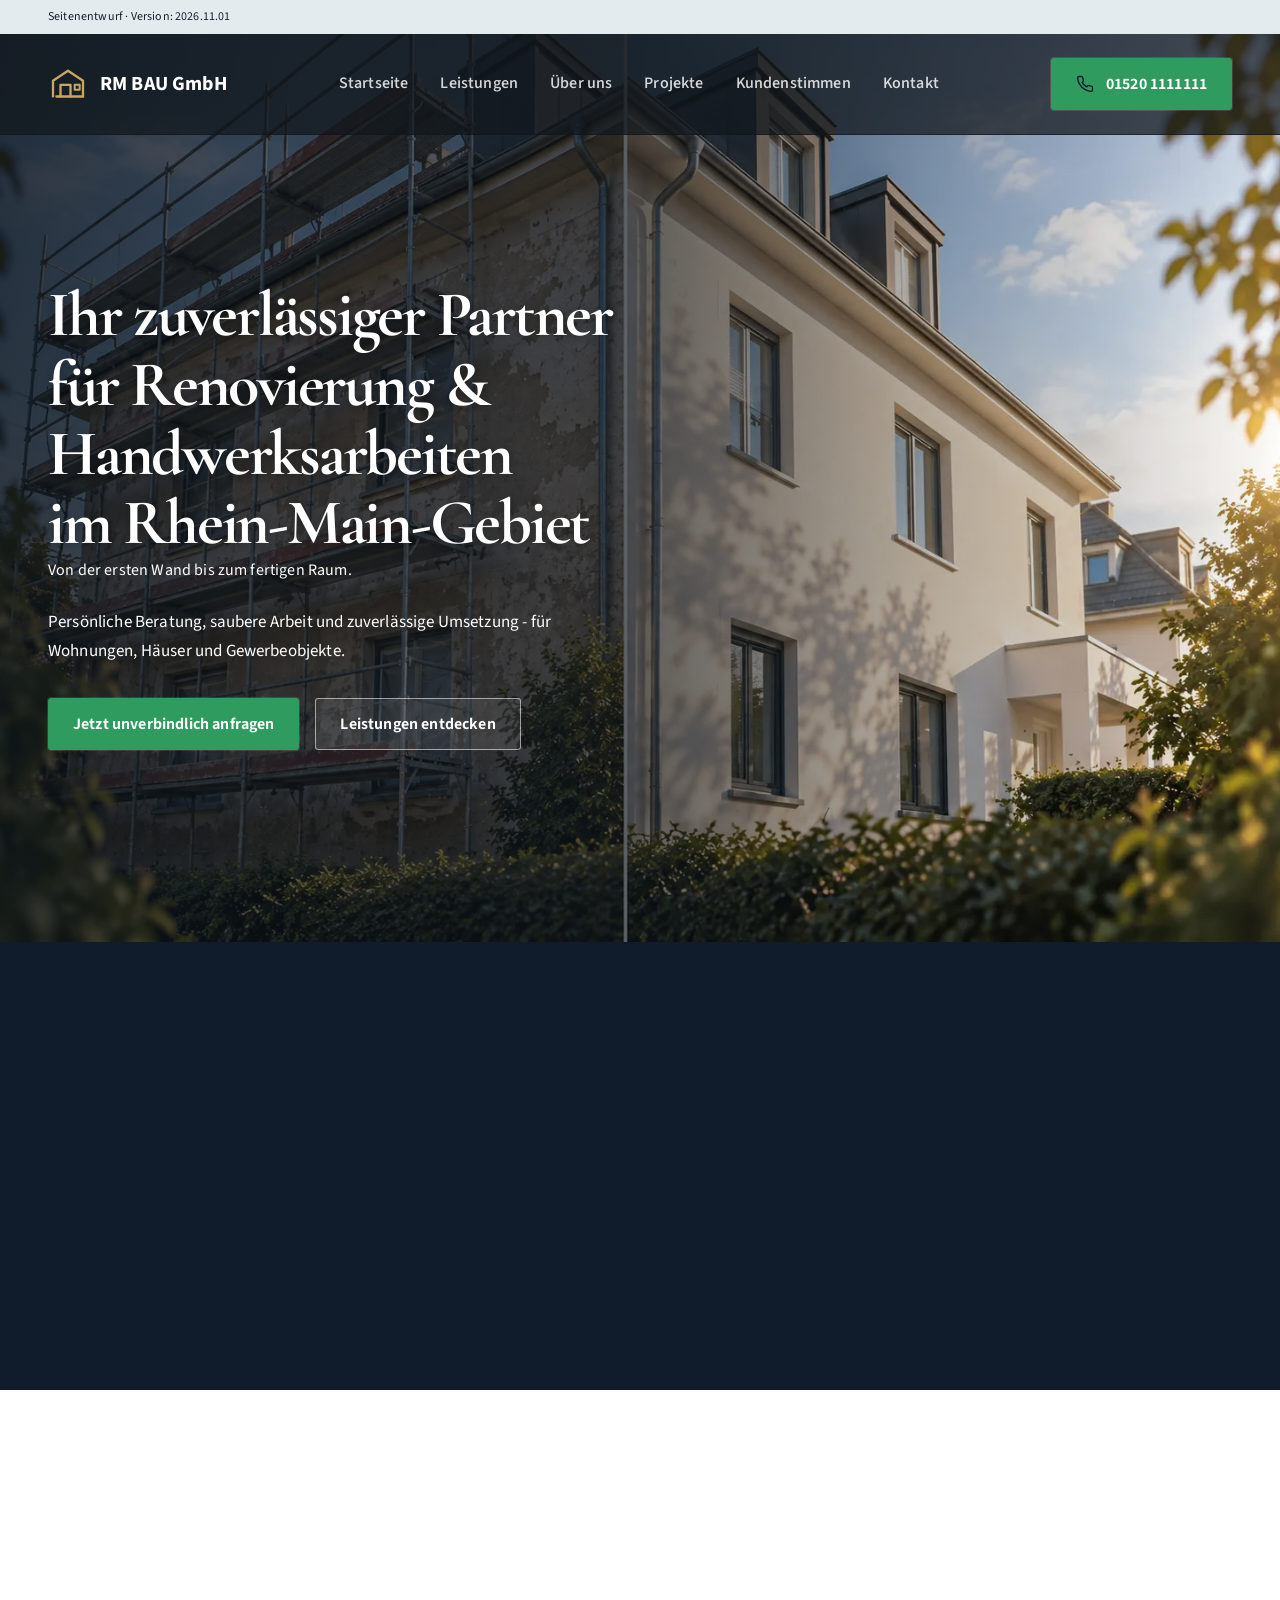
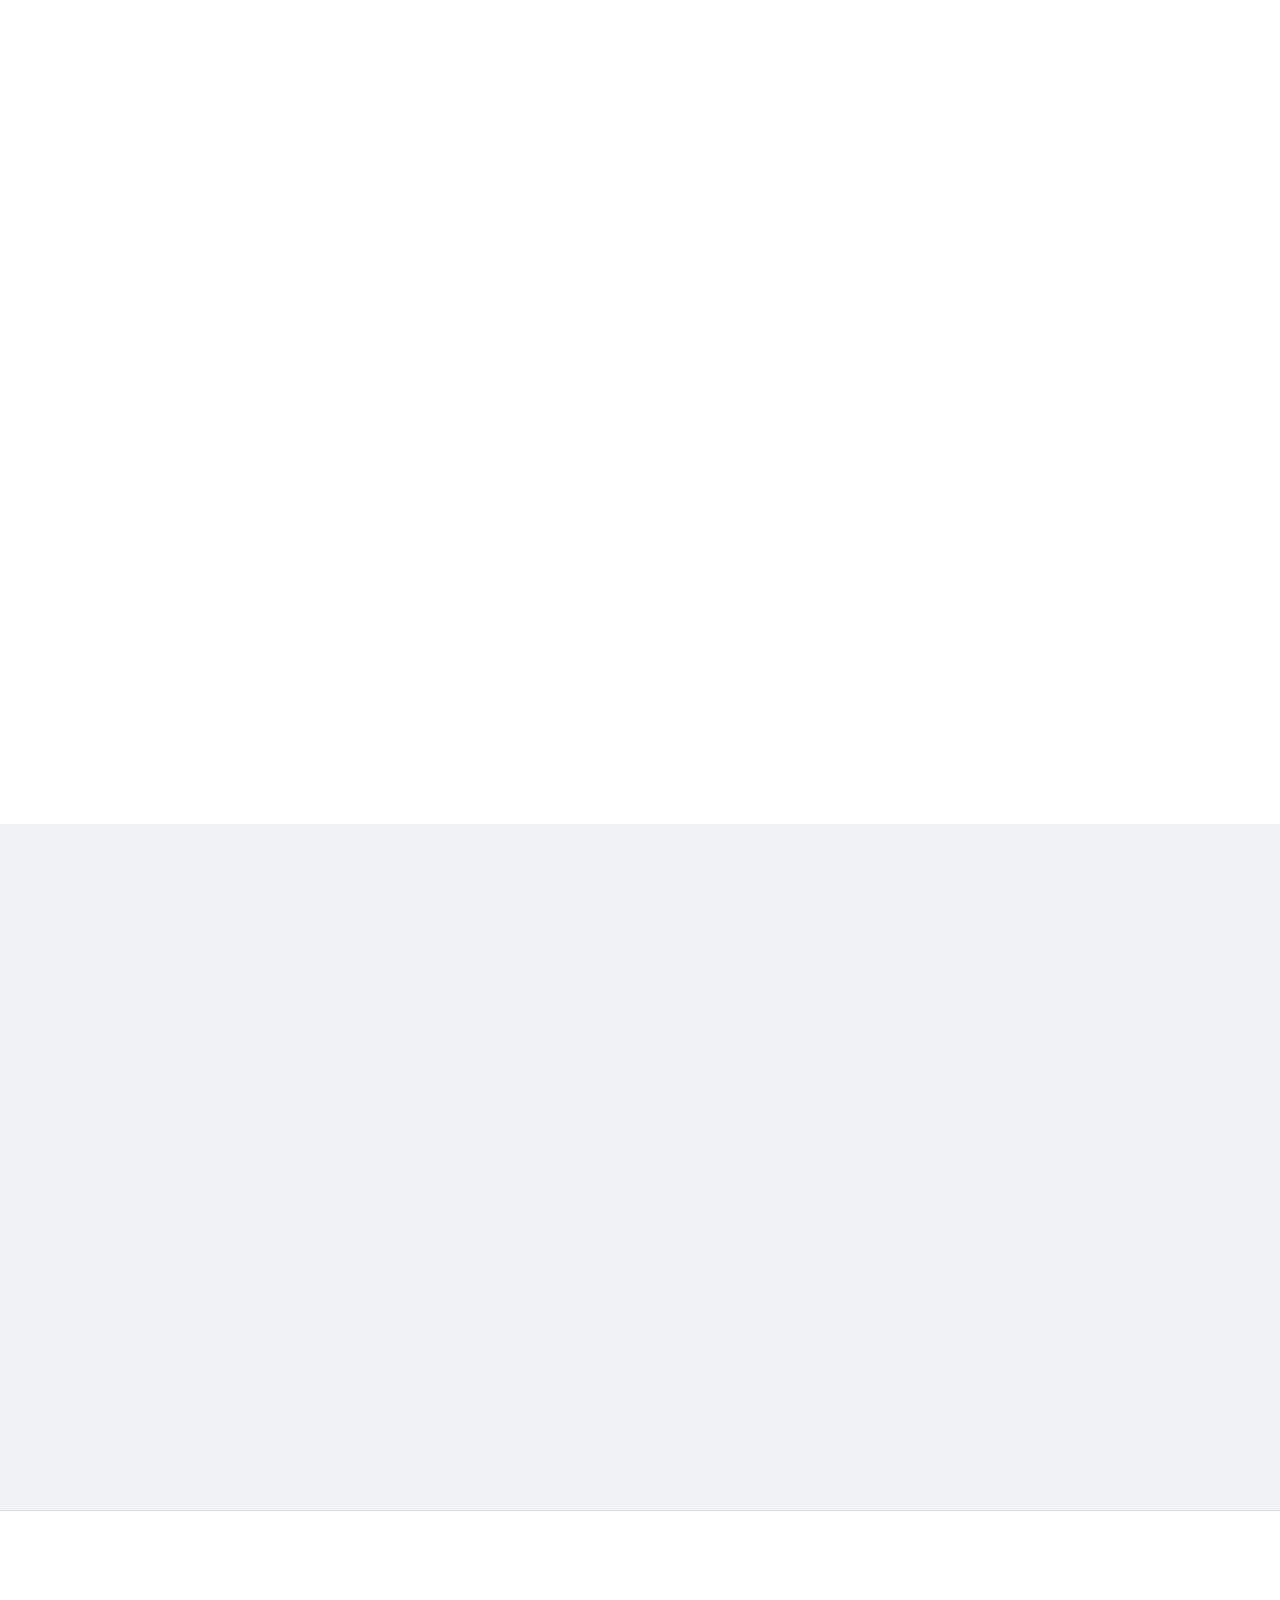
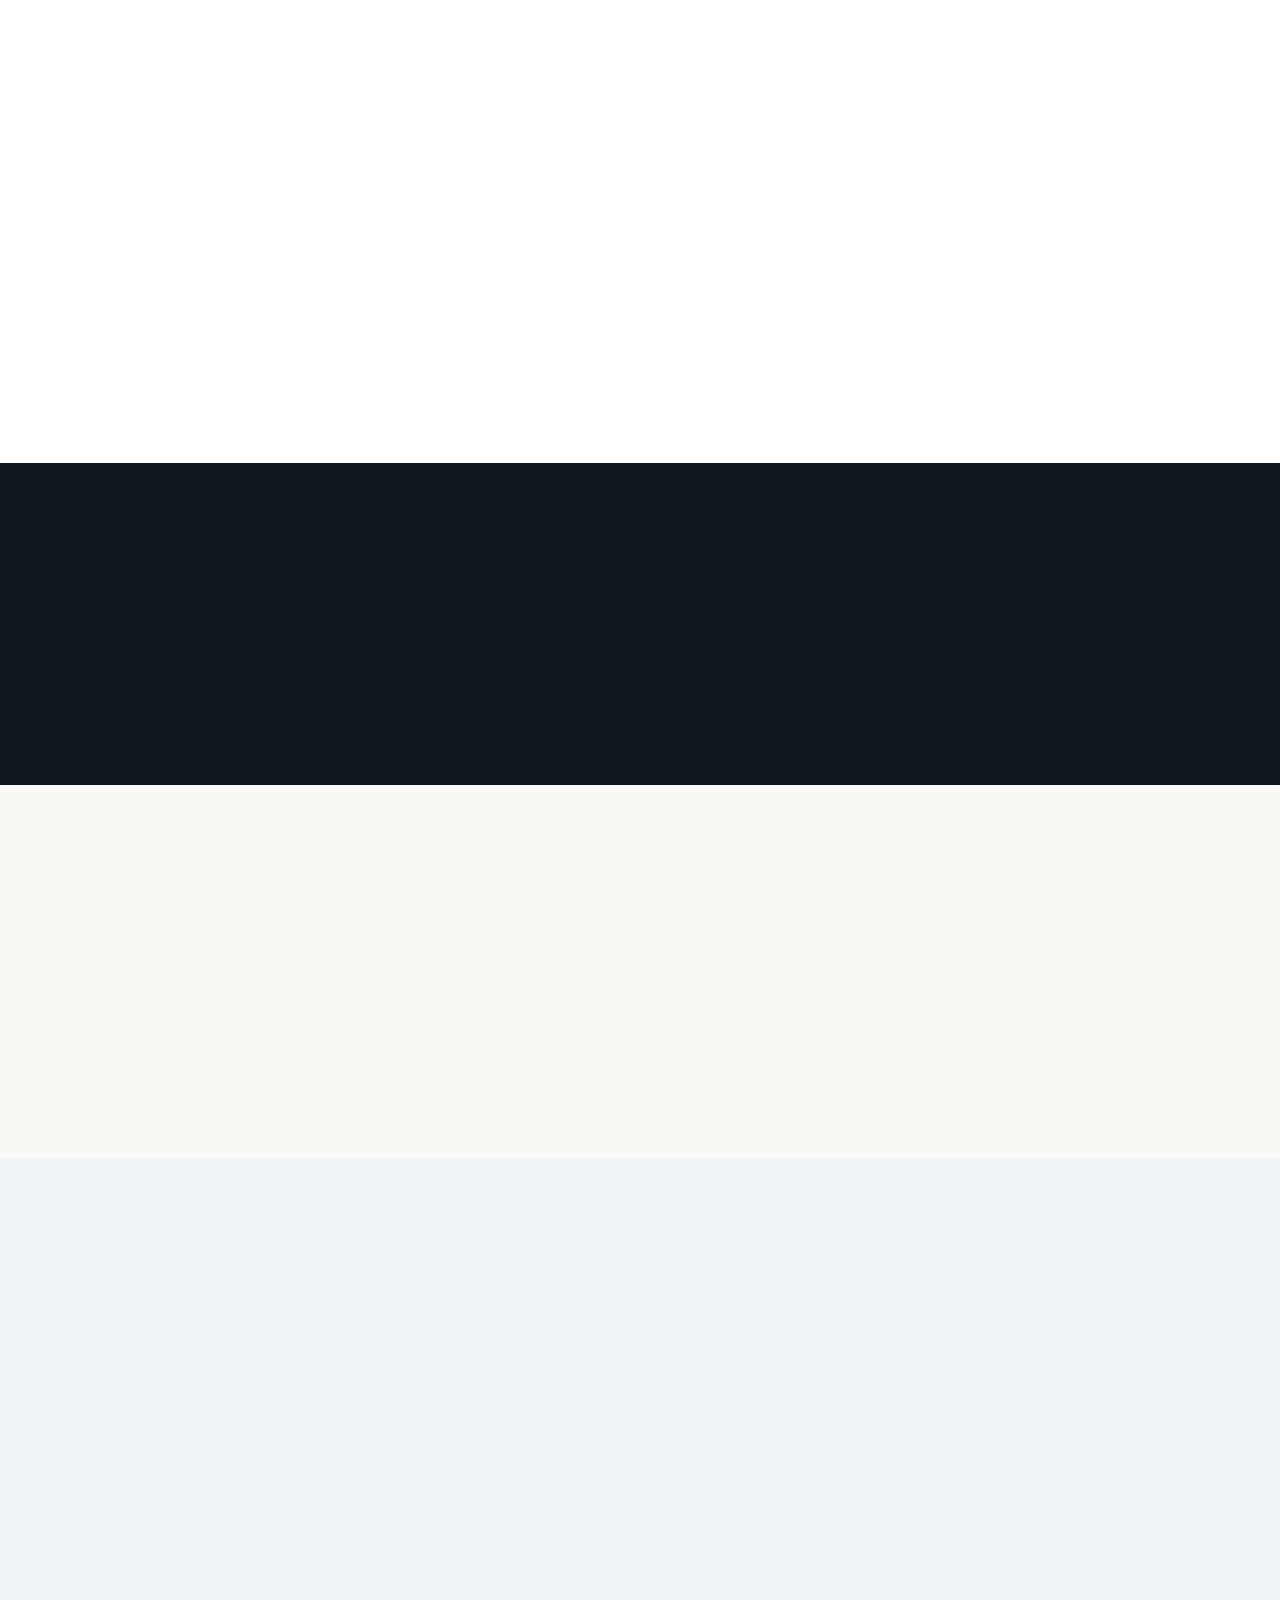
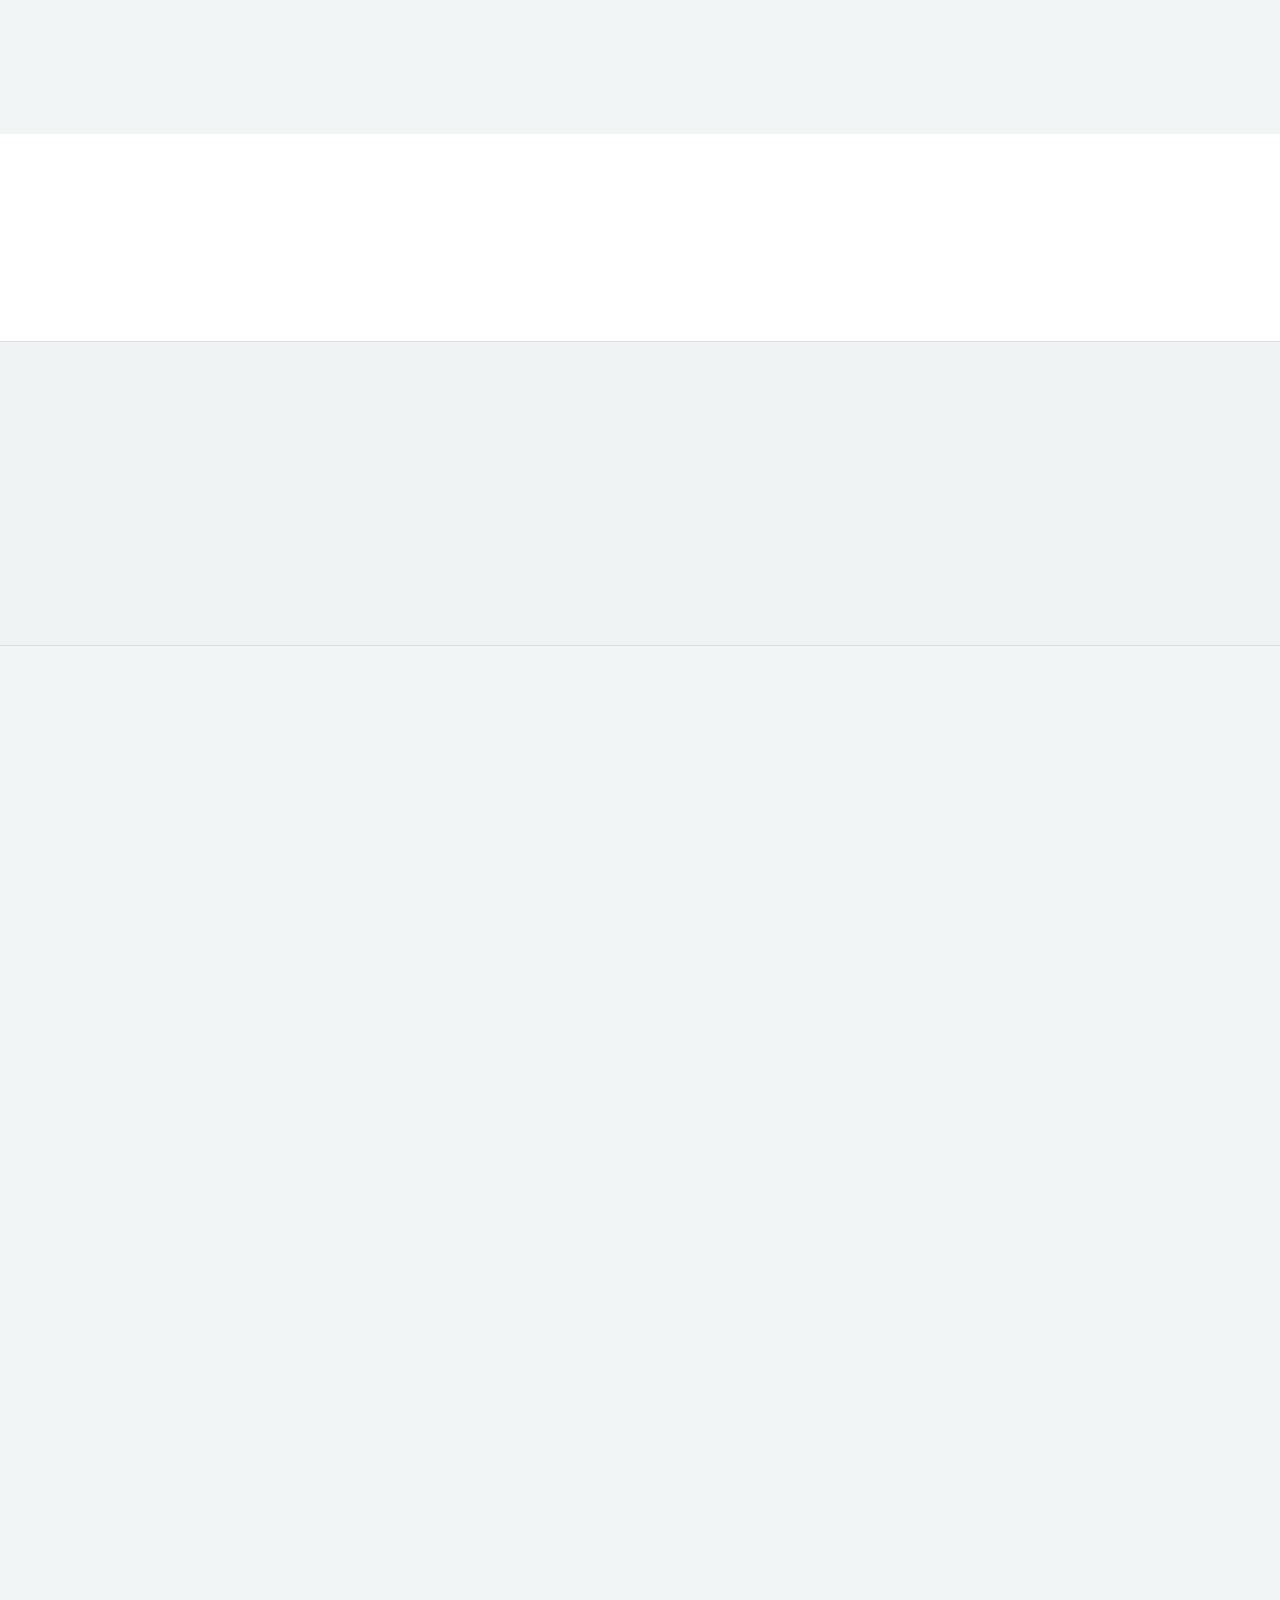
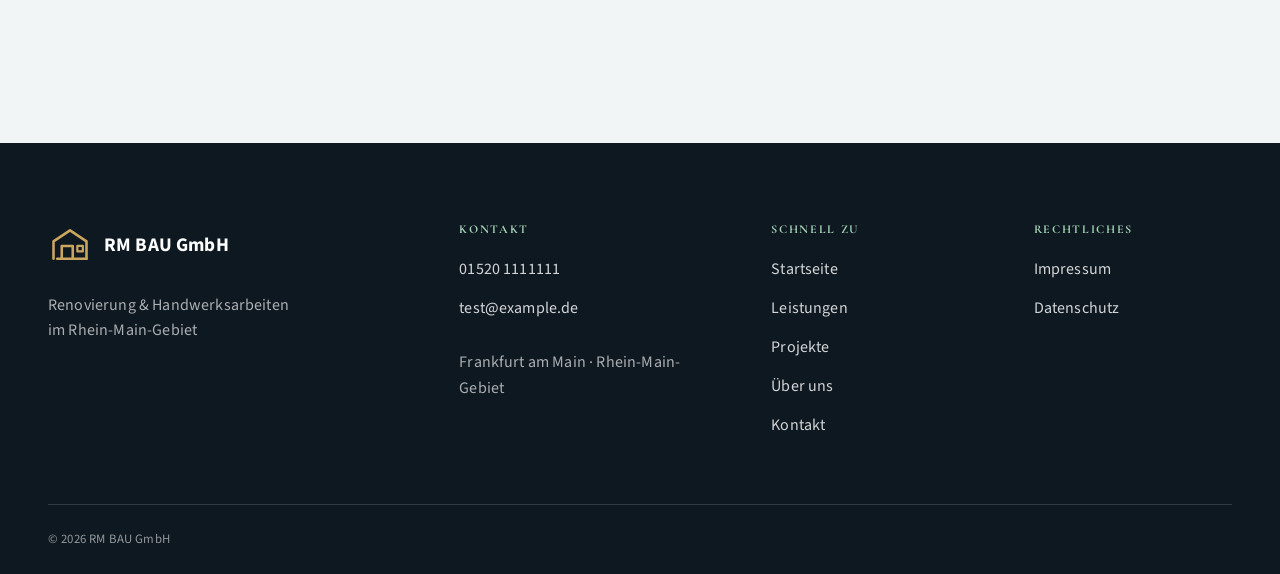
<file: public/index.html>
<!doctype html>
<html lang="de">
  <head>
    <meta charset="utf-8">
    <meta name="viewport" content="width=device-width, initial-scale=1">
    <meta name="description" content="RM BAU bietet Maler-, Putz-, Trockenbau-, Fliesen- und Fassadenarbeiten sowie Renovierungen im Rhein-Main-Gebiet an.">
    <meta name="robots" content="noindex, nofollow">

    <link rel="preconnect" href="https://fonts.googleapis.com">
    <link rel="preconnect" href="https://fonts.gstatic.com" crossorigin>
    <link
      href="https://fonts.googleapis.com/css2?family=Cormorant+Garamond:wght@500;600;700&family=Source+Sans+3:wght@400;500;600;700&display=swap"
      rel="stylesheet"
    >

    <title>RM BAU | Renovierung &amp; Handwerksarbeiten</title>
    <link rel="icon" href="data:,">
    <link rel="stylesheet" href="assets/css/variables.css">
    <link rel="stylesheet" href="assets/css/base.css">
    <link rel="stylesheet" href="assets/css/layout.css">
    <link rel="stylesheet" href="assets/css/components.css">
    <link rel="stylesheet" href="assets/css/sections/header.css">
    <link rel="stylesheet" href="assets/css/sections/hero.css">
    <link rel="stylesheet" href="assets/css/sections/advantages.css">
    <link rel="stylesheet" href="assets/css/sections/services.css">
    <link rel="stylesheet" href="assets/css/sections/projects.css">
    <link rel="stylesheet" href="assets/css/sections/project-cta.css">
    <link rel="stylesheet" href="assets/css/sections/process.css">
    <link rel="stylesheet" href="assets/css/sections/about.css">
    <link rel="stylesheet" href="assets/css/sections/request.css">
    <link rel="stylesheet" href="assets/css/sections/footer.css">
    <link rel="stylesheet" href="assets/css/scroll-reveal.css">
    <!-- Theme overrides must come last -->
    <link rel="stylesheet" href="assets/css/themes.css">
  </head>
  <body class="theme-builder">
    <a class="skip-link" href="#main-content">Zum Inhalt springen</a>

    <!-- Header / navigation -->
    <p class="preview-banner">
      <span class="container">Seitenentwurf · Version: 2026.11.01 </span>
    </p>
    <header class="site-header">
      <div class="container site-header__inner">
        <a class="site-name" href="#start">
          <img
            class="site-name__mark"
            src="assets/icons/company-mark.svg"
            alt=""
            aria-hidden="true"
          >
          <span class="site-name__text">
            <strong data-site="company-name"></strong>
          </span>
        </a>
        <nav class="site-nav" aria-label="Hauptnavigation">
          <ul class="nav-list">
            <li><a href="#start">Startseite</a></li>
            <li><a href="#services">Leistungen</a></li>
            <li><a href="#about">Über uns</a></li>
            <li><a href="#projects">Projekte</a></li>
            <li><a href="#reviews">Kundenstimmen</a></li>
            <li><a href="#contact">Kontakt</a></li>
          </ul>
        </nav>
        <a
          class="button button--primary site-header__cta"
          href="#"
          data-site-phone-link
        >
          <img
            class="icon"
            src="assets/icons/phone.svg"
            alt=""
            aria-hidden="true"
          >
          <span data-site="phone"></span>
        </a>
      </div>
    </header>

    <main id="main-content" tabindex="-1">
      <!-- Hero -->
      <section class="hero" id="start" aria-labelledby="hero-title">
        <!-- To try another stock photo, change only src. See assets/images/README.md. -->
        <img
          class="hero__image"
          src="assets/images/hero-before-after.webp"
          width="1920"
          height="1079"
          alt=""
          fetchpriority="high"
        >
        <div class="container hero__inner">
          <div class="hero__content">

  <h1 class="hero__title" id="hero-title">
    Ihr zuverlässiger Partner<br>
    für Renovierung &amp; Handwerksarbeiten<br> 
    im Rhein-Main-Gebiet
  </h1>

  <p class="hero__subtitle">
    Von der ersten Wand bis zum fertigen Raum.
  </p>

  <p class="hero__description">
    Persönliche Beratung, saubere Arbeit und 
    zuverlässige Umsetzung - für Wohnungen, 
    Häuser und Gewerbeobjekte.
  </p>

  <div class="hero__actions">
    <a class="button button--primary" href="#request">
      Jetzt unverbindlich anfragen
    </a>
              <a class="button button--outline" href="#services">Leistungen entdecken</a>
            </div>
          </div>
        </div>
      </section>

      <!-- Benefits -->
      <section class="advantages" id="benefits">
  <div class="container advantages__inner">

    <div class="advantages__intro">
      <h2 class="advantages__title">
        Ihre Vorteile bei einer Renovierung mit RM BAU
      </h2>

      <p class="advantages__description">
        Wir begleiten Ihr Projekt von der ersten Besichtigung
        bis zur fertigen Umsetzung – persönlich, transparent
        und zuverlässig.
      </p>
    </div>

    <button
      class="advantages__toggle"
      type="button"
      aria-expanded="false"
      aria-controls="advantages-list"
    >
      <span class="advantages__toggle-label">
        Alle Vorteile anzeigen
      </span>

      <span
        class="advantages__toggle-icon"
        aria-hidden="true"
      >
        ↓
      </span>
    </button>

    <div
      class="advantages__collapsible"
      id="advantages-list"
    >
      <div class="advantages__grid">

        <div class="advantage-item">
          <div class="advantage-item__icon">
            <img src="assets/icons/shield-check.svg" alt="">
          </div>

          <div>
            <h3>Zuverlässig &amp; termingerecht</h3>
            <p>Klare Absprachen und eine saubere Umsetzung.</p>
          </div>
        </div>

        <div class="advantage-item">
          <div class="advantage-item__icon">
            <img src="assets/icons/team.svg" alt="">
          </div>

          <div>
            <h3>Erfahrenes Team</h3>
            <p>Fachkräfte mit langjähriger Erfahrung.</p>
          </div>
        </div>

        <div class="advantage-item">
          <div class="advantage-item__icon">
            <img src="assets/icons/price.svg" alt="">
          </div>

          <div>
            <h3>Faire &amp; transparente Preise</h3>
            <p>Nachvollziehbare Angebote ohne versteckte Kosten.</p>
          </div>
        </div>

        <div class="advantage-item">
          <div class="advantage-item__icon">
            <img src="assets/icons/tools.svg" alt="">
          </div>

          <div>
            <h3>Alles aus einer Hand</h3>
            <p>Von einzelnen Arbeiten bis zur kompletten Renovierung.</p>
          </div>
        </div>

        <div class="advantage-item">
          <div class="advantage-item__icon">
            <img src="assets/icons/materials.svg" alt="">
          </div>

          <div>
            <h3>Hochwertige Materialien</h3>
            <p>Qualitätsmaterialien passend zu Ihrem Projekt.</p>
          </div>
        </div>

        <div class="advantage-item">
          <div class="advantage-item__icon">
            <img src="assets/icons/location.svg" alt="">
          </div>

          <div>
            <h3>Im Rhein-Main-Gebiet für Sie da</h3>
            <p>Frankfurt am Main, Offenbach, Wiesbaden und Umgebung.</p>
          </div>
        </div>

      </div>
    </div>

  </div>
</section>

      <!-- Services -->
      <section class="services" id="services" aria-labelledby="services-title">
  <div class="container">

    <div class="services__header">
      <div>
        <p class="services__eyebrow">Unsere Leistungen</p>

        <h2 class="services__title" id="services-title">
          Alles aus einer Hand.
        </h2>
      </div>

    </div>

    <div class="services__list">

      <article class="service-card">
        <img
          class="service-card__image"
          src="assets/images/services/painting.webp"
          alt="Malerarbeiten mit Farbroller"
          loading="lazy"
        >

        <h3>Malerarbeiten</h3>

        <p>
          Hochwertige Anstriche für Innen- und Außenbereiche.
        </p>

        <!-- Link to the Malerarbeiten detail page -->
        <a class="service-card__link" href="leistungen/malerarbeiten.html">
          Mehr entdecken <span aria-hidden="true">→</span>
        </a>
      </article>


      <article class="service-card">
        <img
          class="service-card__image"
          src="assets/images/services/plastering.webp"
          alt="Spachtel- und Putzarbeiten an einer Wand"
          loading="lazy"
        >

        <h3>Spachtel- &amp; Putzarbeiten</h3>

        <p>
          Glatte Wände und perfekte Oberflächen.
        </p>

        <a class="service-card__link" href="leistungen/spachtel-putzarbeiten.html">
          Mehr entdecken <span aria-hidden="true">→</span>
        </a>
      </article>


      <article class="service-card">
        <img
          class="service-card__image"
          src="assets/images/services/drywall.webp"
          alt="Innenraum während des Trockenbaus"
          loading="lazy"
        >

        <h3>Trockenbau &amp; Innenausbau</h3>

        <p>
          Moderne Raumgestaltung mit System.
        </p>

        <a class="service-card__link" href="leistungen/trockenbau-innenausbau.html">
          Mehr entdecken <span aria-hidden="true">→</span>
        </a>
      </article>

      <!-- Fliesenarbeiten -->
<article class="service-card">
  <img
    class="service-card__image"
    src="assets/images/services/tiling.webp"
    alt="Fachkraft verlegt Bodenfliesen"
    loading="lazy"
  >

  <h3>Fliesenarbeiten</h3>

  <p>
    Sorgfältig verlegte Wand- und Bodenfliesen
    für ein stimmiges Raumgefühl.
  </p>

  <a class="service-card__link" href="leistungen/fliesenarbeiten.html">
    Mehr entdecken <span aria-hidden="true">→</span>
  </a>
</article>

      <article class="service-card">
        <img
          class="service-card__image"
          src="assets/images/services/facade.webp"
          alt="Fassade eines Wohnhauses"
          loading="lazy"
        >

        <h3>Fassadenarbeiten</h3>

        <p>
          Schutz und neue Optik für Ihr Gebäude.
        </p>

        <a class="service-card__link" href="leistungen/fassadenarbeiten.html">
          Mehr entdecken <span aria-hidden="true">→</span>
        </a>
      </article>


      <article class="service-card">
        <img
          class="service-card__image"
          src="assets/images/services/renovation.webp"
          alt="Modern renoviertes Badezimmer"
          loading="lazy"
        >

        <h3>Renovierung</h3>

        <p>
          Frische Oberflächen und neue Raumgestaltung
          für Wohnungen, Häuser und Gewerberäume.
        </p>

        <a class="service-card__link" href="leistungen/renovierung.html">
          Mehr entdecken <span aria-hidden="true">→</span>
        </a>
      </article>

    </div>

  </div>
</section>

      <!-- Projects -->
      <section class="section section--muted" id="projects" aria-labelledby="projects-title">
        <div class="container stack">
          <h2 id="projects-title">Unsere Projekte</h2>
          <section class="projects__category" aria-labelledby="projects-facades-title">
            <h3 class="projects__category-title" id="projects-facades-title">Fassadenarbeiten</h3>
            <div class="projects__grid">
              <article class="project-card project-card--facade" data-project-name="Fassadensanierung 01">
                <button
                  class="project-card__toggle"
                  type="button"
                  aria-label="Fassadensanierung 01: Nachher. Vorher ansehen."
                  disabled
                >
                  <span class="project-card__inner">
                    <span class="project-card__face project-card__face--after" aria-hidden="false">
                      <img
                        class="project-card__image project-card__image--after"
                        src="assets/images/projects/facade-after.webp"
                        alt="Fassade nach der Sanierung"
                        loading="lazy"
                        decoding="async"
                      >
                      <span class="project-card__label">Nachher</span>
                      <span class="project-card__hint">Vorher ansehen <span aria-hidden="true">↻</span></span>
                    </span>
                    <span class="project-card__face project-card__face--before" aria-hidden="true">
                      <img
                        class="project-card__image project-card__image--before"
                        src="assets/images/projects/facade-before.webp"
                        alt="Fassade vor der Sanierung"
                        loading="lazy"
                        decoding="async"
                      >
                      <span class="project-card__label">Vorher</span>
                      <span class="project-card__hint">Nachher ansehen <span aria-hidden="true">↻</span></span>
                    </span>
                  </span>
                </button>
              </article>

              <article class="project-card project-card--facade0" data-project-name="Fassadensanierung 02">
                <button
                  class="project-card__toggle"
                  type="button"
                  aria-label="Fassadensanierung 02: Nachher. Vorher ansehen."
                  disabled
                >
                  <span class="project-card__inner">
                    <span class="project-card__face project-card__face--after" aria-hidden="false">
                      <img
                        class="project-card__image project-card__image--after"
                        src="assets/images/projects/facade0-after.webp"
                        alt="Fassade nach der Sanierung"
                        loading="lazy"
                        decoding="async"
                      >
                      <span class="project-card__label">Nachher</span>
                      <span class="project-card__hint">Vorher ansehen <span aria-hidden="true">↻</span></span>
                    </span>
                    <span class="project-card__face project-card__face--before" aria-hidden="true">
                      <img
                        class="project-card__image project-card__image--before"
                        src="assets/images/projects/facade0-before.webp"
                        alt="Fassade vor der Sanierung"
                        loading="lazy"
                        decoding="async"
                      >
                      <span class="project-card__label">Vorher</span>
                      <span class="project-card__hint">Nachher ansehen <span aria-hidden="true">↻</span></span>
                    </span>
                  </span>
                </button>
              </article>
            </div>
          </section>
        </div>
      </section>


<!-- Project 03: Stuckarbeiten / Fassadendetail -->
<article
  class="project-card"
  data-project-name="Fassadenornament 03"
>
  <button
    class="project-card__toggle"
    type="button"
    aria-label="Fassadenornament 03: Nachher. Vorher ansehen."
    disabled
  >
    <span class="project-card__inner">

      <!-- AFTER: Finished work -->
      <span
        class="project-card__face project-card__face--after"
        aria-hidden="false"
      >
        <img
          class="project-card__image project-card__image--after"
          src="assets/images/projects/facade-stuck-after.webp"
          alt="Aufgearbeitetes Fassadenornament"
          loading="lazy"
          decoding="async"
        >

        <span class="project-card__label">
          Nachher
        </span>

        <span class="project-card__hint">
          Vorher ansehen
          <span aria-hidden="true">↻</span>
        </span>
      </span>

      <!-- BEFORE: Original condition -->
      <span
        class="project-card__face project-card__face--before"
        aria-hidden="true"
      >
        <img
          class="project-card__image project-card__image--before"
          src="assets/images/projects/facade-stuck-before.webp"
          alt="Fassadenornament mit beschädigter Oberfläche"
          loading="lazy"
          decoding="async"
        >

        <span class="project-card__label">
          Vorher
        </span>

        <span class="project-card__hint">
          Nachher ansehen
          <span aria-hidden="true">↻</span>
        </span>
      </span>

    </span>
  </button>
</article>


      <!-- Project CTA -->
<section class="project-cta" aria-labelledby="project-cta-title">
  <div class="container project-cta__inner">

    <div class="project-cta__content">
      <p class="project-cta__eyebrow">
        Ihr Projekt
      </p>

      <h2 class="project-cta__title" id="project-cta-title">
        Sie haben ein Projekt im Kopf?
      </h2>

      <p class="project-cta__description">
        Erzählen Sie uns kurz, was Sie vorhaben.
        Die Anfrage dauert weniger als eine Minute –
        wir melden uns persönlich bei Ihnen.
      </p>
    </div>

    <div class="project-cta__actions">
      <a class="button button--primary" href="#request">
        Jetzt beraten lassen
      </a>

      <a
          class="button button--primary site-header__cta"
          href="#"
          data-site-phone-link
        >
          <img
            class="icon"
            src="assets/icons/phone.svg"
            alt=""
            aria-hidden="true"
          >
          <span data-site="phone"></span>
        </a>
    </div>

  </div>
</section>

<!-- Process -->
<section class="process" id="process" aria-labelledby="process-title">
  <div class="container">

    <div class="process__header">
      <p class="process__eyebrow">
        So läuft Ihr Projekt mit uns ab
      </p>

      <h2 class="process__title" id="process-title">
        Einfach. Transparent. Stressfrei.
      </h2>
    </div>

    <div class="process__steps">

      <article class="process-step">
        <span class="process-step__number">01</span>
        <div>
          <h3>Besichtigung &amp; Beratung</h3>
          <p>
            Wir schauen uns Ihr Projekt vor Ort an
            und besprechen Ihre Wünsche.
          </p>
        </div>
      </article>

      <article class="process-step">
        <span class="process-step__number">02</span>
        <div>
          <h3>Angebot</h3>
          <p>
            Sie erhalten ein klares und nachvollziehbares
            Angebot für Ihr Vorhaben.
          </p>
        </div>
      </article>

      <article class="process-step">
        <span class="process-step__number">03</span>
        <div>
          <h3>Ausführung</h3>
          <p>
            Unsere Fachkräfte setzen Ihr Projekt
            zuverlässig und sauber um.
          </p>
        </div>
      </article>

      <article class="process-step">
        <span class="process-step__number">04</span>
        <div>
          <h3>Abnahme</h3>
          <p>
            Gemeinsam prüfen wir das Ergebnis
            und schließen das Projekt ab.
          </p>
        </div>
      </article>

    </div>

  </div>
</section>

      <!-- About -->
<section class="about" id="about" aria-labelledby="about-title">
  <div class="container about__inner">

    <div class="about__content">
      <p class="about__eyebrow">
        Über uns
      </p>

      <h2 class="about__title" id="about-title">
        Regionale Profis.<br>
        Große Verantwortung.
      </h2>

      <p class="about__description">
        Wir sind ein regionales Bauunternehmen mit Leidenschaft für Handwerksarbeit. 
        Persönlich, zuverlässig und immer mit einem offenen Ohr für Ihre Wünsche.
      </p>

      <p class="about__description">
        Bei uns haben Sie direkte Ansprechpartner und kurze Wege –
        vom ersten Gespräch bis zum fertigen Projekt.
      </p>

      <a class="button button--secondary" href="#contact">
        Kontakt aufnehmen
      </a>
    </div>

    <div class="about__media">
  <img
    class="about__mark"
    src="assets/icons/company-mark.svg"
    alt=""
    aria-hidden="true"
  >

  <p class="about__media-label">Regional für Sie da</p>

  <strong>Rhein-Main-Gebiet</strong>

  <p>
    Frankfurt am Main · Offenbach · Wiesbaden<br>
    und Umgebung
  </p>
</div>

  </div>
</section>

      

      <!-- Reviews -->
      <section class="section" id="reviews" aria-labelledby="reviews-title">
        <div class="container stack">
          <h2 id="reviews-title">Kundenstimmen</h2>
          <p class="text-width">Hier ist Platz für echte Kundenbewertungen, sobald diese vorliegen.</p>
        </div>
      </section>

      <!-- Service area / contact -->
      <section class="section section--muted" id="contact" aria-labelledby="contact-title">
        <div class="container stack">
          <h2 id="contact-title">Einsatzgebiet &amp; Kontakt</h2>
          <p class="text-width">Region, Anschrift, Telefonnummer und E-Mail-Adresse werden nach Bestätigung ergänzt.</p>
          <div class="cluster">
            <a class="button button--secondary" href="#request">Zum Anfragebereich</a>
          </div>
        </div>
      </section>

      <!-- Request form: interface and submission are added in later steps. -->
      <!-- Request form -->
<section class="request" id="request" aria-labelledby="request-title">
  <div class="container request__inner">

    <div class="request__intro">
      <p class="request__eyebrow">JETZT KOSTENLOSES ANGEBOT ANFORDERN</p>

      <h2 class="request__title" id="request-title">
        Erzählen Sie uns von Ihrem Projekt.
      </h2>

      <p class="request__description">
        Ein paar kurze Angaben reichen für den Anfang.
        Wir melden uns persönlich bei Ihnen zurück.
      </p>

      <img
  class="request__image"
  src="assets/images/request/renovation-work.webp"
  alt=""
  loading="lazy"
>

    </div>

    <form class="request-form">

      <div class="request-form__grid">

        <div class="form-field">
          <label for="name">Name *</label>
          <input
            id="name"
            name="name"
            type="text"
            autocomplete="name"
            placeholder="Ihr Name"
            required
          >
        </div>

        <div class="form-field">
          <label for="phone">
            Telefon 
            <span class="form-field__optional">optional</span>
          </label>
          <input
            id="phone"
            name="phone"
            type="tel"
            autocomplete="tel"
            placeholder="Ihre Telefonnummer"
          >
        </div>

        <div class="form-field">
          <label for="email">E-Mail *</label>
          <input
            id="email"
            name="email"
            type="email"
            autocomplete="email"
            placeholder="Ihre E-Mail-Adresse"
            required
          >
        </div>

        <div class="form-field">
          <label for="postal-code">
            PLZ
            <span class="form-field__optional">optional</span>
          </label>
          <input
            id="postal-code"
            name="postalCode"
            type="text"
            inputmode="numeric"
            autocomplete="postal-code"
            placeholder="z. B. 60311"
          >
        </div>

        <div class="form-field form-field--full">
          <label for="service">Worum geht es?</label>

          <select id="service" name="service">
            <option value="">Bitte auswählen</option>
            <option value="painting">Malerarbeiten</option>
            <option value="plastering">Spachtel- &amp; Putzarbeiten</option>
            <option value="drywall">Trockenbau &amp; Innenausbau</option>
            <option value="tiling">Fliesenarbeiten</option>
            <option value="facade">Fassadenarbeiten</option>
            <option value="renovation">Renovierung</option>
            <option value="other">Sonstiges</option>
          </select>
        </div>

        <div class="form-field form-field--full">
          <label for="message">
            Erzählen Sie uns kurz von Ihrem Projekt
          </label>

          <textarea
            id="message"
            name="message"
            rows="6"
            placeholder="Beschreiben Sie kurz Ihr Projekt?"
          ></textarea>
        </div>

        <div class="form-field form-field--full">
          <label for="photos">
            Fotos hinzufügen
            <span class="form-field__optional">optional</span>
          </label>

          <input
            id="photos"
            name="photos"
            type="file"
            accept="image/*"
            multiple
          >

          <small>
            Sie können mehrere Fotos Ihres Projekts auswählen.
          </small>
        </div>

      </div>

      <label class="form-check">
        <input type="checkbox" name="privacy">

        <span>
          Ich habe die
          <a href="datenschutz.html">Datenschutzerklärung</a>
          gelesen.
        </span>
      </label>

      <div class="request-form__footer">
        <button class="button button--primary" type="button">
          Anfrage senden
        </button>

        <p>
          Unverbindlich und kostenlos.
        </p>
      </div>

    </form>

  </div>
</section>
    </main>

    <!-- Footer -->
      <footer class="site-footer">
  <div class="container site-footer__grid">

    <div class="site-footer__brand">
      <a class="site-footer__logo" href="#start">
        <img
          class="site-footer__mark"
          src="assets/icons/company-mark.svg"
          alt=""
          aria-hidden="true"
        >

        <strong data-site="company-name"></strong>
      </a>

      <p>
        Renovierung &amp; Handwerksarbeiten<br>
        im Rhein-Main-Gebiet
      </p>
    </div>


    <div class="site-footer__column">
      <h2>Kontakt</h2>

      <a href="#" data-site-phone-link>
        <span data-site="phone"></span>
      </a>

      <a href="#" data-site-email-link>
        <span data-site="email"></span>
      </a>

      <p>Frankfurt am Main · Rhein-Main-Gebiet</p>
    </div>


    <div class="site-footer__column">
      <h2>Schnell zu</h2>

      <a href="#start">Startseite</a>
      <a href="#services">Leistungen</a>
      <a href="#projects">Projekte</a>
      <a href="#about">Über uns</a>
      <a href="#contact">Kontakt</a>
    </div>


    <div class="site-footer__column">
      <h2>Rechtliches</h2>

      <a href="impressum.html">Impressum</a>
      <a href="datenschutz.html">Datenschutz</a>
    </div>

  </div>

  <div class="container site-footer__bottom">
    <p>
      © <span data-site="year"></span>
      <span data-site="company-name"></span>
    </p>

  </div>
</footer>

  <script src="assets/js/site-data.js"></script>
  <script src="assets/js/advantages-toggle.js"></script>
  <script src="assets/js/projects-flip.js"></script>
  <script src="assets/js/scroll-reveal.js"></script>
</body>
</html>
</file>
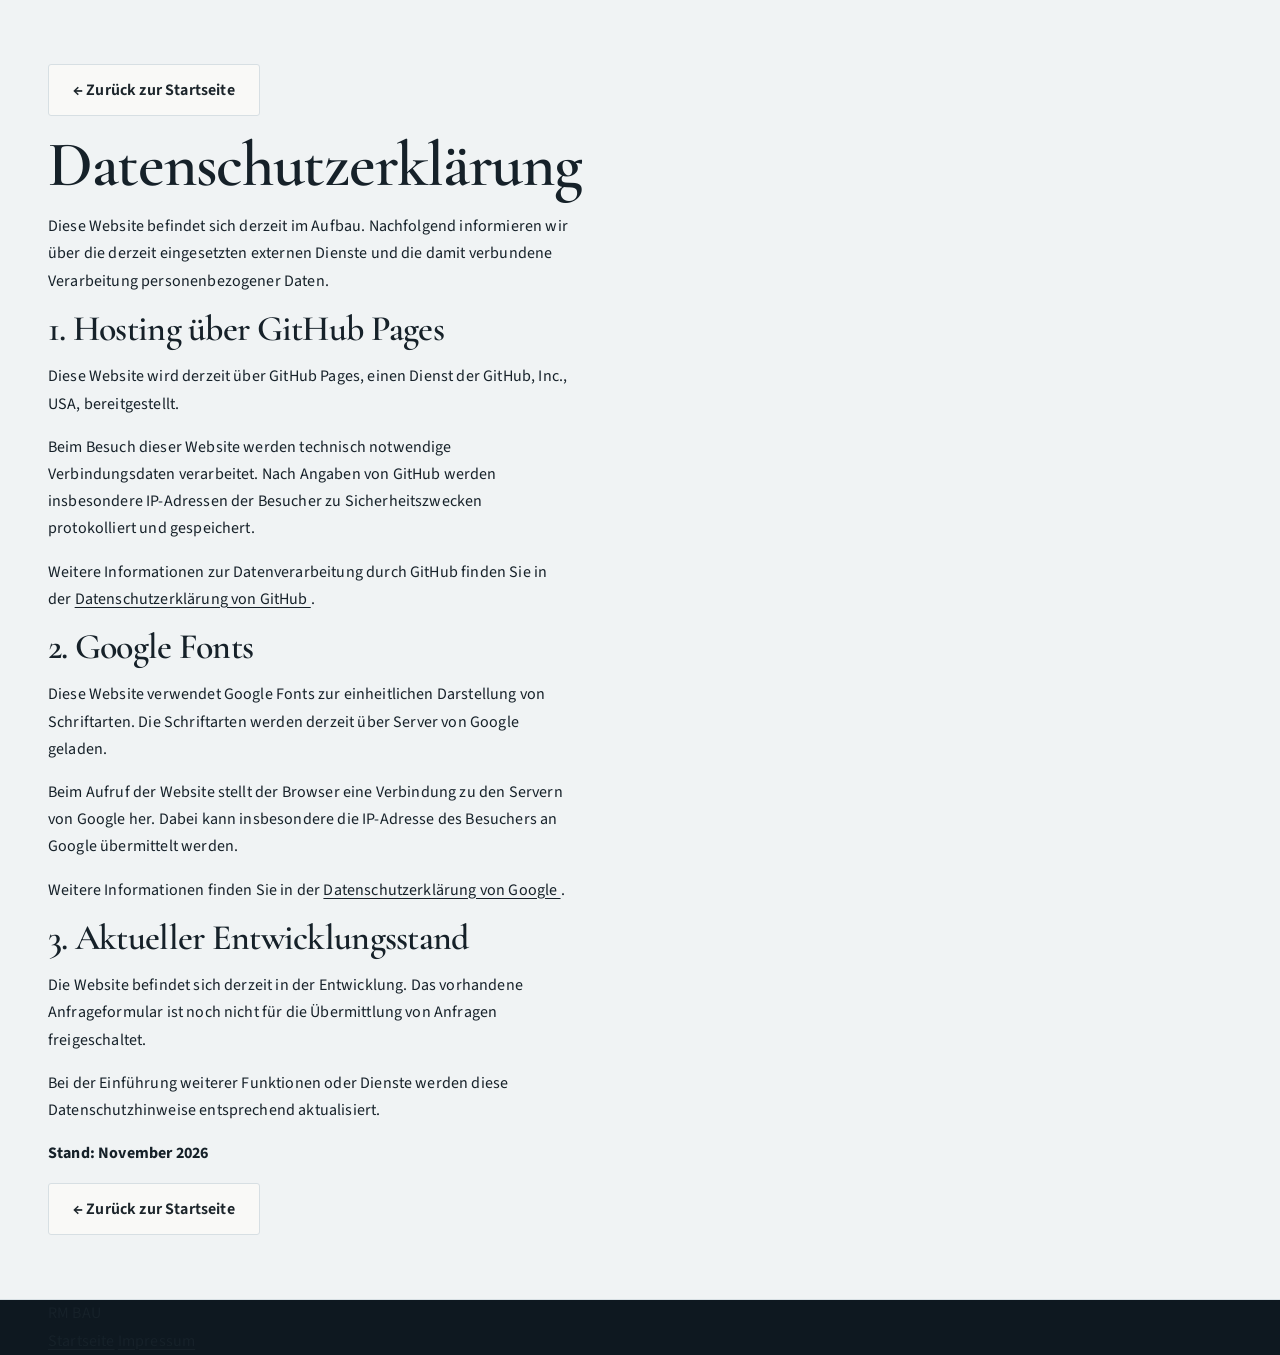
<file: public/datenschutz.html>
<!doctype html>
<html lang="de">
<head>
  <meta charset="utf-8">
  <meta name="viewport" content="width=device-width, initial-scale=1">

  <meta
    name="description"
    content="Datenschutzhinweise der Website RM BAU."
  >
  <meta name="robots" content="noindex, nofollow">

  <title>Datenschutz | RM BAU</title>

  <!-- Google Fonts -->
  <link rel="preconnect" href="https://fonts.googleapis.com">
  <link rel="preconnect" href="https://fonts.gstatic.com" crossorigin>
  <link
    href="https://fonts.googleapis.com/css2?family=Cormorant+Garamond:wght@500;600;700&family=Source+Sans+3:wght@400;500;600;700&display=swap"
    rel="stylesheet"
  >

  <!-- Existing website styles -->
  <link rel="stylesheet" href="assets/css/variables.css">
  <link rel="stylesheet" href="assets/css/base.css">
  <link rel="stylesheet" href="assets/css/layout.css">
  <link rel="stylesheet" href="assets/css/components.css">
  <link rel="stylesheet" href="assets/css/themes.css">
</head>

<body class="theme-builder">

  <a class="skip-link" href="#main-content">
    Zum Inhalt springen
  </a>

  <main id="main-content" tabindex="-1">

    <section class="section section--muted">
      <div class="container stack">

        <a class="button button--secondary" href="index.html">
          &larr; Zurück zur Startseite
        </a>

        <h1>Datenschutzerklärung</h1>

        <p class="text-width">
          Diese Website befindet sich derzeit im Aufbau.
          Nachfolgend informieren wir über die derzeit
          eingesetzten externen Dienste und die damit
          verbundene Verarbeitung personenbezogener Daten.
        </p>

        <!-- Hosting -->
        <h2>1. Hosting über GitHub Pages</h2>

        <p class="text-width">
          Diese Website wird derzeit über GitHub Pages,
          einen Dienst der GitHub, Inc., USA, bereitgestellt.
        </p>

        <p class="text-width">
          Beim Besuch dieser Website werden technisch
          notwendige Verbindungsdaten verarbeitet.
          Nach Angaben von GitHub werden insbesondere
          IP-Adressen der Besucher zu Sicherheitszwecken
          protokolliert und gespeichert.
        </p>

        <p class="text-width">
          Weitere Informationen zur Datenverarbeitung
          durch GitHub finden Sie in der
          <a
            href="https://docs.github.com/en/site-policy/privacy-policies/github-general-privacy-statement"
            target="_blank"
            rel="noopener noreferrer"
          >
            Datenschutzerklärung von GitHub
          </a>.
        </p>

        <!-- Google Fonts -->
        <h2>2. Google Fonts</h2>

        <p class="text-width">
          Diese Website verwendet Google Fonts zur
          einheitlichen Darstellung von Schriftarten.
          Die Schriftarten werden derzeit über Server
          von Google geladen.
        </p>

        <p class="text-width">
          Beim Aufruf der Website stellt der Browser
          eine Verbindung zu den Servern von Google her.
          Dabei kann insbesondere die IP-Adresse des
          Besuchers an Google übermittelt werden.
        </p>

        <p class="text-width">
          Weitere Informationen finden Sie in der
          <a
            href="https://policies.google.com/privacy"
            target="_blank"
            rel="noopener noreferrer"
          >
            Datenschutzerklärung von Google
          </a>.
        </p>

        <!-- Current development status -->
        <h2>3. Aktueller Entwicklungsstand</h2>

        <p class="text-width">
          Die Website befindet sich derzeit in der
          Entwicklung. Das vorhandene Anfrageformular
          ist noch nicht für die Übermittlung von
          Anfragen freigeschaltet.
        </p>

        <p class="text-width">
          Bei der Einführung weiterer Funktionen oder
          Dienste werden diese Datenschutzhinweise
          entsprechend aktualisiert.
        </p>

        <p class="text-width">
          <strong>Stand: November 2026</strong>
        </p>

        <a class="button button--secondary" href="index.html">
          &larr; Zurück zur Startseite
        </a>

      </div>
    </section>

  </main>

  <footer class="site-footer">
    <div class="container site-footer__bottom">
      <p>RM BAU</p>
      <a href="index.html">Startseite</a>
      <a href="impressum.html">Impressum</a>
    </div>
  </footer>

</body>
</html>
</file>
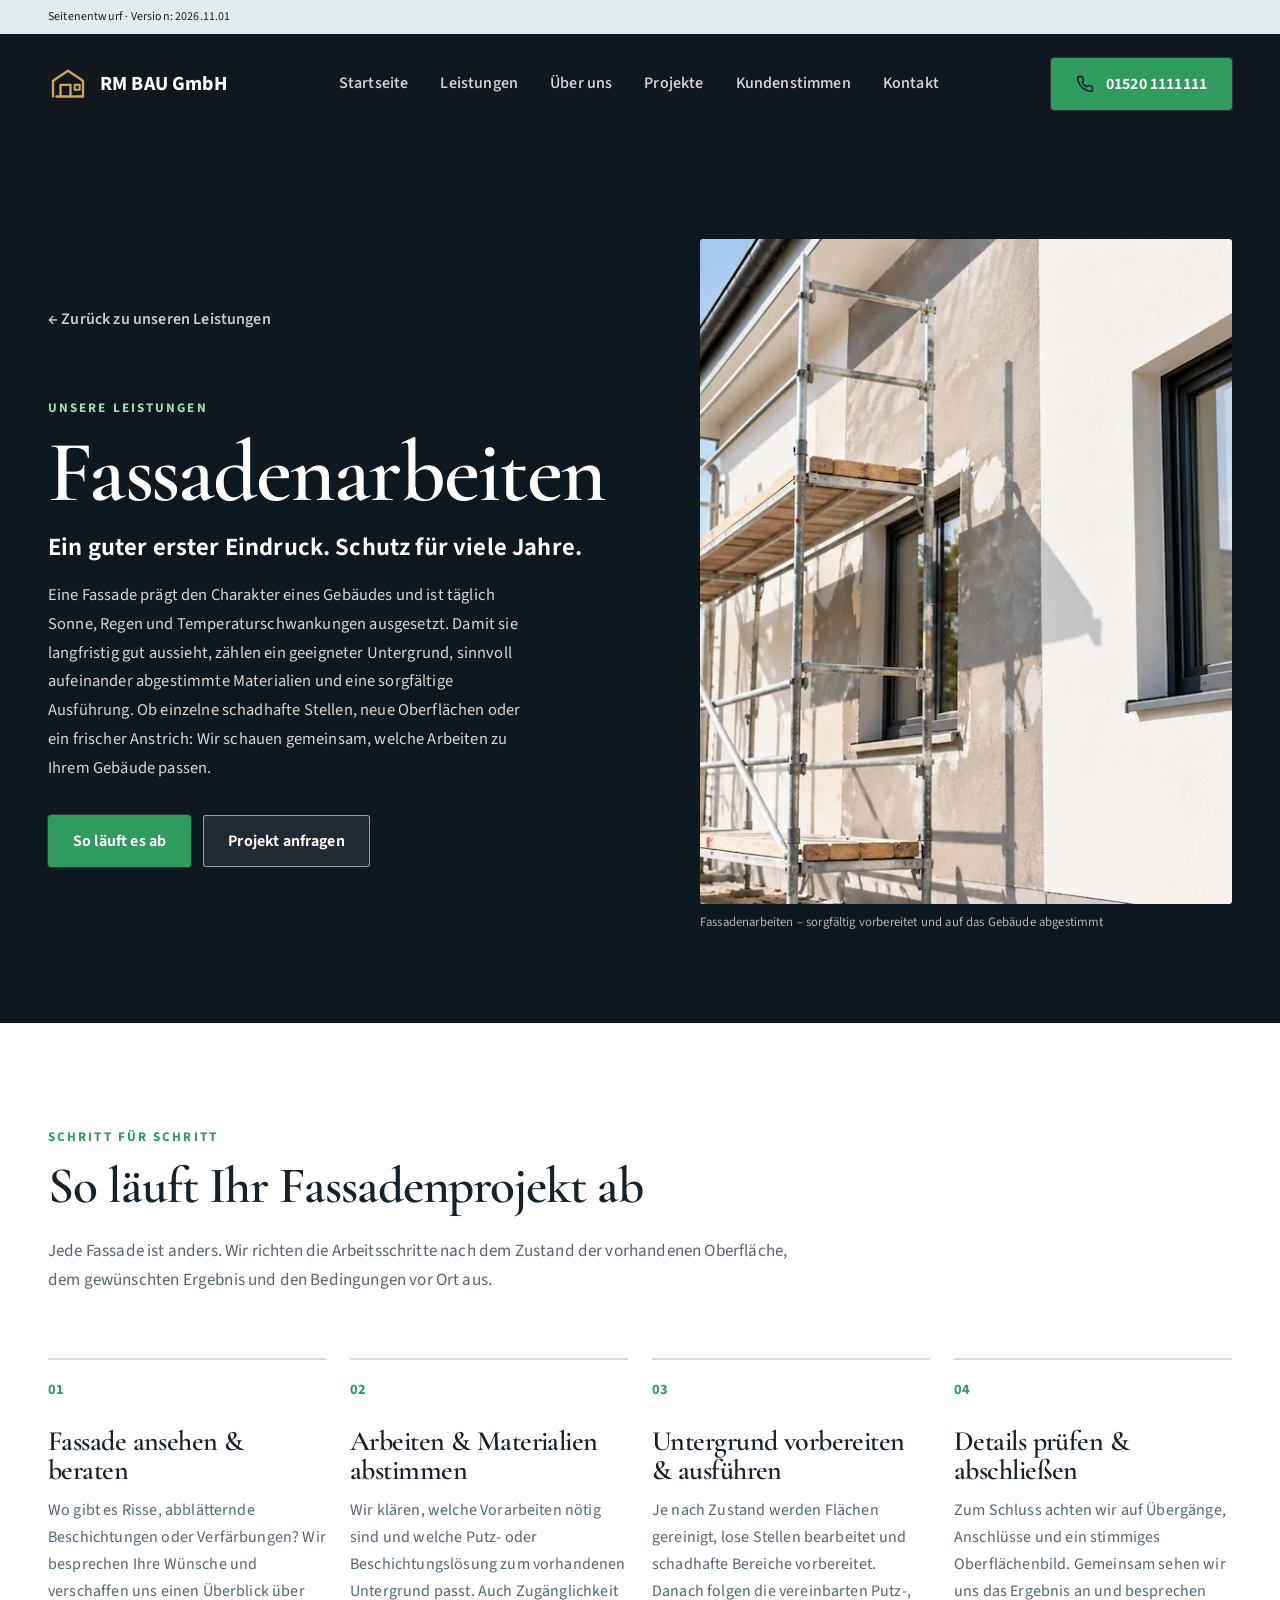
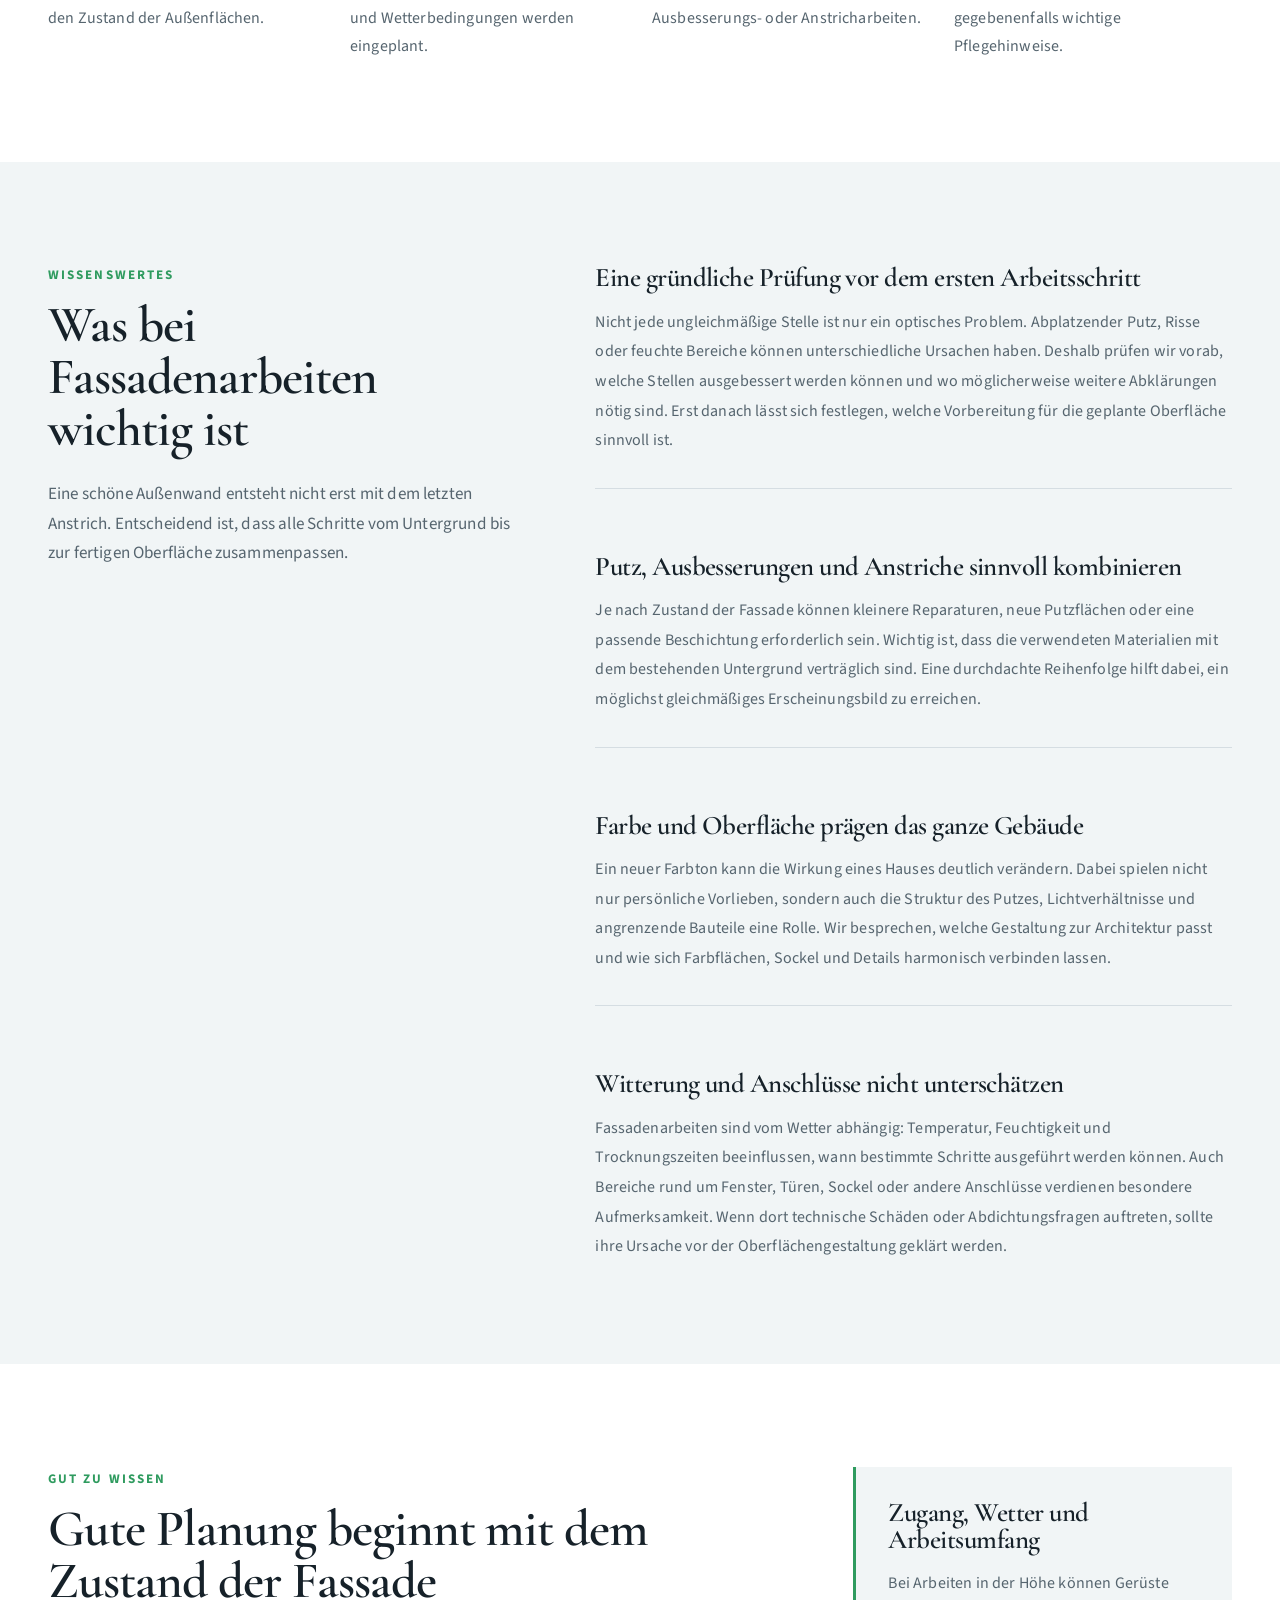
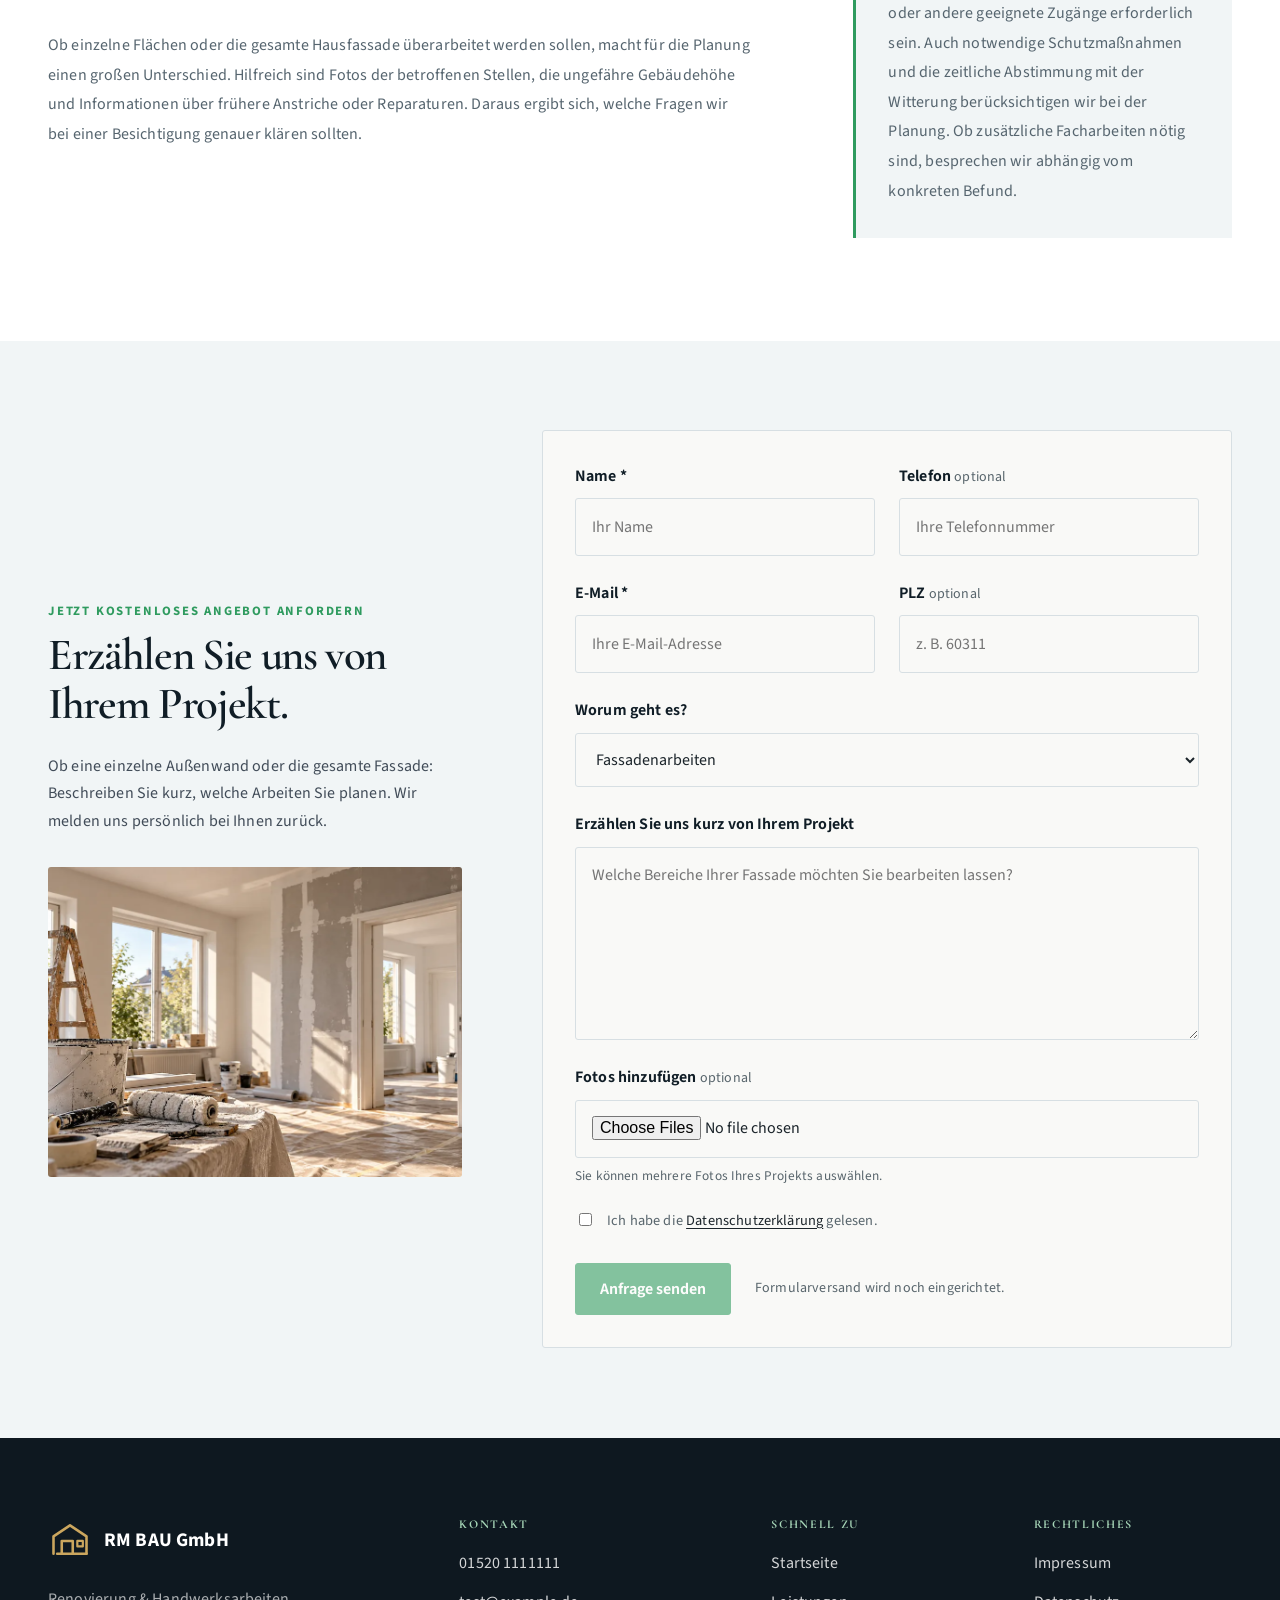
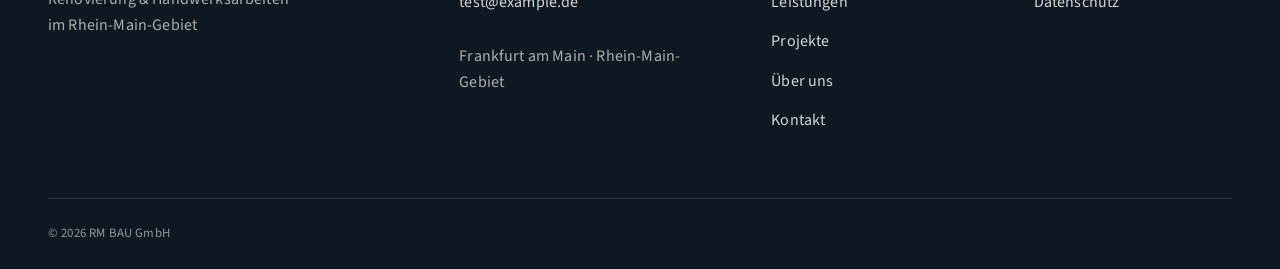
<file: public/leistungen/fassadenarbeiten.html>
<!doctype html>
<html lang="de">
<head>
  <meta charset="utf-8">
  <meta name="viewport" content="width=device-width, initial-scale=1">
  <meta name="description" content="Fassadenarbeiten bei RM BAU im Rhein-Main-Gebiet: Fassaden vorbereiten, Putz- und Beschichtungsarbeiten fachgerecht planen und umsetzen.">
  <meta name="robots" content="noindex, nofollow">
  <title>Fassadenarbeiten | RM BAU</title>
  <link rel="icon" href="data:,">
  <link rel="preconnect" href="https://fonts.googleapis.com">
  <link rel="preconnect" href="https://fonts.gstatic.com" crossorigin>
  <link href="https://fonts.googleapis.com/css2?family=Cormorant+Garamond:wght@500;600;700&family=Source+Sans+3:wght@400;500;600;700&display=swap" rel="stylesheet">
  <link rel="stylesheet" href="../assets/css/variables.css">
  <link rel="stylesheet" href="../assets/css/base.css">
  <link rel="stylesheet" href="../assets/css/layout.css">
  <link rel="stylesheet" href="../assets/css/components.css">
  <link rel="stylesheet" href="../assets/css/sections/header.css">
  <link rel="stylesheet" href="../assets/css/sections/request.css">
  <link rel="stylesheet" href="../assets/css/sections/footer.css">
  <link rel="stylesheet" href="../assets/css/sections/service-detail.css">
  <!-- Existing theme overrides remain last. -->
  <link rel="stylesheet" href="../assets/css/themes.css">
</head>
<body class="theme-builder page-service-detail">
  <a class="skip-link" href="#main-content">Zum Inhalt springen</a>
  <p class="preview-banner"><span class="container">Seitenentwurf · Version: 2026.11.01</span></p>
  <header class="site-header">
      <div class="container site-header__inner">
        <a class="site-name" href="../index.html#start">
          <img
            class="site-name__mark"
            src="../assets/icons/company-mark.svg"
            alt=""
            aria-hidden="true"
          >
          <span class="site-name__text">
            <strong data-site="company-name"></strong>
          </span>
        </a>
        <nav class="site-nav" aria-label="Hauptnavigation">
          <ul class="nav-list">
            <li><a href="../index.html#start">Startseite</a></li>
            <li><a href="../index.html#services">Leistungen</a></li>
            <li><a href="../index.html#about">Über uns</a></li>
            <li><a href="../index.html#projects">Projekte</a></li>
            <li><a href="../index.html#reviews">Kundenstimmen</a></li>
            <li><a href="../index.html#contact">Kontakt</a></li>
          </ul>
        </nav>
        <a
          class="button button--primary site-header__cta"
          href="#"
          data-site-phone-link
        >
          <img
            class="icon"
            src="../assets/icons/phone.svg"
            alt=""
            aria-hidden="true"
          >
          <span data-site="phone"></span>
        </a>
      </div>
    </header>

  <main id="main-content" tabindex="-1">
    <!-- Service hero: introduce facade works and guide visitors to the details or inquiry. -->
    <section class="service-detail__hero" aria-labelledby="service-title">
      <div class="container service-detail__hero-inner">
        <div class="service-detail__hero-copy">
          <a class="service-detail__back" href="../index.html#services">← Zurück zu unseren Leistungen</a>
          <p class="service-detail__eyebrow">UNSERE LEISTUNGEN</p>
          <h1 id="service-title">Fassadenarbeiten</h1>
          <p class="service-detail__lead">Ein guter erster Eindruck. Schutz für viele Jahre.</p>
          <p class="service-detail__summary">Eine Fassade prägt den Charakter eines Gebäudes und ist täglich Sonne, Regen und Temperaturschwankungen ausgesetzt. Damit sie langfristig gut aussieht, zählen ein geeigneter Untergrund, sinnvoll aufeinander abgestimmte Materialien und eine sorgfältige Ausführung. Ob einzelne schadhafte Stellen, neue Oberflächen oder ein frischer Anstrich: Wir schauen gemeinsam, welche Arbeiten zu Ihrem Gebäude passen.</p>
          <div class="service-detail__actions">
            <a class="button button--primary" href="#ablauf">So läuft es ab</a>
            <a class="button button--outline" href="#request">Projekt anfragen</a>
          </div>
        </div>
        <figure class="service-detail__hero-media">
          <img src="../assets/images/services/facade.webp" alt="Fassade eines Wohngebäudes als Beispiel für Fassadenarbeiten" fetchpriority="high">
          <figcaption>Fassadenarbeiten – sorgfältig vorbereitet und auf das Gebäude abgestimmt</figcaption>
        </figure>
      </div>
    </section>

    <!-- Process: typical stages from inspection to finished facade. -->
    <section class="service-detail__process" id="ablauf" aria-labelledby="ablauf-title">
      <div class="container">
        <div class="service-detail__section-heading">
          <p class="service-detail__eyebrow">SCHRITT FÜR SCHRITT</p>
          <h2 id="ablauf-title">So läuft Ihr Fassadenprojekt ab</h2>
          <p>Jede Fassade ist anders. Wir richten die Arbeitsschritte nach dem Zustand der vorhandenen Oberfläche, dem gewünschten Ergebnis und den Bedingungen vor Ort aus.</p>
        </div>
        <div class="service-detail__steps">
          <article class="service-detail__step">
            <span class="service-detail__number" aria-hidden="true">01</span>
            <h3>Fassade ansehen &amp; beraten</h3>
            <p>Wo gibt es Risse, abblätternde Beschichtungen oder Verfärbungen? Wir besprechen Ihre Wünsche und verschaffen uns einen Überblick über den Zustand der Außenflächen.</p>
          </article>
          <article class="service-detail__step">
            <span class="service-detail__number" aria-hidden="true">02</span>
            <h3>Arbeiten &amp; Materialien abstimmen</h3>
            <p>Wir klären, welche Vorarbeiten nötig sind und welche Putz- oder Beschichtungslösung zum vorhandenen Untergrund passt. Auch Zugänglichkeit und Wetterbedingungen werden eingeplant.</p>
          </article>
          <article class="service-detail__step">
            <span class="service-detail__number" aria-hidden="true">03</span>
            <h3>Untergrund vorbereiten &amp; ausführen</h3>
            <p>Je nach Zustand werden Flächen gereinigt, lose Stellen bearbeitet und schadhafte Bereiche vorbereitet. Danach folgen die vereinbarten Putz-, Ausbesserungs- oder Anstricharbeiten.</p>
          </article>
          <article class="service-detail__step">
            <span class="service-detail__number" aria-hidden="true">04</span>
            <h3>Details prüfen &amp; abschließen</h3>
            <p>Zum Schluss achten wir auf Übergänge, Anschlüsse und ein stimmiges Oberflächenbild. Gemeinsam sehen wir uns das Ergebnis an und besprechen gegebenenfalls wichtige Pflegehinweise.</p>
          </article>
        </div>
      </div>
    </section>

    <!-- Detailed information: why preparation, material choices and details matter. -->
    <section class="service-detail__explanation" id="leistungen" aria-labelledby="details-title">
      <div class="container service-detail__explanation-inner">
        <div class="service-detail__section-heading service-detail__section-heading--left">
          <p class="service-detail__eyebrow">WISSENSWERTES</p>
          <h2 id="details-title">Was bei Fassadenarbeiten wichtig ist</h2>
          <p>Eine schöne Außenwand entsteht nicht erst mit dem letzten Anstrich. Entscheidend ist, dass alle Schritte vom Untergrund bis zur fertigen Oberfläche zusammenpassen.</p>
        </div>
        <div class="service-detail__copy">
          <article>
            <h3>Eine gründliche Prüfung vor dem ersten Arbeitsschritt</h3>
            <p>Nicht jede ungleichmäßige Stelle ist nur ein optisches Problem. Abplatzender Putz, Risse oder feuchte Bereiche können unterschiedliche Ursachen haben. Deshalb prüfen wir vorab, welche Stellen ausgebessert werden können und wo möglicherweise weitere Abklärungen nötig sind. Erst danach lässt sich festlegen, welche Vorbereitung für die geplante Oberfläche sinnvoll ist.</p>
          </article>
          <article>
            <h3>Putz, Ausbesserungen und Anstriche sinnvoll kombinieren</h3>
            <p>Je nach Zustand der Fassade können kleinere Reparaturen, neue Putzflächen oder eine passende Beschichtung erforderlich sein. Wichtig ist, dass die verwendeten Materialien mit dem bestehenden Untergrund verträglich sind. Eine durchdachte Reihenfolge hilft dabei, ein möglichst gleichmäßiges Erscheinungsbild zu erreichen.</p>
          </article>
          <article>
            <h3>Farbe und Oberfläche prägen das ganze Gebäude</h3>
            <p>Ein neuer Farbton kann die Wirkung eines Hauses deutlich verändern. Dabei spielen nicht nur persönliche Vorlieben, sondern auch die Struktur des Putzes, Lichtverhältnisse und angrenzende Bauteile eine Rolle. Wir besprechen, welche Gestaltung zur Architektur passt und wie sich Farbflächen, Sockel und Details harmonisch verbinden lassen.</p>
          </article>
          <article>
            <h3>Witterung und Anschlüsse nicht unterschätzen</h3>
            <p>Fassadenarbeiten sind vom Wetter abhängig: Temperatur, Feuchtigkeit und Trocknungszeiten beeinflussen, wann bestimmte Schritte ausgeführt werden können. Auch Bereiche rund um Fenster, Türen, Sockel oder andere Anschlüsse verdienen besondere Aufmerksamkeit. Wenn dort technische Schäden oder Abdichtungsfragen auftreten, sollte ihre Ursache vor der Oberflächengestaltung geklärt werden.</p>
          </article>
        </div>
      </div>
    </section>

    <section class="service-detail__considerations" aria-labelledby="considerations-title">
      <div class="container service-detail__considerations-inner">
        <div>
          <p class="service-detail__eyebrow">GUT ZU WISSEN</p>
          <h2 id="considerations-title">Gute Planung beginnt mit dem Zustand der Fassade</h2>
          <p>Ob einzelne Flächen oder die gesamte Hausfassade überarbeitet werden sollen, macht für die Planung einen großen Unterschied. Hilfreich sind Fotos der betroffenen Stellen, die ungefähre Gebäudehöhe und Informationen über frühere Anstriche oder Reparaturen. Daraus ergibt sich, welche Fragen wir bei einer Besichtigung genauer klären sollten.</p>
        </div>
        <div class="service-detail__considerations-note">
          <h3>Zugang, Wetter und Arbeitsumfang</h3>
          <p>Bei Arbeiten in der Höhe können Gerüste oder andere geeignete Zugänge erforderlich sein. Auch notwendige Schutzmaßnahmen und die zeitliche Abstimmung mit der Witterung berücksichtigen wir bei der Planung. Ob zusätzliche Facharbeiten nötig sind, besprechen wir abhängig vom konkreten Befund.</p>
        </div>
      </div>
    </section>

    <!-- Existing request form: visual draft only, no submission backend yet. -->
    <section class="request" id="request" aria-labelledby="request-title">
  <div class="container request__inner">

    <div class="request__intro">
      <p class="request__eyebrow">JETZT KOSTENLOSES ANGEBOT ANFORDERN</p>

      <h2 class="request__title" id="request-title">
        Erzählen Sie uns von Ihrem Projekt.
      </h2>

      <p class="request__description">
        Ob eine einzelne Außenwand oder die gesamte Fassade: Beschreiben Sie kurz, welche Arbeiten Sie planen.
        Wir melden uns persönlich bei Ihnen zurück.
      </p>

      <img
  class="request__image"
  src="../assets/images/request/renovation-work.webp"
  alt=""
  loading="lazy"
>

    </div>

    <form class="request-form">

      <div class="request-form__grid">

        <div class="form-field">
          <label for="name">Name *</label>
          <input
            id="name"
            name="name"
            type="text"
            autocomplete="name"
            placeholder="Ihr Name"
            required
          >
        </div>

        <div class="form-field">
          <label for="phone">
            Telefon 
            <span class="form-field__optional">optional</span>
          </label>
          <input
            id="phone"
            name="phone"
            type="tel"
            autocomplete="tel"
            placeholder="Ihre Telefonnummer"
          >
        </div>

        <div class="form-field">
          <label for="email">E-Mail *</label>
          <input
            id="email"
            name="email"
            type="email"
            autocomplete="email"
            placeholder="Ihre E-Mail-Adresse"
            required
          >
        </div>

        <div class="form-field">
          <label for="postal-code">
            PLZ
            <span class="form-field__optional">optional</span>
          </label>
          <input
            id="postal-code"
            name="postalCode"
            type="text"
            inputmode="numeric"
            autocomplete="postal-code"
            placeholder="z. B. 60311"
          >
        </div>

        <div class="form-field form-field--full">
          <label for="service">Worum geht es?</label>

          <select id="service" name="service">
            <option value="">Bitte auswählen</option>
            <option value="painting">Malerarbeiten</option>
            <option value="plastering">Spachtel- &amp; Putzarbeiten</option>
            <option value="drywall">Trockenbau &amp; Innenausbau</option>
            <option value="tiling">Fliesenarbeiten</option>
            <option value="facade" selected>Fassadenarbeiten</option>
            <option value="renovation">Renovierung</option>
            <option value="other">Sonstiges</option>
          </select>
        </div>

        <div class="form-field form-field--full">
          <label for="message">
            Erzählen Sie uns kurz von Ihrem Projekt
          </label>

          <textarea
            id="message"
            name="message"
            rows="6"
            placeholder="Welche Bereiche Ihrer Fassade möchten Sie bearbeiten lassen?"
          ></textarea>
        </div>

        <div class="form-field form-field--full">
          <label for="photos">
            Fotos hinzufügen
            <span class="form-field__optional">optional</span>
          </label>

          <input
            id="photos"
            name="photos"
            type="file"
            accept="image/*"
            multiple
          >

          <small>
            Sie können mehrere Fotos Ihres Projekts auswählen.
          </small>
        </div>

      </div>

      <label class="form-check">
        <input type="checkbox" name="privacy">

        <span>
          Ich habe die
          <a href="../datenschutz.html">Datenschutzerklärung</a>
          gelesen.
        </span>
      </label>

      <div class="request-form__footer">
        <button class="button button--primary" type="button" disabled>
          Anfrage senden
        </button>

        <p>
          Formularversand wird noch eingerichtet.
        </p>
      </div>

    </form>

  </div>
</section>
  </main>

  <footer class="site-footer">
  <div class="container site-footer__grid">

    <div class="site-footer__brand">
      <a class="site-footer__logo" href="../index.html#start">
        <img
          class="site-footer__mark"
          src="../assets/icons/company-mark.svg"
          alt=""
          aria-hidden="true"
        >

        <strong data-site="company-name"></strong>
      </a>

      <p>
        Renovierung &amp; Handwerksarbeiten<br>
        im Rhein-Main-Gebiet
      </p>
    </div>


    <div class="site-footer__column">
      <h2>Kontakt</h2>

      <a href="#" data-site-phone-link>
        <span data-site="phone"></span>
      </a>

      <a href="#" data-site-email-link>
        <span data-site="email"></span>
      </a>

      <p>Frankfurt am Main · Rhein-Main-Gebiet</p>
    </div>


    <div class="site-footer__column">
      <h2>Schnell zu</h2>

      <a href="../index.html#start">Startseite</a>
      <a href="../index.html#services">Leistungen</a>
      <a href="../index.html#projects">Projekte</a>
      <a href="../index.html#about">Über uns</a>
      <a href="../index.html#contact">Kontakt</a>
    </div>


    <div class="site-footer__column">
      <h2>Rechtliches</h2>

      <a href="../impressum.html">Impressum</a>
      <a href="../datenschutz.html">Datenschutz</a>
    </div>

  </div>

  <div class="container site-footer__bottom">
    <p>
      © <span data-site="year"></span>
      <span data-site="company-name"></span>
    </p>

  </div>
</footer>
  <script src="../assets/js/site-data.js"></script>
</body>
</html>
</file>
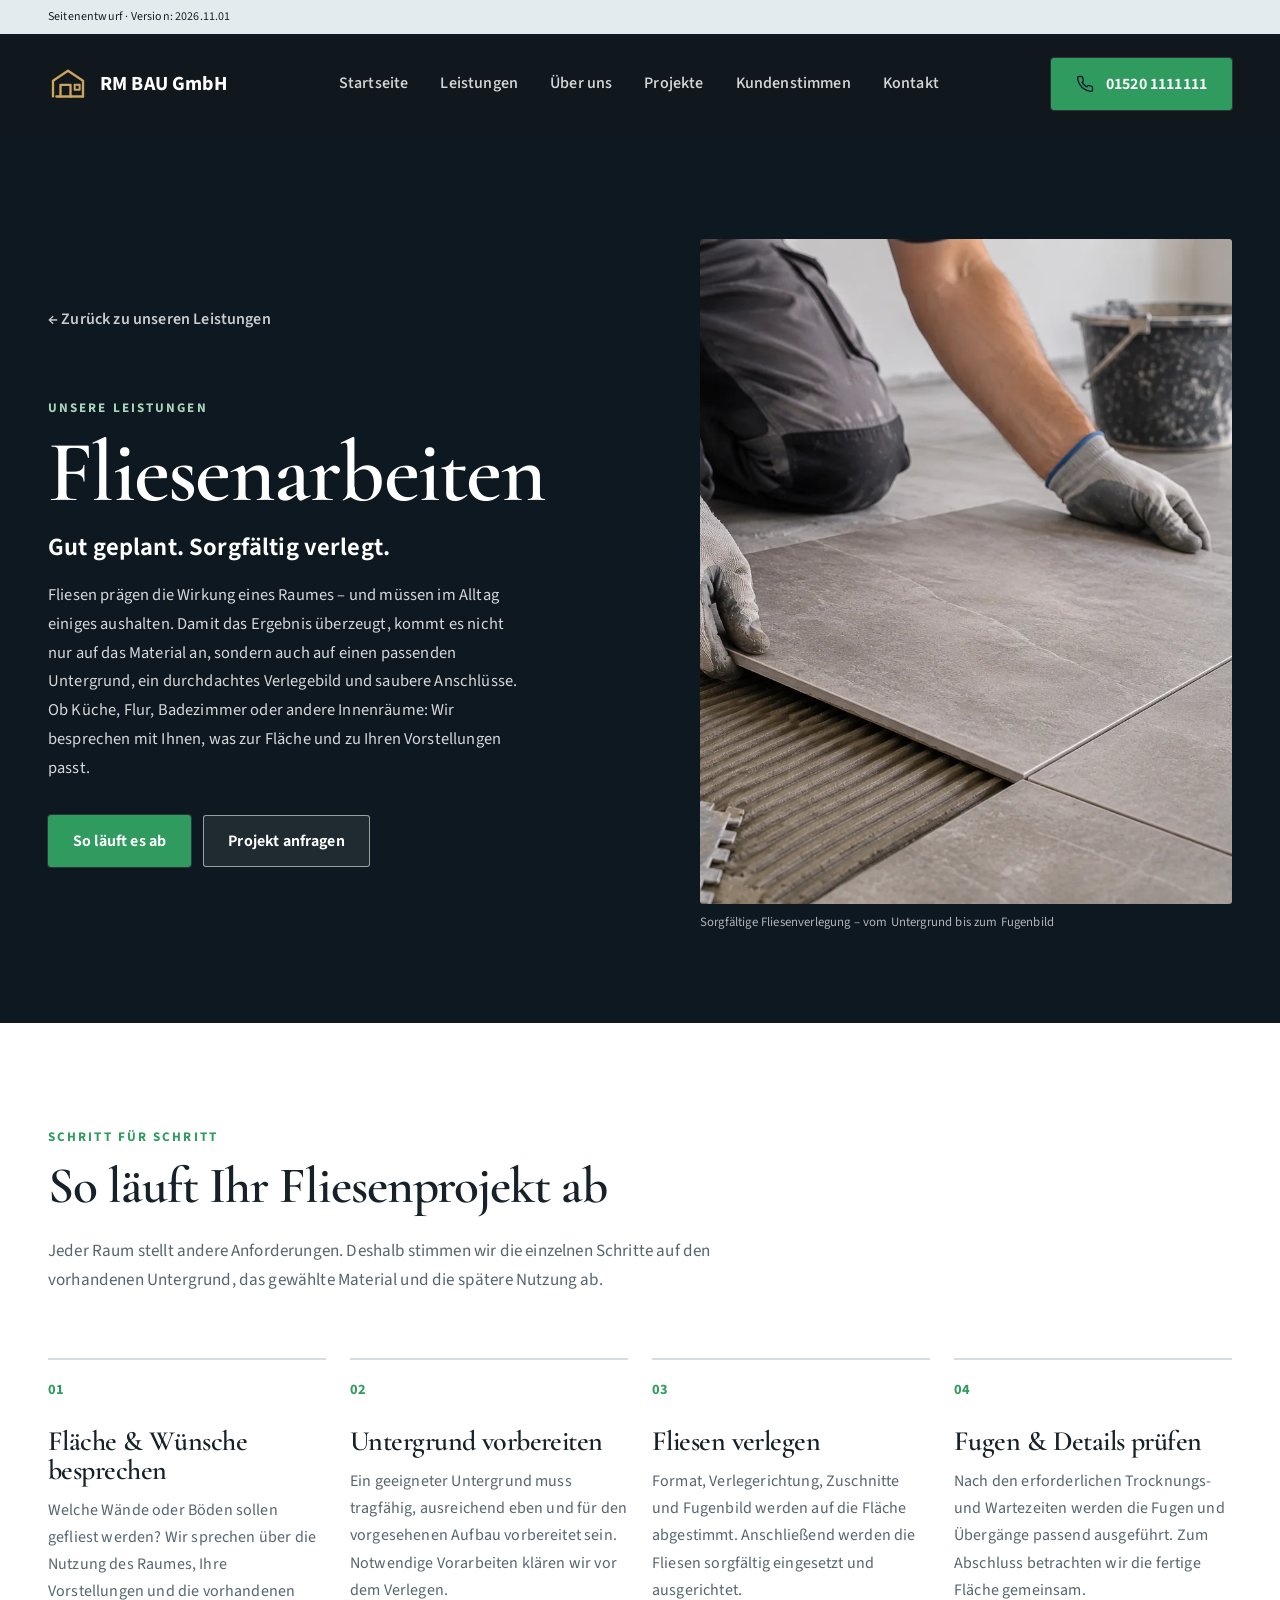
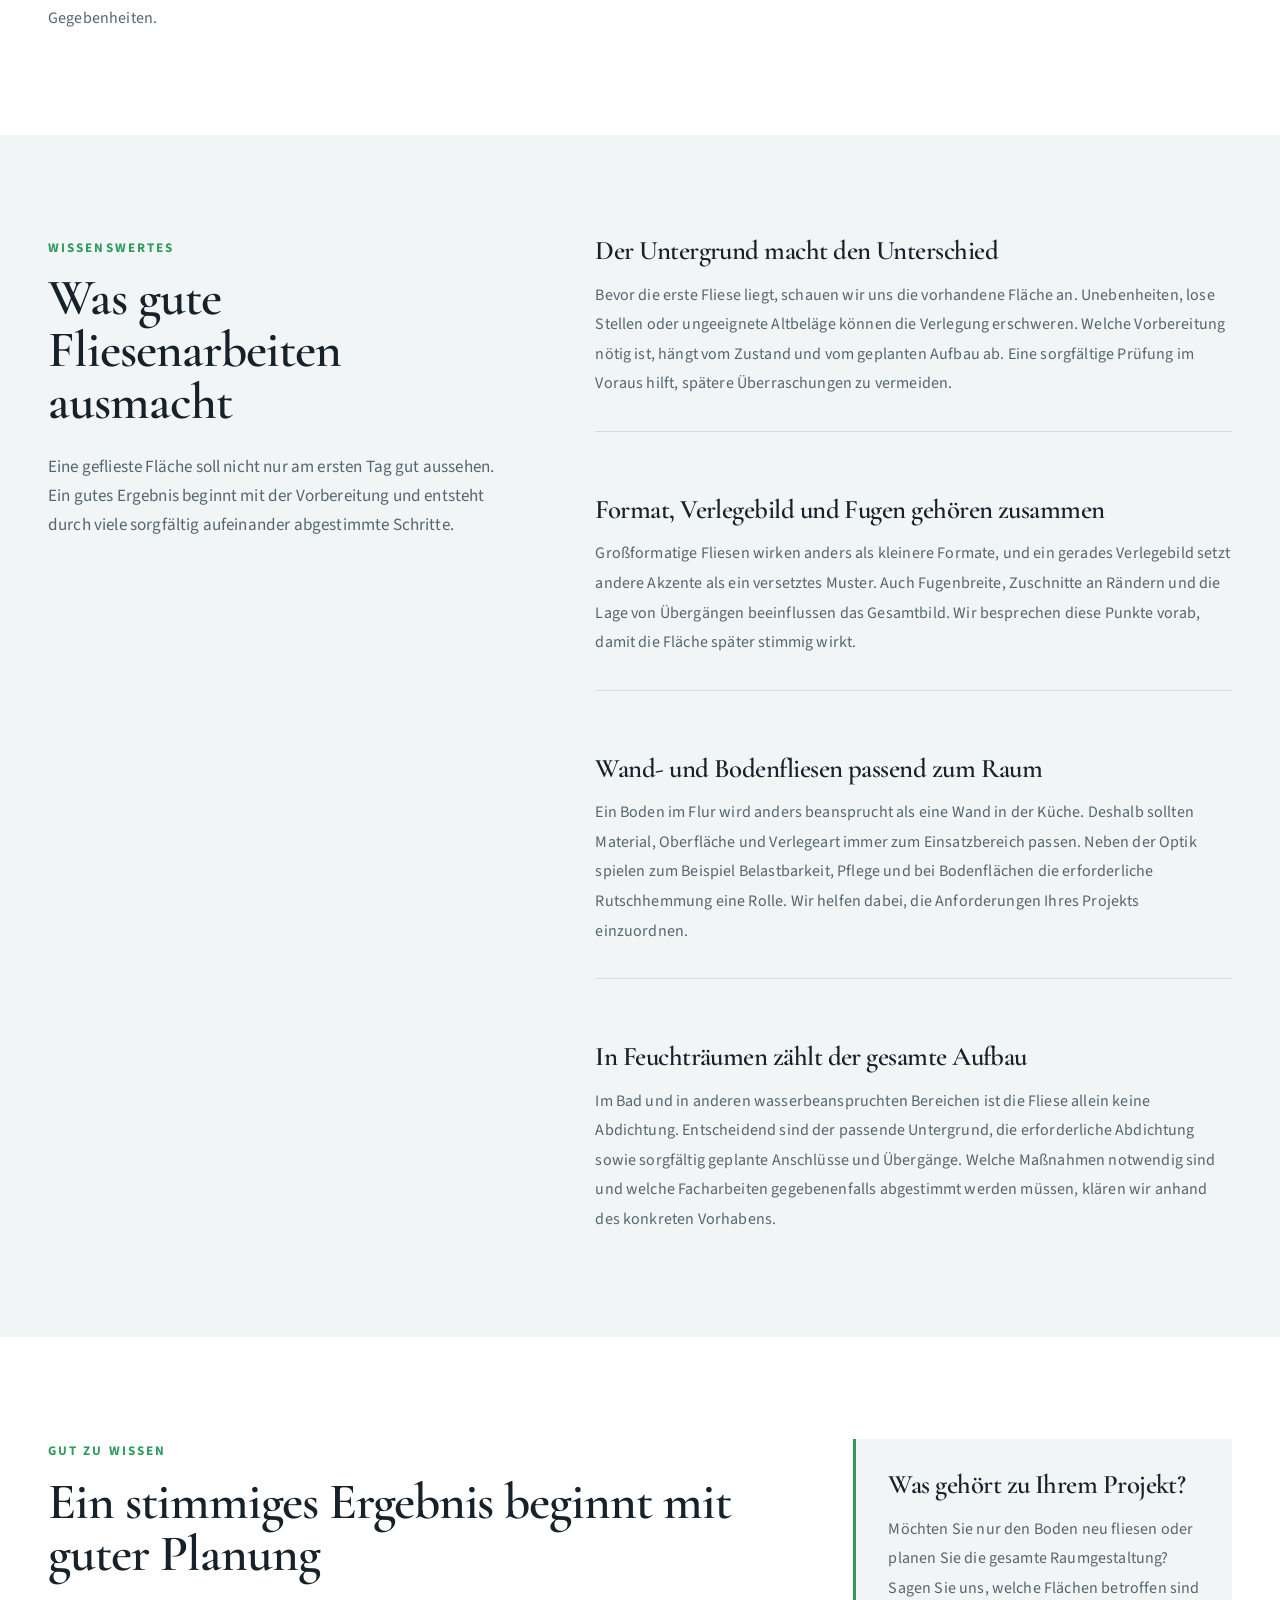
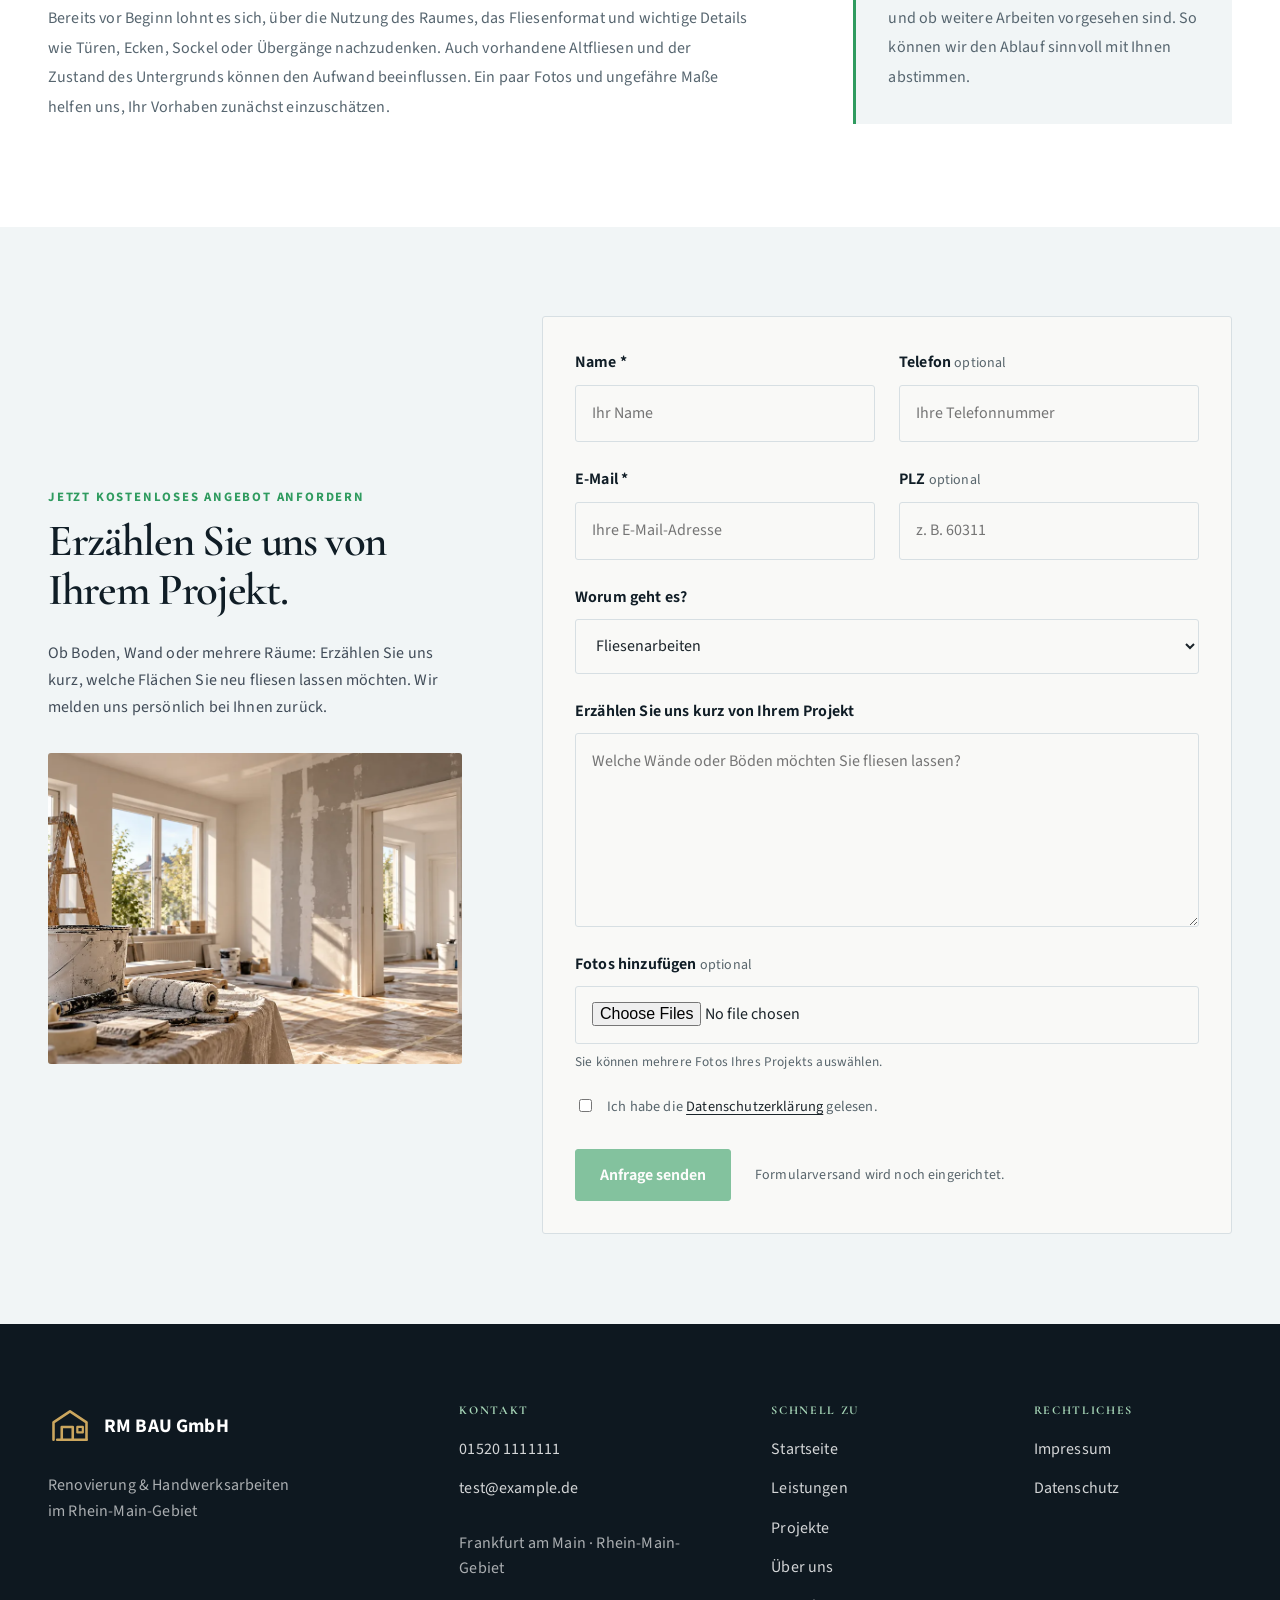
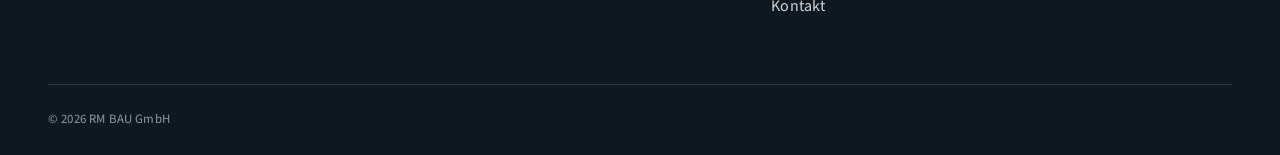
<file: public/leistungen/fliesenarbeiten.html>
<!doctype html>
<html lang="de">
<head>
  <meta charset="utf-8">
  <meta name="viewport" content="width=device-width, initial-scale=1">
  <meta name="description" content="Fliesenarbeiten bei RM BAU im Rhein-Main-Gebiet: Wand- und Bodenfliesen, sorgfältige Untergrundvorbereitung und stimmige Oberflächen.">
  <meta name="robots" content="noindex, nofollow">
  <title>Fliesenarbeiten | RM BAU</title>
  <link rel="icon" href="data:,">
  <link rel="preconnect" href="https://fonts.googleapis.com">
  <link rel="preconnect" href="https://fonts.gstatic.com" crossorigin>
  <link href="https://fonts.googleapis.com/css2?family=Cormorant+Garamond:wght@500;600;700&family=Source+Sans+3:wght@400;500;600;700&display=swap" rel="stylesheet">
  <link rel="stylesheet" href="../assets/css/variables.css">
  <link rel="stylesheet" href="../assets/css/base.css">
  <link rel="stylesheet" href="../assets/css/layout.css">
  <link rel="stylesheet" href="../assets/css/components.css">
  <link rel="stylesheet" href="../assets/css/sections/header.css">
  <link rel="stylesheet" href="../assets/css/sections/request.css">
  <link rel="stylesheet" href="../assets/css/sections/footer.css">
  <link rel="stylesheet" href="../assets/css/sections/service-detail.css">
  <!-- Existing theme overrides remain last. -->
  <link rel="stylesheet" href="../assets/css/themes.css">
</head>
<body class="theme-builder page-service-detail">
  <a class="skip-link" href="#main-content">Zum Inhalt springen</a>
  <p class="preview-banner"><span class="container">Seitenentwurf · Version: 2026.11.01</span></p>
  <header class="site-header">
      <div class="container site-header__inner">
        <a class="site-name" href="../index.html#start">
          <img
            class="site-name__mark"
            src="../assets/icons/company-mark.svg"
            alt=""
            aria-hidden="true"
          >
          <span class="site-name__text">
            <strong data-site="company-name"></strong>
          </span>
        </a>
        <nav class="site-nav" aria-label="Hauptnavigation">
          <ul class="nav-list">
            <li><a href="../index.html#start">Startseite</a></li>
            <li><a href="../index.html#services">Leistungen</a></li>
            <li><a href="../index.html#about">Über uns</a></li>
            <li><a href="../index.html#projects">Projekte</a></li>
            <li><a href="../index.html#reviews">Kundenstimmen</a></li>
            <li><a href="../index.html#contact">Kontakt</a></li>
          </ul>
        </nav>
        <a
          class="button button--primary site-header__cta"
          href="#"
          data-site-phone-link
        >
          <img
            class="icon"
            src="../assets/icons/phone.svg"
            alt=""
            aria-hidden="true"
          >
          <span data-site="phone"></span>
        </a>
      </div>
    </header>

  <main id="main-content" tabindex="-1">
    <!-- Service hero: introduction to Fliesenarbeiten. -->
    <section class="service-detail__hero" aria-labelledby="service-title">
      <div class="container service-detail__hero-inner">
        <div class="service-detail__hero-copy">
          <a class="service-detail__back" href="../index.html#services">← Zurück zu unseren Leistungen</a>
          <p class="service-detail__eyebrow">UNSERE LEISTUNGEN</p>
          <h1 id="service-title">Fliesenarbeiten</h1>
          <p class="service-detail__lead">Gut geplant. Sorgfältig verlegt.</p>
          <p class="service-detail__summary">Fliesen prägen die Wirkung eines Raumes – und müssen im Alltag einiges aushalten. Damit das Ergebnis überzeugt, kommt es nicht nur auf das Material an, sondern auch auf einen passenden Untergrund, ein durchdachtes Verlegebild und saubere Anschlüsse. Ob Küche, Flur, Badezimmer oder andere Innenräume: Wir besprechen mit Ihnen, was zur Fläche und zu Ihren Vorstellungen passt.</p>
          <div class="service-detail__actions">
            <a class="button button--primary" href="#ablauf">So läuft es ab</a>
            <a class="button button--outline" href="#request">Projekt anfragen</a>
          </div>
        </div>
        <figure class="service-detail__hero-media">
          <img src="../assets/images/services/tiling.webp" alt="Fachkraft verlegt eine großformatige Bodenfliese auf vorbereitetem Untergrund" fetchpriority="high">
          <figcaption>Sorgfältige Fliesenverlegung – vom Untergrund bis zum Fugenbild</figcaption>
        </figure>
      </div>
    </section>

    <!-- Process: typical stages of a tiling project. -->
    <section class="service-detail__process" id="ablauf" aria-labelledby="ablauf-title">
      <div class="container">
        <div class="service-detail__section-heading">
          <p class="service-detail__eyebrow">SCHRITT FÜR SCHRITT</p>
          <h2 id="ablauf-title">So läuft Ihr Fliesenprojekt ab</h2>
          <p>Jeder Raum stellt andere Anforderungen. Deshalb stimmen wir die einzelnen Schritte auf den vorhandenen Untergrund, das gewählte Material und die spätere Nutzung ab.</p>
        </div>
        <div class="service-detail__steps">
          <article class="service-detail__step">
            <span class="service-detail__number" aria-hidden="true">01</span>
            <h3>Fläche &amp; Wünsche besprechen</h3>
            <p>Welche Wände oder Böden sollen gefliest werden? Wir sprechen über die Nutzung des Raumes, Ihre Vorstellungen und die vorhandenen Gegebenheiten.</p>
          </article>
          <article class="service-detail__step">
            <span class="service-detail__number" aria-hidden="true">02</span>
            <h3>Untergrund vorbereiten</h3>
            <p>Ein geeigneter Untergrund muss tragfähig, ausreichend eben und für den vorgesehenen Aufbau vorbereitet sein. Notwendige Vorarbeiten klären wir vor dem Verlegen.</p>
          </article>
          <article class="service-detail__step">
            <span class="service-detail__number" aria-hidden="true">03</span>
            <h3>Fliesen verlegen</h3>
            <p>Format, Verlegerichtung, Zuschnitte und Fugenbild werden auf die Fläche abgestimmt. Anschließend werden die Fliesen sorgfältig eingesetzt und ausgerichtet.</p>
          </article>
          <article class="service-detail__step">
            <span class="service-detail__number" aria-hidden="true">04</span>
            <h3>Fugen &amp; Details prüfen</h3>
            <p>Nach den erforderlichen Trocknungs- und Wartezeiten werden die Fugen und Übergänge passend ausgeführt. Zum Abschluss betrachten wir die fertige Fläche gemeinsam.</p>
          </article>
        </div>
      </div>
    </section>

    <!-- More information: what matters in tiling work. -->
    <section class="service-detail__explanation" id="leistungen" aria-labelledby="details-title">
      <div class="container service-detail__explanation-inner">
        <div class="service-detail__section-heading service-detail__section-heading--left">
          <p class="service-detail__eyebrow">WISSENSWERTES</p>
          <h2 id="details-title">Was gute Fliesenarbeiten ausmacht</h2>
          <p>Eine geflieste Fläche soll nicht nur am ersten Tag gut aussehen. Ein gutes Ergebnis beginnt mit der Vorbereitung und entsteht durch viele sorgfältig aufeinander abgestimmte Schritte.</p>
        </div>
        <div class="service-detail__copy">
          <article>
            <h3>Der Untergrund macht den Unterschied</h3>
            <p>Bevor die erste Fliese liegt, schauen wir uns die vorhandene Fläche an. Unebenheiten, lose Stellen oder ungeeignete Altbeläge können die Verlegung erschweren. Welche Vorbereitung nötig ist, hängt vom Zustand und vom geplanten Aufbau ab. Eine sorgfältige Prüfung im Voraus hilft, spätere Überraschungen zu vermeiden.</p>
          </article>
          <article>
            <h3>Format, Verlegebild und Fugen gehören zusammen</h3>
            <p>Großformatige Fliesen wirken anders als kleinere Formate, und ein gerades Verlegebild setzt andere Akzente als ein versetztes Muster. Auch Fugenbreite, Zuschnitte an Rändern und die Lage von Übergängen beeinflussen das Gesamtbild. Wir besprechen diese Punkte vorab, damit die Fläche später stimmig wirkt.</p>
          </article>
          <article>
            <h3>Wand- und Bodenfliesen passend zum Raum</h3>
            <p>Ein Boden im Flur wird anders beansprucht als eine Wand in der Küche. Deshalb sollten Material, Oberfläche und Verlegeart immer zum Einsatzbereich passen. Neben der Optik spielen zum Beispiel Belastbarkeit, Pflege und bei Bodenflächen die erforderliche Rutschhemmung eine Rolle. Wir helfen dabei, die Anforderungen Ihres Projekts einzuordnen.</p>
          </article>
          <article>
            <h3>In Feuchträumen zählt der gesamte Aufbau</h3>
            <p>Im Bad und in anderen wasserbeanspruchten Bereichen ist die Fliese allein keine Abdichtung. Entscheidend sind der passende Untergrund, die erforderliche Abdichtung sowie sorgfältig geplante Anschlüsse und Übergänge. Welche Maßnahmen notwendig sind und welche Facharbeiten gegebenenfalls abgestimmt werden müssen, klären wir anhand des konkreten Vorhabens.</p>
          </article>
        </div>
      </div>
    </section>

    <section class="service-detail__considerations" aria-labelledby="considerations-title">
      <div class="container service-detail__considerations-inner">
        <div>
          <p class="service-detail__eyebrow">GUT ZU WISSEN</p>
          <h2 id="considerations-title">Ein stimmiges Ergebnis beginnt mit guter Planung</h2>
          <p>Bereits vor Beginn lohnt es sich, über die Nutzung des Raumes, das Fliesenformat und wichtige Details wie Türen, Ecken, Sockel oder Übergänge nachzudenken. Auch vorhandene Altfliesen und der Zustand des Untergrunds können den Aufwand beeinflussen. Ein paar Fotos und ungefähre Maße helfen uns, Ihr Vorhaben zunächst einzuschätzen.</p>
        </div>
        <div class="service-detail__considerations-note">
          <h3>Was gehört zu Ihrem Projekt?</h3>
          <p>Möchten Sie nur den Boden neu fliesen oder planen Sie die gesamte Raumgestaltung? Sagen Sie uns, welche Flächen betroffen sind und ob weitere Arbeiten vorgesehen sind. So können wir den Ablauf sinnvoll mit Ihnen abstimmen.</p>
        </div>
      </div>
    </section>

    <!-- Existing request form: visual draft only, no submission backend yet. -->
    <section class="request" id="request" aria-labelledby="request-title">
  <div class="container request__inner">

    <div class="request__intro">
      <p class="request__eyebrow">JETZT KOSTENLOSES ANGEBOT ANFORDERN</p>

      <h2 class="request__title" id="request-title">
        Erzählen Sie uns von Ihrem Projekt.
      </h2>

      <p class="request__description">
        Ob Boden, Wand oder mehrere Räume: Erzählen Sie uns kurz, welche Flächen Sie neu fliesen lassen möchten.
        Wir melden uns persönlich bei Ihnen zurück.
      </p>

      <img
  class="request__image"
  src="../assets/images/request/renovation-work.webp"
  alt=""
  loading="lazy"
>

    </div>

    <form class="request-form">

      <div class="request-form__grid">

        <div class="form-field">
          <label for="name">Name *</label>
          <input
            id="name"
            name="name"
            type="text"
            autocomplete="name"
            placeholder="Ihr Name"
            required
          >
        </div>

        <div class="form-field">
          <label for="phone">
            Telefon 
            <span class="form-field__optional">optional</span>
          </label>
          <input
            id="phone"
            name="phone"
            type="tel"
            autocomplete="tel"
            placeholder="Ihre Telefonnummer"
          >
        </div>

        <div class="form-field">
          <label for="email">E-Mail *</label>
          <input
            id="email"
            name="email"
            type="email"
            autocomplete="email"
            placeholder="Ihre E-Mail-Adresse"
            required
          >
        </div>

        <div class="form-field">
          <label for="postal-code">
            PLZ
            <span class="form-field__optional">optional</span>
          </label>
          <input
            id="postal-code"
            name="postalCode"
            type="text"
            inputmode="numeric"
            autocomplete="postal-code"
            placeholder="z. B. 60311"
          >
        </div>

        <div class="form-field form-field--full">
          <label for="service">Worum geht es?</label>

          <select id="service" name="service">
            <option value="">Bitte auswählen</option>
            <option value="painting">Malerarbeiten</option>
            <option value="plastering">Spachtel- &amp; Putzarbeiten</option>
            <option value="drywall">Trockenbau &amp; Innenausbau</option>
            <option value="tiling" selected>Fliesenarbeiten</option>
            <option value="facade">Fassadenarbeiten</option>
            <option value="renovation">Renovierung</option>
            <option value="other">Sonstiges</option>
          </select>
        </div>

        <div class="form-field form-field--full">
          <label for="message">
            Erzählen Sie uns kurz von Ihrem Projekt
          </label>

          <textarea
            id="message"
            name="message"
            rows="6"
            placeholder="Welche Wände oder Böden möchten Sie fliesen lassen?"
          ></textarea>
        </div>

        <div class="form-field form-field--full">
          <label for="photos">
            Fotos hinzufügen
            <span class="form-field__optional">optional</span>
          </label>

          <input
            id="photos"
            name="photos"
            type="file"
            accept="image/*"
            multiple
          >

          <small>
            Sie können mehrere Fotos Ihres Projekts auswählen.
          </small>
        </div>

      </div>

      <label class="form-check">
        <input type="checkbox" name="privacy">

        <span>
          Ich habe die
          <a href="../datenschutz.html">Datenschutzerklärung</a>
          gelesen.
        </span>
      </label>

      <div class="request-form__footer">
        <button class="button button--primary" type="button" disabled>
          Anfrage senden
        </button>

        <p>
          Formularversand wird noch eingerichtet.
        </p>
      </div>

    </form>

  </div>
</section>
  </main>

  <footer class="site-footer">
  <div class="container site-footer__grid">

    <div class="site-footer__brand">
      <a class="site-footer__logo" href="../index.html#start">
        <img
          class="site-footer__mark"
          src="../assets/icons/company-mark.svg"
          alt=""
          aria-hidden="true"
        >

        <strong data-site="company-name"></strong>
      </a>

      <p>
        Renovierung &amp; Handwerksarbeiten<br>
        im Rhein-Main-Gebiet
      </p>
    </div>


    <div class="site-footer__column">
      <h2>Kontakt</h2>

      <a href="#" data-site-phone-link>
        <span data-site="phone"></span>
      </a>

      <a href="#" data-site-email-link>
        <span data-site="email"></span>
      </a>

      <p>Frankfurt am Main · Rhein-Main-Gebiet</p>
    </div>


    <div class="site-footer__column">
      <h2>Schnell zu</h2>

      <a href="../index.html#start">Startseite</a>
      <a href="../index.html#services">Leistungen</a>
      <a href="../index.html#projects">Projekte</a>
      <a href="../index.html#about">Über uns</a>
      <a href="../index.html#contact">Kontakt</a>
    </div>


    <div class="site-footer__column">
      <h2>Rechtliches</h2>

      <a href="../impressum.html">Impressum</a>
      <a href="../datenschutz.html">Datenschutz</a>
    </div>

  </div>

  <div class="container site-footer__bottom">
    <p>
      © <span data-site="year"></span>
      <span data-site="company-name"></span>
    </p>

  </div>
</footer>
  <script src="../assets/js/site-data.js"></script>
</body>
</html>
</file>
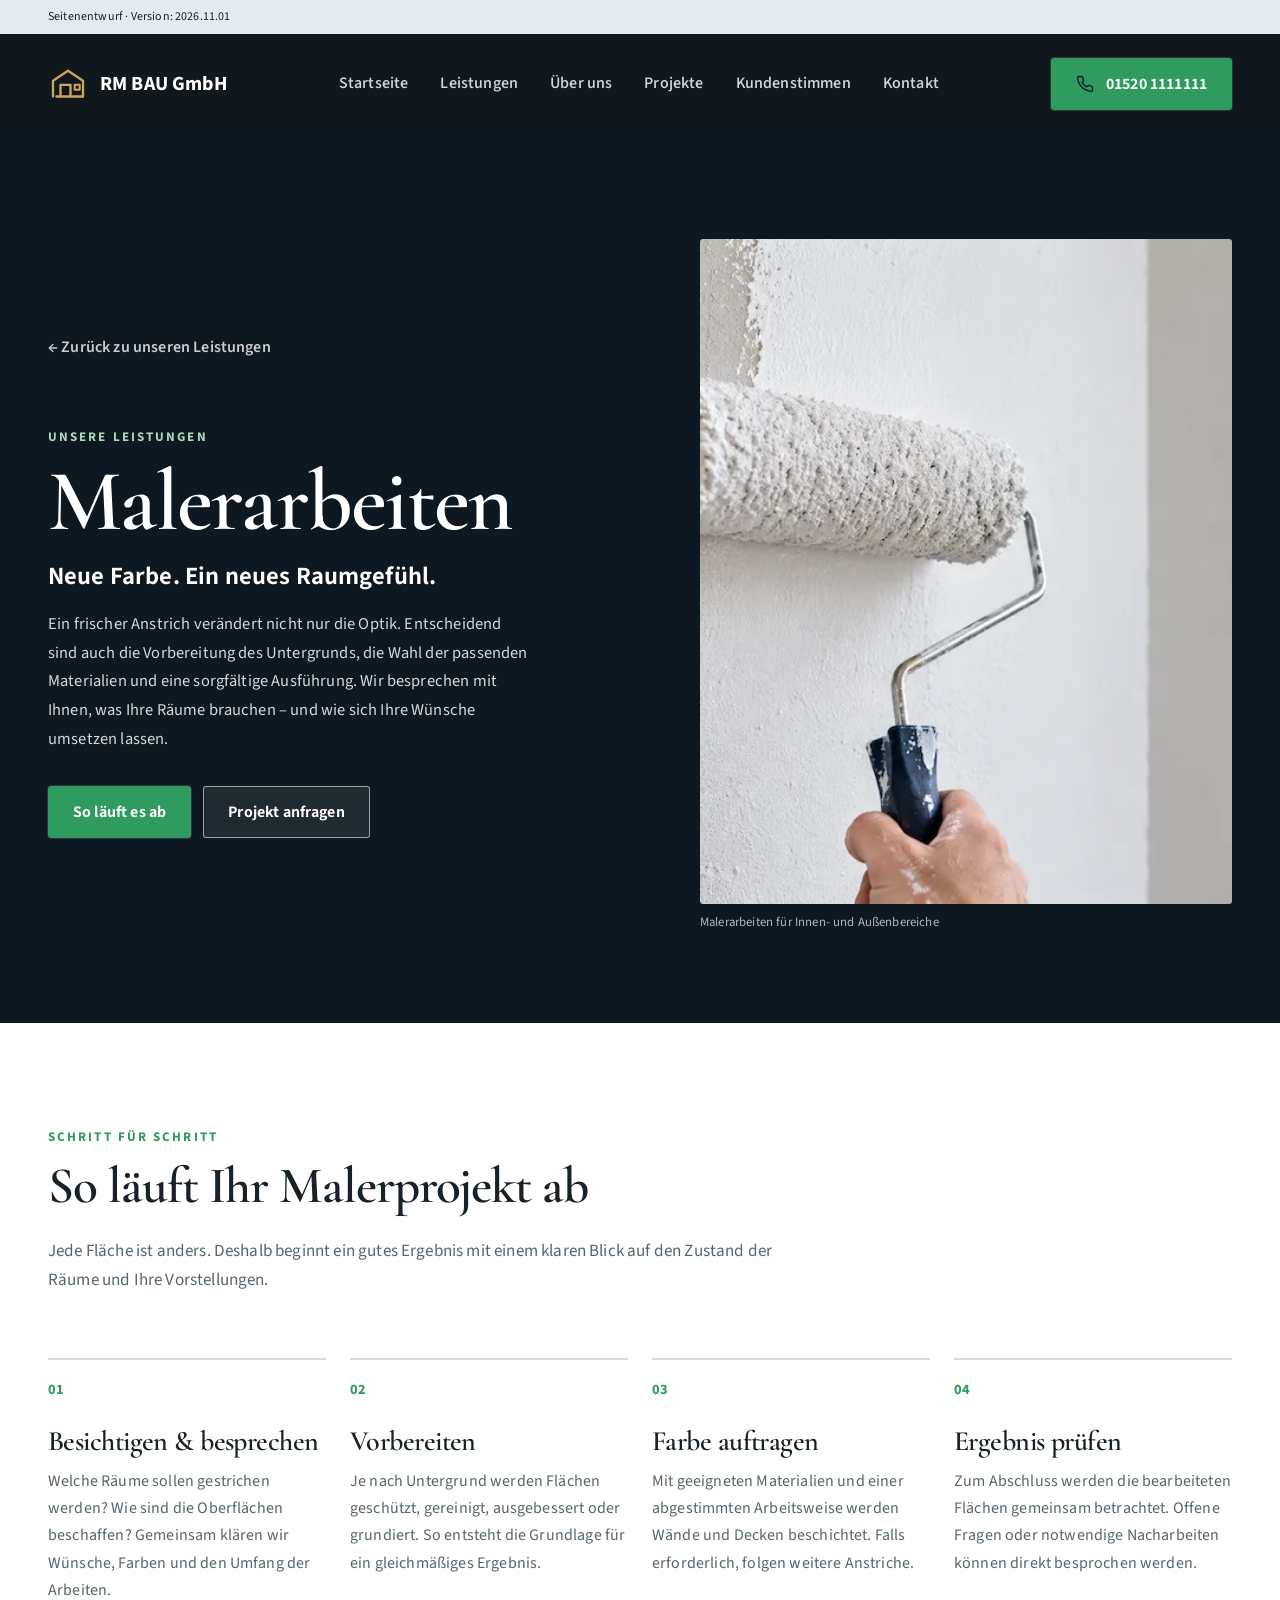
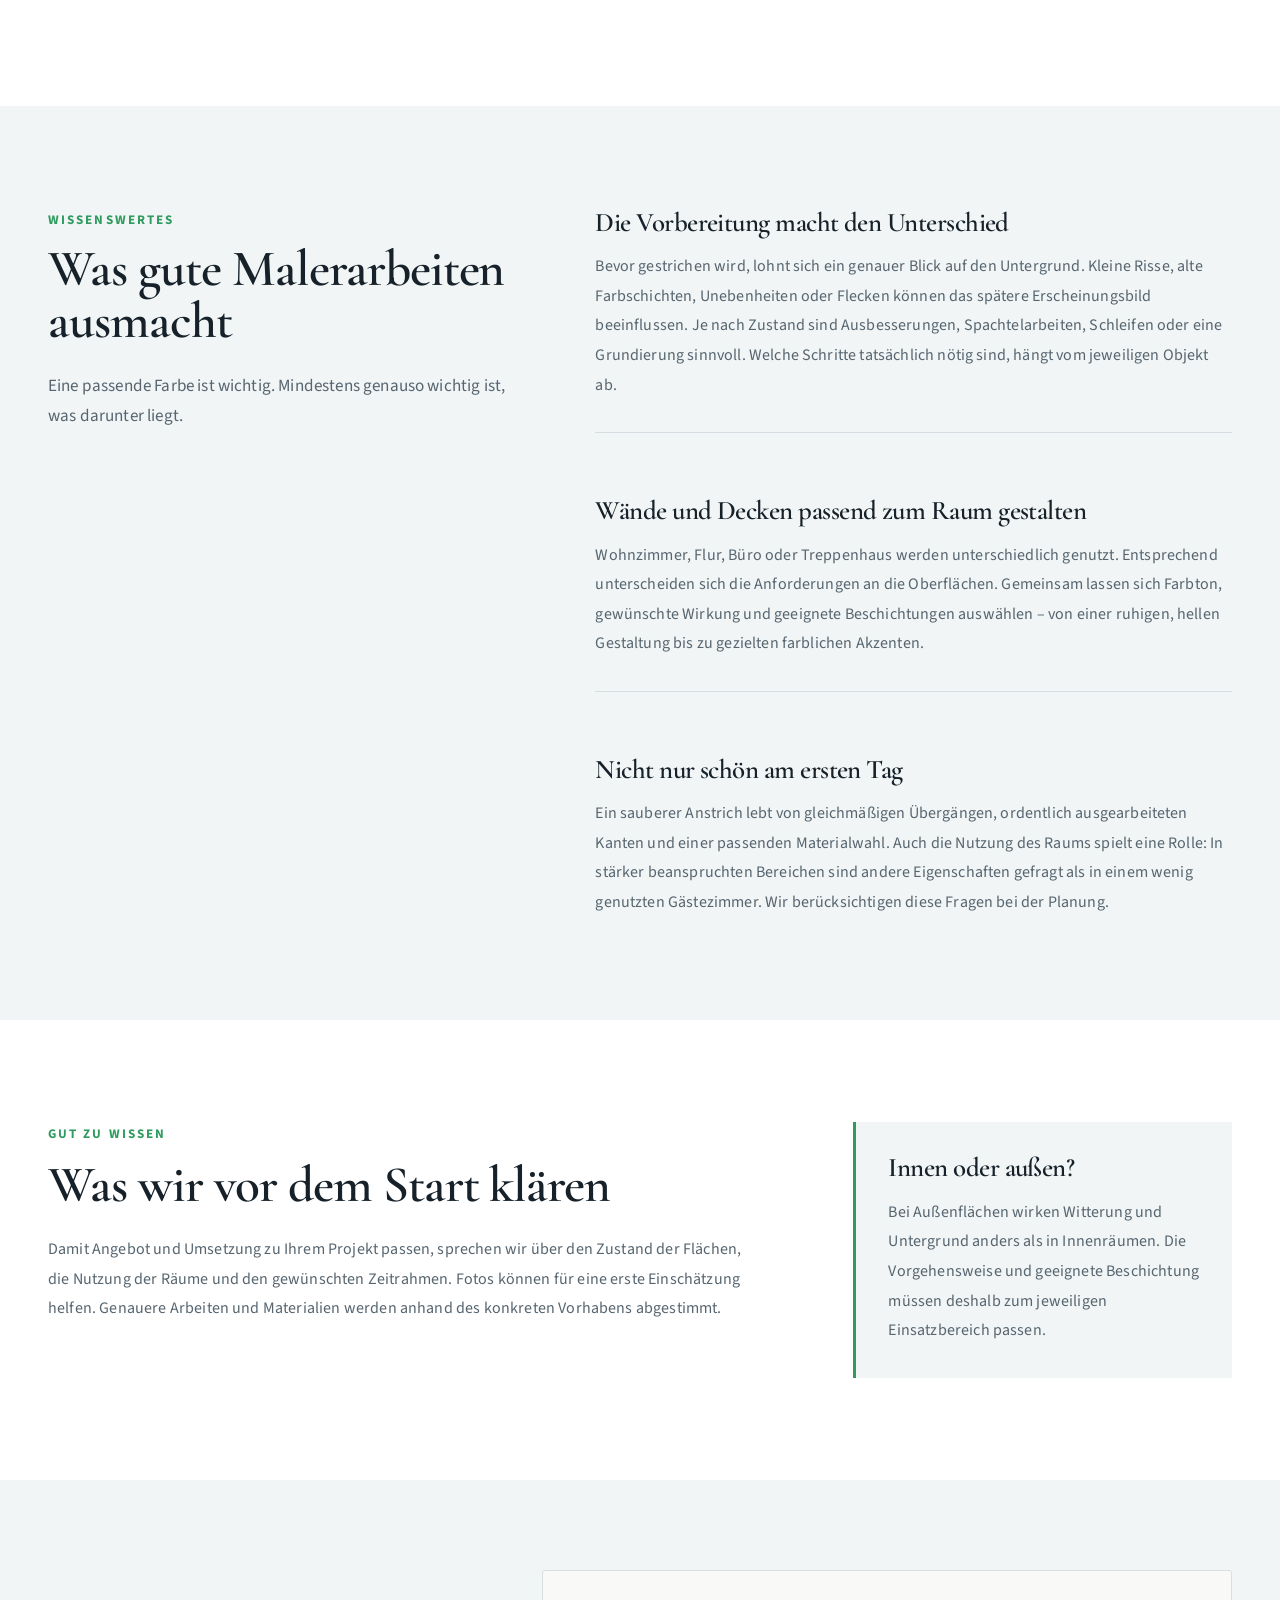
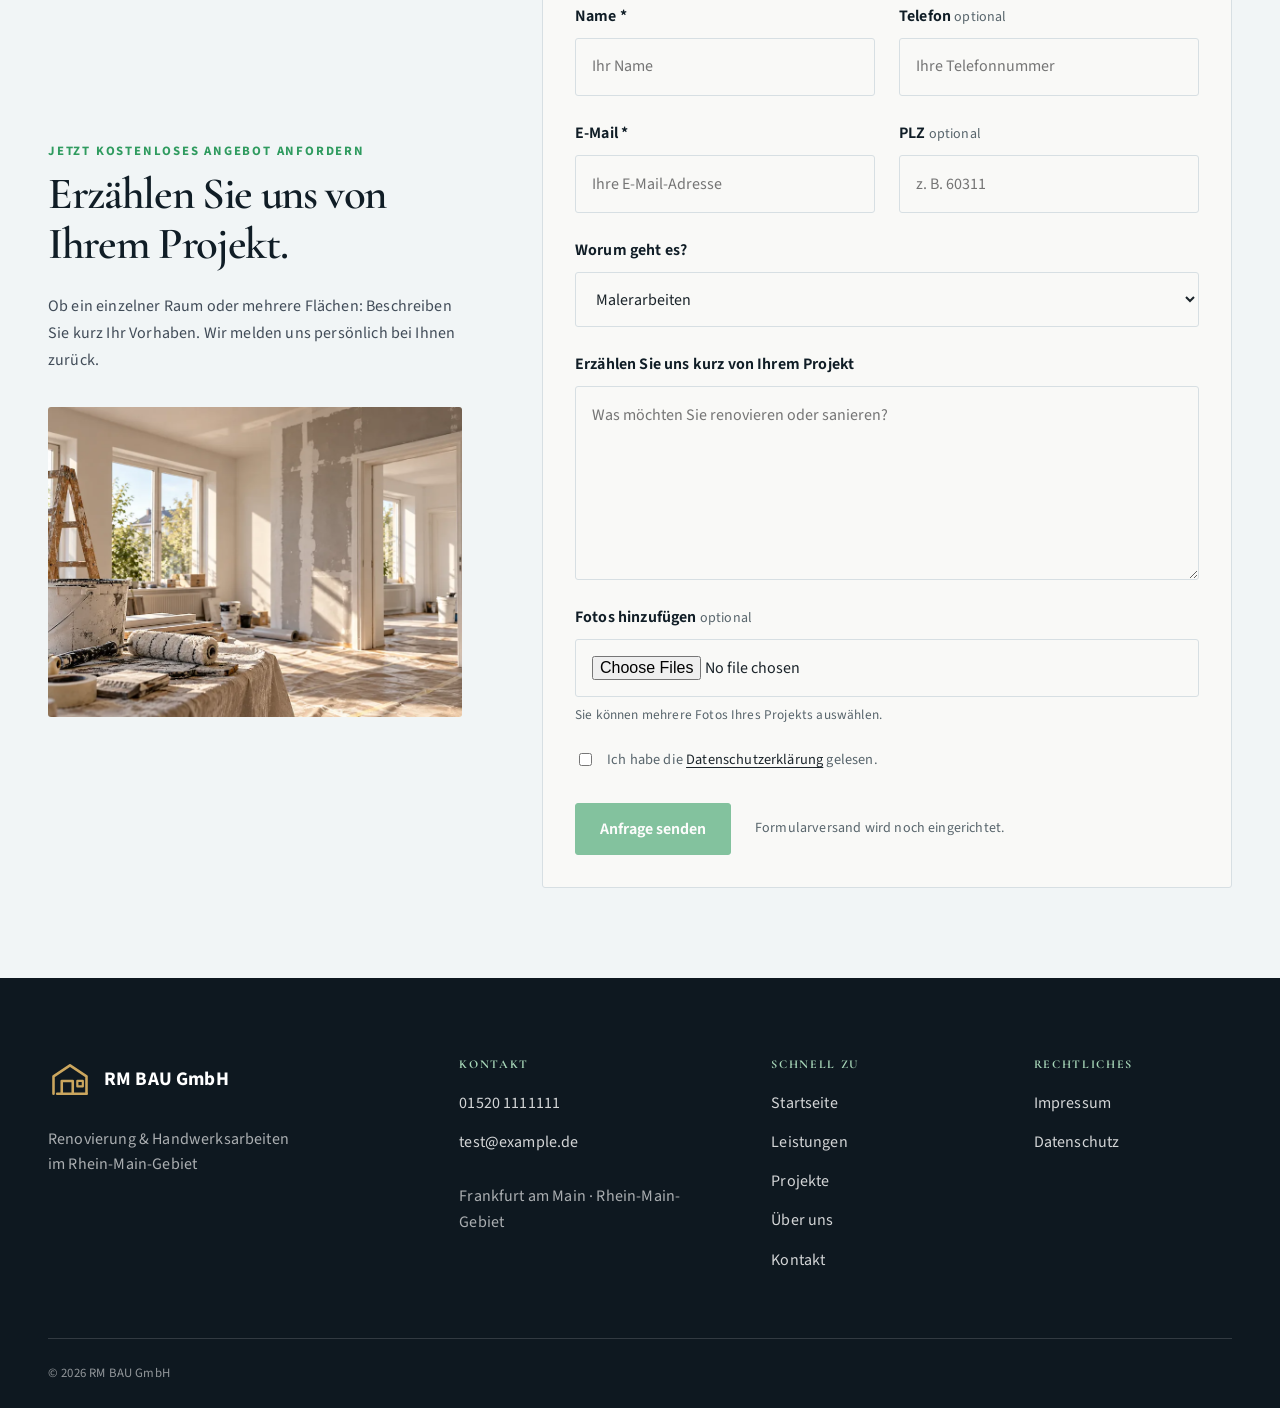
<file: public/leistungen/malerarbeiten.html>
<!doctype html>
<html lang="de">
<head>
  <meta charset="utf-8">
  <meta name="viewport" content="width=device-width, initial-scale=1">
  <meta name="description" content="Malerarbeiten von RM BAU im Rhein-Main-Gebiet: erfahren Sie mehr über Vorbereitung, Anstrich und den Ablauf Ihres Projekts.">
  <meta name="robots" content="noindex, nofollow">
  <title>Malerarbeiten | RM BAU</title>
  <link rel="icon" href="data:,">
  <link rel="preconnect" href="https://fonts.googleapis.com">
  <link rel="preconnect" href="https://fonts.gstatic.com" crossorigin>
  <link href="https://fonts.googleapis.com/css2?family=Cormorant+Garamond:wght@500;600;700&family=Source+Sans+3:wght@400;500;600;700&display=swap" rel="stylesheet">
  <link rel="stylesheet" href="../assets/css/variables.css">
  <link rel="stylesheet" href="../assets/css/base.css">
  <link rel="stylesheet" href="../assets/css/layout.css">
  <link rel="stylesheet" href="../assets/css/components.css">
  <link rel="stylesheet" href="../assets/css/sections/header.css">
  <link rel="stylesheet" href="../assets/css/sections/request.css">
  <link rel="stylesheet" href="../assets/css/sections/footer.css">
  <link rel="stylesheet" href="../assets/css/sections/service-detail.css">
  <!-- Existing theme overrides remain last. -->
  <link rel="stylesheet" href="../assets/css/themes.css">
</head>
<body class="theme-builder page-service-detail">
  <a class="skip-link" href="#main-content">Zum Inhalt springen</a>
  <p class="preview-banner"><span class="container">Seitenentwurf · Version: 2026.11.01</span></p>
  <header class="site-header">
      <div class="container site-header__inner">
        <a class="site-name" href="../index.html#start">
          <img
            class="site-name__mark"
            src="../assets/icons/company-mark.svg"
            alt=""
            aria-hidden="true"
          >
          <span class="site-name__text">
            <strong data-site="company-name"></strong>
          </span>
        </a>
        <nav class="site-nav" aria-label="Hauptnavigation">
          <ul class="nav-list">
            <li><a href="../index.html#start">Startseite</a></li>
            <li><a href="../index.html#services">Leistungen</a></li>
            <li><a href="../index.html#about">Über uns</a></li>
            <li><a href="../index.html#projects">Projekte</a></li>
            <li><a href="../index.html#reviews">Kundenstimmen</a></li>
            <li><a href="../index.html#contact">Kontakt</a></li>
          </ul>
        </nav>
        <a
          class="button button--primary site-header__cta"
          href="#"
          data-site-phone-link
        >
          <img
            class="icon"
            src="../assets/icons/phone.svg"
            alt=""
            aria-hidden="true"
          >
          <span data-site="phone"></span>
        </a>
      </div>
    </header>

  <main id="main-content" tabindex="-1">
    <!-- Service hero: first overview of the selected service. -->
    <section class="service-detail__hero" aria-labelledby="service-title">
      <div class="container service-detail__hero-inner">
        <div class="service-detail__hero-copy">
          <a class="service-detail__back" href="../index.html#services">← Zurück zu unseren Leistungen</a>
          <p class="service-detail__eyebrow">UNSERE LEISTUNGEN</p>
          <h1 id="service-title">Malerarbeiten</h1>
          <p class="service-detail__lead">Neue Farbe. Ein neues Raumgefühl.</p>
          <p class="service-detail__summary">Ein frischer Anstrich verändert nicht nur die Optik. Entscheidend sind auch die Vorbereitung des Untergrunds, die Wahl der passenden Materialien und eine sorgfältige Ausführung. Wir besprechen mit Ihnen, was Ihre Räume brauchen – und wie sich Ihre Wünsche umsetzen lassen.</p>
          <div class="service-detail__actions">
            <a class="button button--primary" href="#ablauf">So läuft es ab</a>
            <a class="button button--outline" href="#request">Projekt anfragen</a>
          </div>
        </div>
        <figure class="service-detail__hero-media">
          <img src="../assets/images/services/painting.webp" width="1000" height="563" alt="Malerarbeiten mit einem Farbroller an einer Wand" fetchpriority="high">
          <figcaption>Malerarbeiten für Innen- und Außenbereiche</figcaption>
        </figure>
      </div>
    </section>

    <!-- The process is deliberately placed before the longer explanation. -->
    <section class="service-detail__process" id="ablauf" aria-labelledby="ablauf-title">
      <div class="container">
        <div class="service-detail__section-heading">
          <p class="service-detail__eyebrow">SCHRITT FÜR SCHRITT</p>
          <h2 id="ablauf-title">So läuft Ihr Malerprojekt ab</h2>
          <p>Jede Fläche ist anders. Deshalb beginnt ein gutes Ergebnis mit einem klaren Blick auf den Zustand der Räume und Ihre Vorstellungen.</p>
        </div>
        <div class="service-detail__steps">
          <article class="service-detail__step">
            <span class="service-detail__number" aria-hidden="true">01</span>
            <h3>Besichtigen &amp; besprechen</h3>
            <p>Welche Räume sollen gestrichen werden? Wie sind die Oberflächen beschaffen? Gemeinsam klären wir Wünsche, Farben und den Umfang der Arbeiten.</p>
          </article>
          <article class="service-detail__step">
            <span class="service-detail__number" aria-hidden="true">02</span>
            <h3>Vorbereiten</h3>
            <p>Je nach Untergrund werden Flächen geschützt, gereinigt, ausgebessert oder grundiert. So entsteht die Grundlage für ein gleichmäßiges Ergebnis.</p>
          </article>
          <article class="service-detail__step">
            <span class="service-detail__number" aria-hidden="true">03</span>
            <h3>Farbe auftragen</h3>
            <p>Mit geeigneten Materialien und einer abgestimmten Arbeitsweise werden Wände und Decken beschichtet. Falls erforderlich, folgen weitere Anstriche.</p>
          </article>
          <article class="service-detail__step">
            <span class="service-detail__number" aria-hidden="true">04</span>
            <h3>Ergebnis prüfen</h3>
            <p>Zum Abschluss werden die bearbeiteten Flächen gemeinsam betrachtet. Offene Fragen oder notwendige Nacharbeiten können direkt besprochen werden.</p>
          </article>
        </div>
      </div>
    </section>

    <!-- Substantive information, not merely a bullet-point list. -->
    <section class="service-detail__explanation" id="leistungen" aria-labelledby="details-title">
      <div class="container service-detail__explanation-inner">
        <div class="service-detail__section-heading service-detail__section-heading--left">
          <p class="service-detail__eyebrow">WISSENSWERTES</p>
          <h2 id="details-title">Was gute Malerarbeiten ausmacht</h2>
          <p>Eine passende Farbe ist wichtig. Mindestens genauso wichtig ist, was darunter liegt.</p>
        </div>
        <div class="service-detail__copy">
          <article>
            <h3>Die Vorbereitung macht den Unterschied</h3>
            <p>Bevor gestrichen wird, lohnt sich ein genauer Blick auf den Untergrund. Kleine Risse, alte Farbschichten, Unebenheiten oder Flecken können das spätere Erscheinungsbild beeinflussen. Je nach Zustand sind Ausbesserungen, Spachtelarbeiten, Schleifen oder eine Grundierung sinnvoll. Welche Schritte tatsächlich nötig sind, hängt vom jeweiligen Objekt ab.</p>
          </article>
          <article>
            <h3>Wände und Decken passend zum Raum gestalten</h3>
            <p>Wohnzimmer, Flur, Büro oder Treppenhaus werden unterschiedlich genutzt. Entsprechend unterscheiden sich die Anforderungen an die Oberflächen. Gemeinsam lassen sich Farbton, gewünschte Wirkung und geeignete Beschichtungen auswählen – von einer ruhigen, hellen Gestaltung bis zu gezielten farblichen Akzenten.</p>
          </article>
          <article>
            <h3>Nicht nur schön am ersten Tag</h3>
            <p>Ein sauberer Anstrich lebt von gleichmäßigen Übergängen, ordentlich ausgearbeiteten Kanten und einer passenden Materialwahl. Auch die Nutzung des Raums spielt eine Rolle: In stärker beanspruchten Bereichen sind andere Eigenschaften gefragt als in einem wenig genutzten Gästezimmer. Wir berücksichtigen diese Fragen bei der Planung.</p>
          </article>
        </div>
      </div>
    </section>

    <section class="service-detail__considerations" aria-labelledby="considerations-title">
      <div class="container service-detail__considerations-inner">
        <div>
          <p class="service-detail__eyebrow">GUT ZU WISSEN</p>
          <h2 id="considerations-title">Was wir vor dem Start klären</h2>
          <p>Damit Angebot und Umsetzung zu Ihrem Projekt passen, sprechen wir über den Zustand der Flächen, die Nutzung der Räume und den gewünschten Zeitrahmen. Fotos können für eine erste Einschätzung helfen. Genauere Arbeiten und Materialien werden anhand des konkreten Vorhabens abgestimmt.</p>
        </div>
        <div class="service-detail__considerations-note">
          <h3>Innen oder außen?</h3>
          <p>Bei Außenflächen wirken Witterung und Untergrund anders als in Innenräumen. Die Vorgehensweise und geeignete Beschichtung müssen deshalb zum jeweiligen Einsatzbereich passen.</p>
        </div>
      </div>
    </section>

    <!-- Existing request form: visual draft only, no submission backend yet. -->
    <section class="request" id="request" aria-labelledby="request-title">
  <div class="container request__inner">

    <div class="request__intro">
      <p class="request__eyebrow">JETZT KOSTENLOSES ANGEBOT ANFORDERN</p>

      <h2 class="request__title" id="request-title">
        Erzählen Sie uns von Ihrem Projekt.
      </h2>

      <p class="request__description">
        Ob ein einzelner Raum oder mehrere Flächen: Beschreiben Sie kurz Ihr Vorhaben.
        Wir melden uns persönlich bei Ihnen zurück.
      </p>

      <img
  class="request__image"
  src="../assets/images/request/renovation-work.webp"
  alt=""
  loading="lazy"
>

    </div>

    <form class="request-form">

      <div class="request-form__grid">

        <div class="form-field">
          <label for="name">Name *</label>
          <input
            id="name"
            name="name"
            type="text"
            autocomplete="name"
            placeholder="Ihr Name"
            required
          >
        </div>

        <div class="form-field">
          <label for="phone">
            Telefon 
            <span class="form-field__optional">optional</span>
          </label>
          <input
            id="phone"
            name="phone"
            type="tel"
            autocomplete="tel"
            placeholder="Ihre Telefonnummer"
          >
        </div>

        <div class="form-field">
          <label for="email">E-Mail *</label>
          <input
            id="email"
            name="email"
            type="email"
            autocomplete="email"
            placeholder="Ihre E-Mail-Adresse"
            required
          >
        </div>

        <div class="form-field">
          <label for="postal-code">
            PLZ
            <span class="form-field__optional">optional</span>
          </label>
          <input
            id="postal-code"
            name="postalCode"
            type="text"
            inputmode="numeric"
            autocomplete="postal-code"
            placeholder="z. B. 60311"
          >
        </div>

        <div class="form-field form-field--full">
          <label for="service">Worum geht es?</label>

          <select id="service" name="service">
            <option value="">Bitte auswählen</option>
            <option value="painting" selected>Malerarbeiten</option>
            <option value="plastering">Spachtel- &amp; Putzarbeiten</option>
            <option value="drywall">Trockenbau &amp; Innenausbau</option>
            <option value="tiling">Fliesenarbeiten</option>
            <option value="facade">Fassadenarbeiten</option>
            <option value="renovation">Renovierung</option>
            <option value="other">Sonstiges</option>
          </select>
        </div>

        <div class="form-field form-field--full">
          <label for="message">
            Erzählen Sie uns kurz von Ihrem Projekt
          </label>

          <textarea
            id="message"
            name="message"
            rows="6"
            placeholder="Was möchten Sie renovieren oder sanieren?"
          ></textarea>
        </div>

        <div class="form-field form-field--full">
          <label for="photos">
            Fotos hinzufügen
            <span class="form-field__optional">optional</span>
          </label>

          <input
            id="photos"
            name="photos"
            type="file"
            accept="image/*"
            multiple
          >

          <small>
            Sie können mehrere Fotos Ihres Projekts auswählen.
          </small>
        </div>

      </div>

      <label class="form-check">
        <input type="checkbox" name="privacy">

        <span>
          Ich habe die
          <a href="../datenschutz.html">Datenschutzerklärung</a>
          gelesen.
        </span>
      </label>

      <div class="request-form__footer">
        <button class="button button--primary" type="button" disabled>
          Anfrage senden
        </button>

        <p>
          Formularversand wird noch eingerichtet.
        </p>
      </div>

    </form>

  </div>
</section>
  </main>

  <footer class="site-footer">
  <div class="container site-footer__grid">

    <div class="site-footer__brand">
      <a class="site-footer__logo" href="../index.html#start">
        <img
          class="site-footer__mark"
          src="../assets/icons/company-mark.svg"
          alt=""
          aria-hidden="true"
        >

        <strong data-site="company-name"></strong>
      </a>

      <p>
        Renovierung &amp; Handwerksarbeiten<br>
        im Rhein-Main-Gebiet
      </p>
    </div>


    <div class="site-footer__column">
      <h2>Kontakt</h2>

      <a href="#" data-site-phone-link>
        <span data-site="phone"></span>
      </a>

      <a href="#" data-site-email-link>
        <span data-site="email"></span>
      </a>

      <p>Frankfurt am Main · Rhein-Main-Gebiet</p>
    </div>


    <div class="site-footer__column">
      <h2>Schnell zu</h2>

      <a href="../index.html#start">Startseite</a>
      <a href="../index.html#services">Leistungen</a>
      <a href="../index.html#projects">Projekte</a>
      <a href="../index.html#about">Über uns</a>
      <a href="../index.html#contact">Kontakt</a>
    </div>


    <div class="site-footer__column">
      <h2>Rechtliches</h2>

      <a href="../impressum.html">Impressum</a>
      <a href="../datenschutz.html">Datenschutz</a>
    </div>

  </div>

  <div class="container site-footer__bottom">
    <p>
      © <span data-site="year"></span>
      <span data-site="company-name"></span>
    </p>

  </div>
</footer>
  <script src="../assets/js/site-data.js"></script>
</body>
</html>
</file>
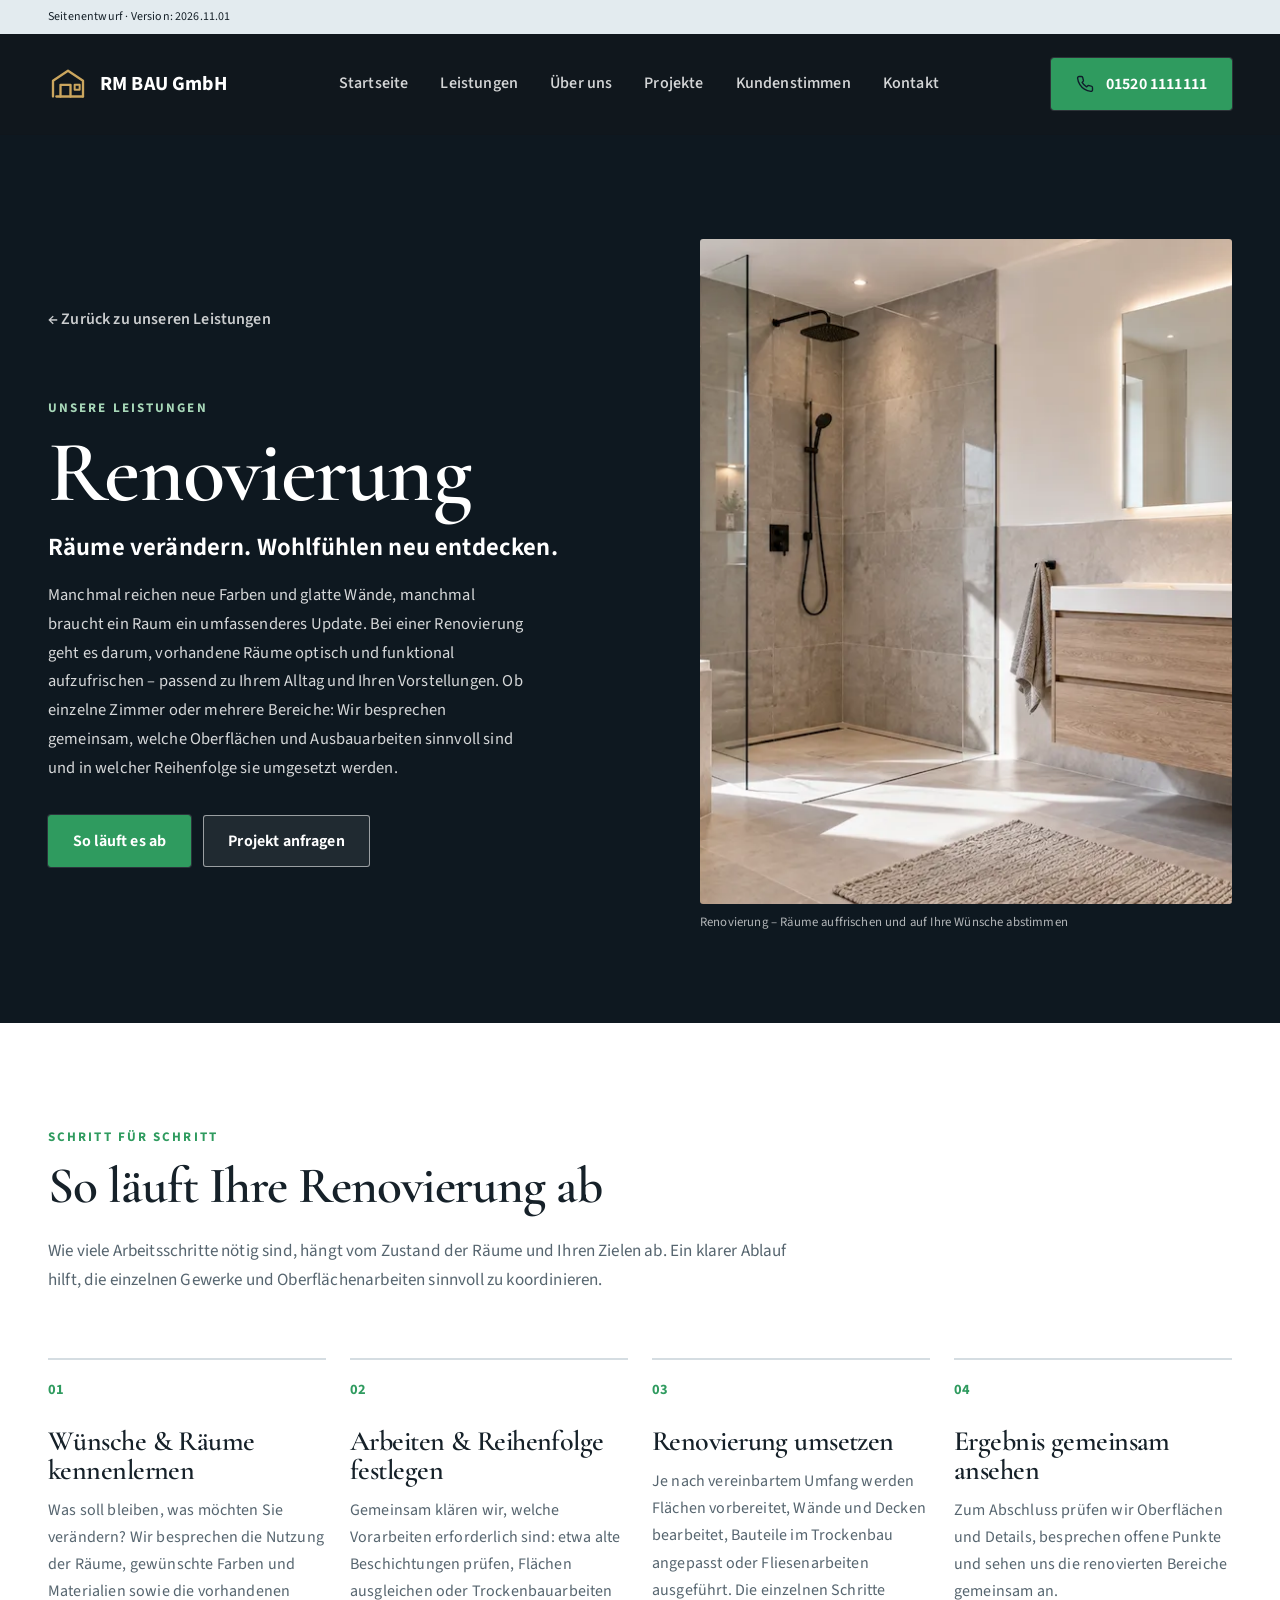
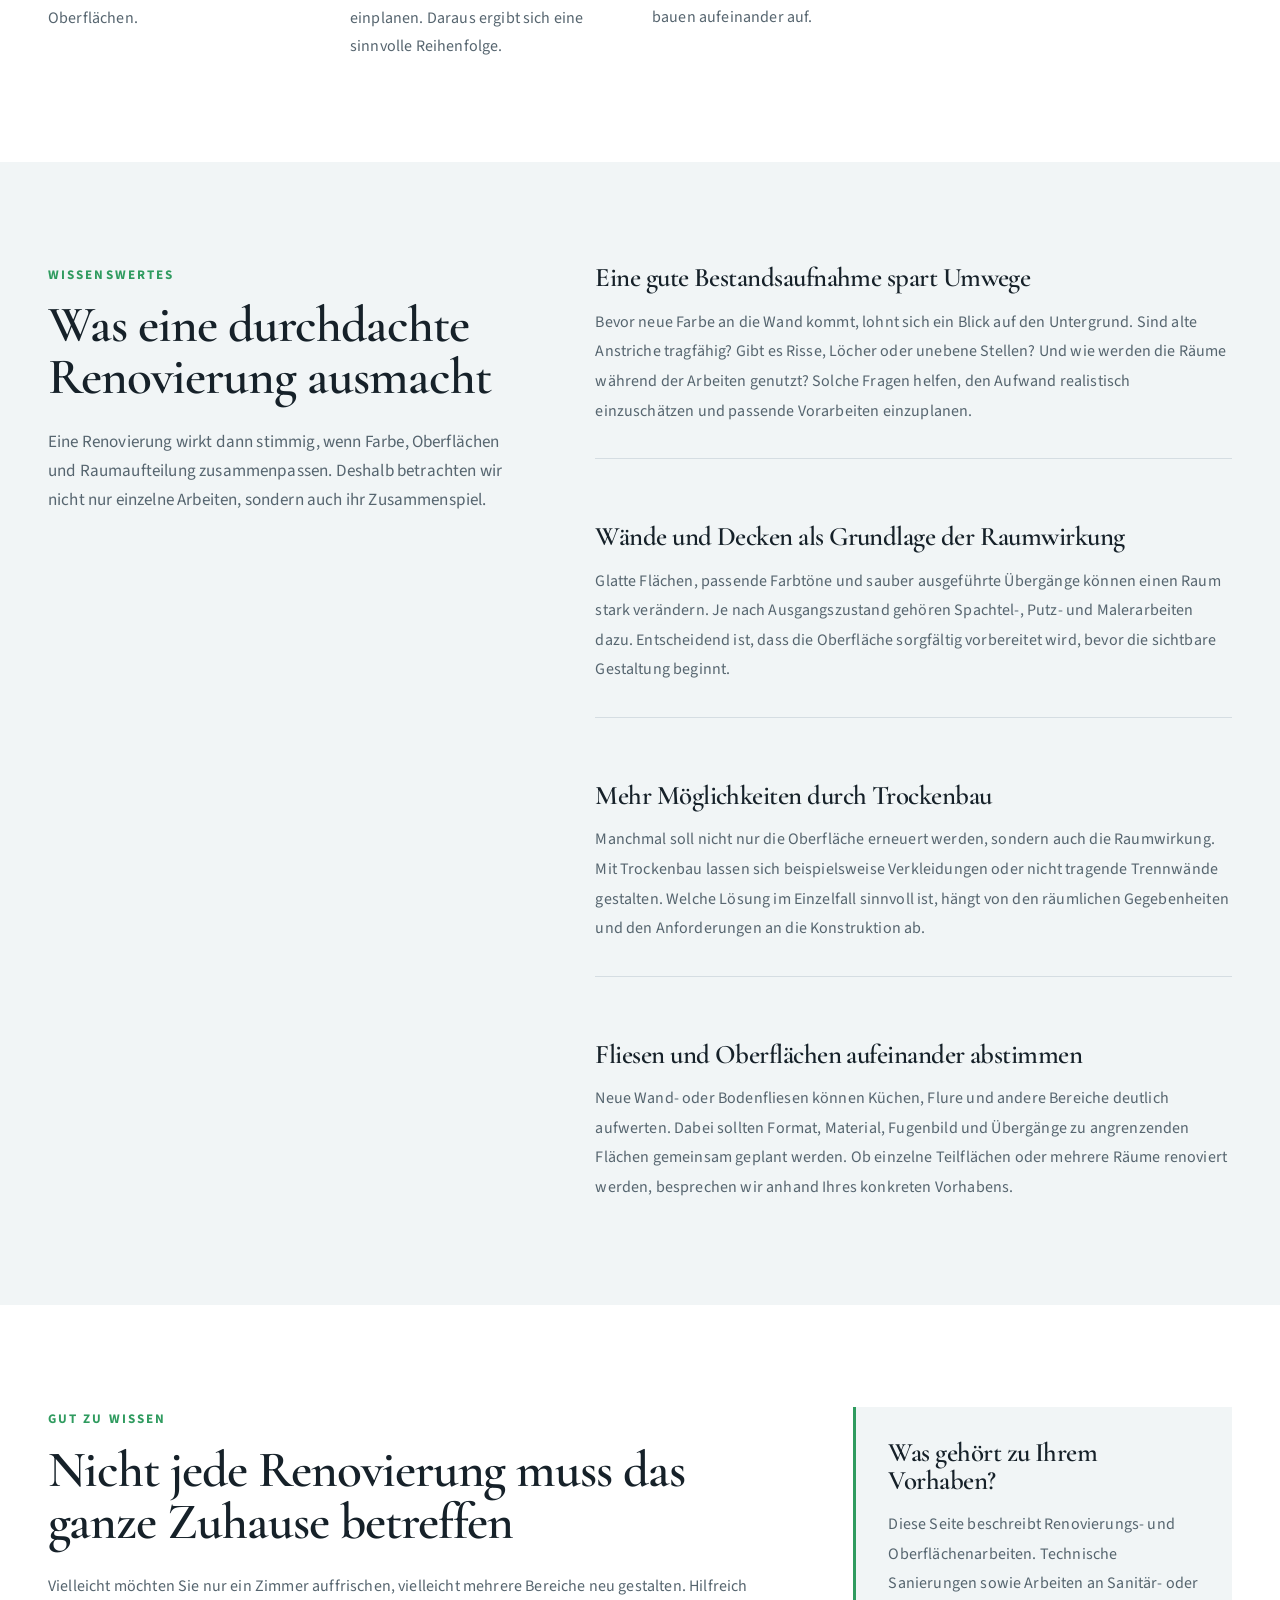
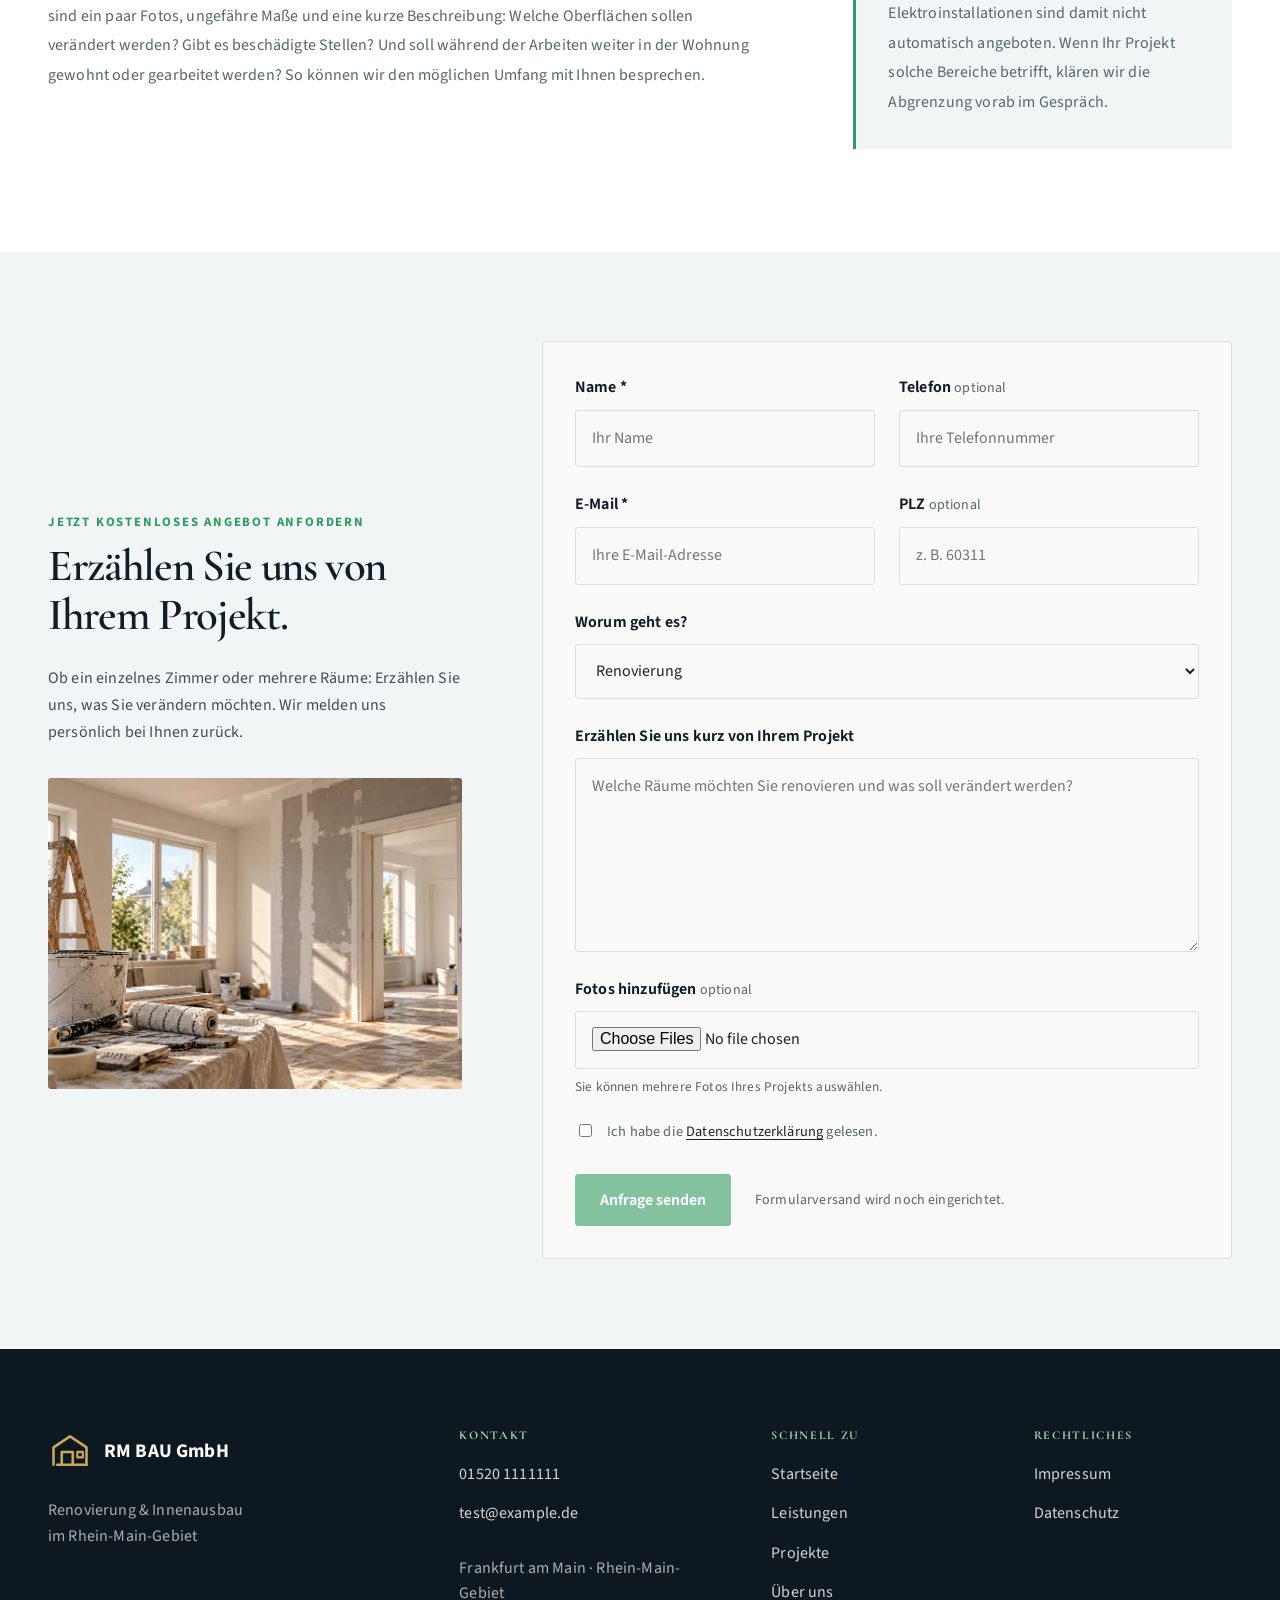
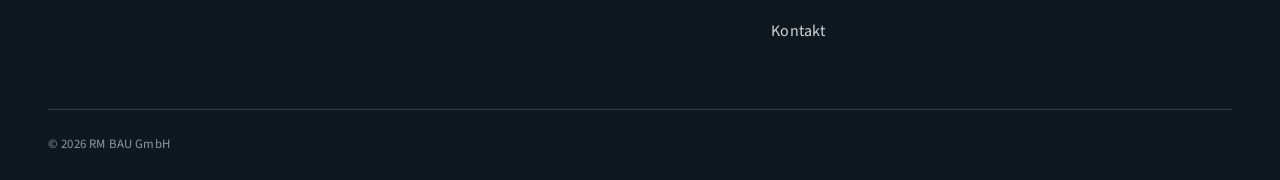
<file: public/leistungen/renovierung.html>
<!doctype html>
<html lang="de">
<head>
  <meta charset="utf-8">
  <meta name="viewport" content="width=device-width, initial-scale=1">
  <meta name="description" content="Renovierung mit RM BAU im Rhein-Main-Gebiet: Wände, Decken und Innenräume auffrischen, Raumaufteilung und Oberflächen neu gestalten.">
  <meta name="robots" content="noindex, nofollow">
  <title>Renovierung | RM BAU</title>
  <link rel="icon" href="data:,">
  <link rel="preconnect" href="https://fonts.googleapis.com">
  <link rel="preconnect" href="https://fonts.gstatic.com" crossorigin>
  <link href="https://fonts.googleapis.com/css2?family=Cormorant+Garamond:wght@500;600;700&family=Source+Sans+3:wght@400;500;600;700&display=swap" rel="stylesheet">
  <link rel="stylesheet" href="../assets/css/variables.css">
  <link rel="stylesheet" href="../assets/css/base.css">
  <link rel="stylesheet" href="../assets/css/layout.css">
  <link rel="stylesheet" href="../assets/css/components.css">
  <link rel="stylesheet" href="../assets/css/sections/header.css">
  <link rel="stylesheet" href="../assets/css/sections/request.css">
  <link rel="stylesheet" href="../assets/css/sections/footer.css">
  <link rel="stylesheet" href="../assets/css/sections/service-detail.css">
  <!-- Existing theme overrides remain last. -->
  <link rel="stylesheet" href="../assets/css/themes.css">
</head>
<body class="theme-builder page-service-detail">
  <a class="skip-link" href="#main-content">Zum Inhalt springen</a>
  <p class="preview-banner"><span class="container">Seitenentwurf · Version: 2026.11.01</span></p>
  <header class="site-header">
      <div class="container site-header__inner">
        <a class="site-name" href="../index.html#start">
          <img
            class="site-name__mark"
            src="../assets/icons/company-mark.svg"
            alt=""
            aria-hidden="true"
          >
          <span class="site-name__text">
            <strong data-site="company-name"></strong>
          </span>
        </a>
        <nav class="site-nav" aria-label="Hauptnavigation">
          <ul class="nav-list">
            <li><a href="../index.html#start">Startseite</a></li>
            <li><a href="../index.html#services">Leistungen</a></li>
            <li><a href="../index.html#about">Über uns</a></li>
            <li><a href="../index.html#projects">Projekte</a></li>
            <li><a href="../index.html#reviews">Kundenstimmen</a></li>
            <li><a href="../index.html#contact">Kontakt</a></li>
          </ul>
        </nav>
        <a
          class="button button--primary site-header__cta"
          href="#"
          data-site-phone-link
        >
          <img
            class="icon"
            src="../assets/icons/phone.svg"
            alt=""
            aria-hidden="true"
          >
          <span data-site="phone"></span>
        </a>
      </div>
    </header>

  <main id="main-content" tabindex="-1">
    <!-- Service hero: a clear introduction to renovation work and the next steps. -->
    <section class="service-detail__hero" aria-labelledby="service-title">
      <div class="container service-detail__hero-inner">
        <div class="service-detail__hero-copy">
          <a class="service-detail__back" href="../index.html#services">← Zurück zu unseren Leistungen</a>
          <p class="service-detail__eyebrow">UNSERE LEISTUNGEN</p>
          <h1 id="service-title">Renovierung</h1>
          <p class="service-detail__lead">Räume verändern. Wohlfühlen neu entdecken.</p>
          <p class="service-detail__summary">Manchmal reichen neue Farben und glatte Wände, manchmal braucht ein Raum ein umfassenderes Update. Bei einer Renovierung geht es darum, vorhandene Räume optisch und funktional aufzufrischen – passend zu Ihrem Alltag und Ihren Vorstellungen. Ob einzelne Zimmer oder mehrere Bereiche: Wir besprechen gemeinsam, welche Oberflächen und Ausbauarbeiten sinnvoll sind und in welcher Reihenfolge sie umgesetzt werden.</p>
          <div class="service-detail__actions">
            <a class="button button--primary" href="#ablauf">So läuft es ab</a>
            <a class="button button--outline" href="#request">Projekt anfragen</a>
          </div>
        </div>
        <figure class="service-detail__hero-media">
          <img src="../assets/images/services/renovation.webp" alt="Modern gestalteter Innenraum als Beispiel für eine Renovierung" fetchpriority="high">
          <figcaption>Renovierung – Räume auffrischen und auf Ihre Wünsche abstimmen</figcaption>
        </figure>
      </div>
    </section>

    <!-- Process: the main phases of a typical renovation project. -->
    <section class="service-detail__process" id="ablauf" aria-labelledby="ablauf-title">
      <div class="container">
        <div class="service-detail__section-heading">
          <p class="service-detail__eyebrow">SCHRITT FÜR SCHRITT</p>
          <h2 id="ablauf-title">So läuft Ihre Renovierung ab</h2>
          <p>Wie viele Arbeitsschritte nötig sind, hängt vom Zustand der Räume und Ihren Zielen ab. Ein klarer Ablauf hilft, die einzelnen Gewerke und Oberflächenarbeiten sinnvoll zu koordinieren.</p>
        </div>
        <div class="service-detail__steps">
          <article class="service-detail__step">
            <span class="service-detail__number" aria-hidden="true">01</span>
            <h3>Wünsche &amp; Räume kennenlernen</h3>
            <p>Was soll bleiben, was möchten Sie verändern? Wir besprechen die Nutzung der Räume, gewünschte Farben und Materialien sowie die vorhandenen Oberflächen.</p>
          </article>
          <article class="service-detail__step">
            <span class="service-detail__number" aria-hidden="true">02</span>
            <h3>Arbeiten &amp; Reihenfolge festlegen</h3>
            <p>Gemeinsam klären wir, welche Vorarbeiten erforderlich sind: etwa alte Beschichtungen prüfen, Flächen ausgleichen oder Trockenbauarbeiten einplanen. Daraus ergibt sich eine sinnvolle Reihenfolge.</p>
          </article>
          <article class="service-detail__step">
            <span class="service-detail__number" aria-hidden="true">03</span>
            <h3>Renovierung umsetzen</h3>
            <p>Je nach vereinbartem Umfang werden Flächen vorbereitet, Wände und Decken bearbeitet, Bauteile im Trockenbau angepasst oder Fliesenarbeiten ausgeführt. Die einzelnen Schritte bauen aufeinander auf.</p>
          </article>
          <article class="service-detail__step">
            <span class="service-detail__number" aria-hidden="true">04</span>
            <h3>Ergebnis gemeinsam ansehen</h3>
            <p>Zum Abschluss prüfen wir Oberflächen und Details, besprechen offene Punkte und sehen uns die renovierten Bereiche gemeinsam an.</p>
          </article>
        </div>
      </div>
    </section>

    <!-- Detailed information: practical explanations without implying a full technical refurbishment. -->
    <section class="service-detail__explanation" id="leistungen" aria-labelledby="details-title">
      <div class="container service-detail__explanation-inner">
        <div class="service-detail__section-heading service-detail__section-heading--left">
          <p class="service-detail__eyebrow">WISSENSWERTES</p>
          <h2 id="details-title">Was eine durchdachte Renovierung ausmacht</h2>
          <p>Eine Renovierung wirkt dann stimmig, wenn Farbe, Oberflächen und Raumaufteilung zusammenpassen. Deshalb betrachten wir nicht nur einzelne Arbeiten, sondern auch ihr Zusammenspiel.</p>
        </div>
        <div class="service-detail__copy">
          <article>
            <h3>Eine gute Bestandsaufnahme spart Umwege</h3>
            <p>Bevor neue Farbe an die Wand kommt, lohnt sich ein Blick auf den Untergrund. Sind alte Anstriche tragfähig? Gibt es Risse, Löcher oder unebene Stellen? Und wie werden die Räume während der Arbeiten genutzt? Solche Fragen helfen, den Aufwand realistisch einzuschätzen und passende Vorarbeiten einzuplanen.</p>
          </article>
          <article>
            <h3>Wände und Decken als Grundlage der Raumwirkung</h3>
            <p>Glatte Flächen, passende Farbtöne und sauber ausgeführte Übergänge können einen Raum stark verändern. Je nach Ausgangszustand gehören Spachtel-, Putz- und Malerarbeiten dazu. Entscheidend ist, dass die Oberfläche sorgfältig vorbereitet wird, bevor die sichtbare Gestaltung beginnt.</p>
          </article>
          <article>
            <h3>Mehr Möglichkeiten durch Trockenbau</h3>
            <p>Manchmal soll nicht nur die Oberfläche erneuert werden, sondern auch die Raumwirkung. Mit Trockenbau lassen sich beispielsweise Verkleidungen oder nicht tragende Trennwände gestalten. Welche Lösung im Einzelfall sinnvoll ist, hängt von den räumlichen Gegebenheiten und den Anforderungen an die Konstruktion ab.</p>
          </article>
          <article>
            <h3>Fliesen und Oberflächen aufeinander abstimmen</h3>
            <p>Neue Wand- oder Bodenfliesen können Küchen, Flure und andere Bereiche deutlich aufwerten. Dabei sollten Format, Material, Fugenbild und Übergänge zu angrenzenden Flächen gemeinsam geplant werden. Ob einzelne Teilflächen oder mehrere Räume renoviert werden, besprechen wir anhand Ihres konkreten Vorhabens.</p>
          </article>
        </div>
      </div>
    </section>

    <!-- Scope clarification: renovation here is not a promise of technical Sanierung. -->
    <section class="service-detail__considerations" aria-labelledby="considerations-title">
      <div class="container service-detail__considerations-inner">
        <div>
          <p class="service-detail__eyebrow">GUT ZU WISSEN</p>
          <h2 id="considerations-title">Nicht jede Renovierung muss das ganze Zuhause betreffen</h2>
          <p>Vielleicht möchten Sie nur ein Zimmer auffrischen, vielleicht mehrere Bereiche neu gestalten. Hilfreich sind ein paar Fotos, ungefähre Maße und eine kurze Beschreibung: Welche Oberflächen sollen verändert werden? Gibt es beschädigte Stellen? Und soll während der Arbeiten weiter in der Wohnung gewohnt oder gearbeitet werden? So können wir den möglichen Umfang mit Ihnen besprechen.</p>
        </div>
        <div class="service-detail__considerations-note">
          <h3>Was gehört zu Ihrem Vorhaben?</h3>
          <p>Diese Seite beschreibt Renovierungs- und Oberflächenarbeiten. Technische Sanierungen sowie Arbeiten an Sanitär- oder Elektroinstallationen sind damit nicht automatisch angeboten. Wenn Ihr Projekt solche Bereiche betrifft, klären wir die Abgrenzung vorab im Gespräch.</p>
        </div>
      </div>
    </section>

    <!-- Existing request form: visual draft only, no submission backend yet. -->
    <section class="request" id="request" aria-labelledby="request-title">
  <div class="container request__inner">

    <div class="request__intro">
      <p class="request__eyebrow">JETZT KOSTENLOSES ANGEBOT ANFORDERN</p>

      <h2 class="request__title" id="request-title">
        Erzählen Sie uns von Ihrem Projekt.
      </h2>

      <p class="request__description">
        Ob ein einzelnes Zimmer oder mehrere Räume: Erzählen Sie uns, was Sie verändern möchten.
        Wir melden uns persönlich bei Ihnen zurück.
      </p>

      <img
  class="request__image"
  src="../assets/images/request/renovation-work.webp"
  alt=""
  loading="lazy"
>

    </div>

    <form class="request-form">

      <div class="request-form__grid">

        <div class="form-field">
          <label for="name">Name *</label>
          <input
            id="name"
            name="name"
            type="text"
            autocomplete="name"
            placeholder="Ihr Name"
            required
          >
        </div>

        <div class="form-field">
          <label for="phone">
            Telefon 
            <span class="form-field__optional">optional</span>
          </label>
          <input
            id="phone"
            name="phone"
            type="tel"
            autocomplete="tel"
            placeholder="Ihre Telefonnummer"
          >
        </div>

        <div class="form-field">
          <label for="email">E-Mail *</label>
          <input
            id="email"
            name="email"
            type="email"
            autocomplete="email"
            placeholder="Ihre E-Mail-Adresse"
            required
          >
        </div>

        <div class="form-field">
          <label for="postal-code">
            PLZ
            <span class="form-field__optional">optional</span>
          </label>
          <input
            id="postal-code"
            name="postalCode"
            type="text"
            inputmode="numeric"
            autocomplete="postal-code"
            placeholder="z. B. 60311"
          >
        </div>

        <div class="form-field form-field--full">
          <label for="service">Worum geht es?</label>

          <select id="service" name="service">
            <option value="">Bitte auswählen</option>
            <option value="painting">Malerarbeiten</option>
            <option value="plastering">Spachtel- &amp; Putzarbeiten</option>
            <option value="drywall">Trockenbau &amp; Innenausbau</option>
            <option value="tiling">Fliesenarbeiten</option>
            <option value="facade">Fassadenarbeiten</option>
            <option value="renovation" selected>Renovierung</option>
            <option value="other">Sonstiges</option>
          </select>
        </div>

        <div class="form-field form-field--full">
          <label for="message">
            Erzählen Sie uns kurz von Ihrem Projekt
          </label>

          <textarea
            id="message"
            name="message"
            rows="6"
            placeholder="Welche Räume möchten Sie renovieren und was soll verändert werden?"
          ></textarea>
        </div>

        <div class="form-field form-field--full">
          <label for="photos">
            Fotos hinzufügen
            <span class="form-field__optional">optional</span>
          </label>

          <input
            id="photos"
            name="photos"
            type="file"
            accept="image/*"
            multiple
          >

          <small>
            Sie können mehrere Fotos Ihres Projekts auswählen.
          </small>
        </div>

      </div>

      <label class="form-check">
        <input type="checkbox" name="privacy">

        <span>
          Ich habe die
          <a href="../datenschutz.html">Datenschutzerklärung</a>
          gelesen.
        </span>
      </label>

      <div class="request-form__footer">
        <button class="button button--primary" type="button" disabled>
          Anfrage senden
        </button>

        <p>
          Formularversand wird noch eingerichtet.
        </p>
      </div>

    </form>

  </div>
</section>
  </main>

  <footer class="site-footer">
  <div class="container site-footer__grid">

    <div class="site-footer__brand">
      <a class="site-footer__logo" href="../index.html#start">
        <img
          class="site-footer__mark"
          src="../assets/icons/company-mark.svg"
          alt=""
          aria-hidden="true"
        >

        <strong data-site="company-name"></strong>
      </a>

      <p>
        Renovierung &amp; Innenausbau<br>
        im Rhein-Main-Gebiet
      </p>
    </div>


    <div class="site-footer__column">
      <h2>Kontakt</h2>

      <a href="#" data-site-phone-link>
        <span data-site="phone"></span>
      </a>

      <a href="#" data-site-email-link>
        <span data-site="email"></span>
      </a>

      <p>Frankfurt am Main · Rhein-Main-Gebiet</p>
    </div>


    <div class="site-footer__column">
      <h2>Schnell zu</h2>

      <a href="../index.html#start">Startseite</a>
      <a href="../index.html#services">Leistungen</a>
      <a href="../index.html#projects">Projekte</a>
      <a href="../index.html#about">Über uns</a>
      <a href="../index.html#contact">Kontakt</a>
    </div>


    <div class="site-footer__column">
      <h2>Rechtliches</h2>

      <a href="../impressum.html">Impressum</a>
      <a href="../datenschutz.html">Datenschutz</a>
    </div>

  </div>

  <div class="container site-footer__bottom">
    <p>
      © <span data-site="year"></span>
      <span data-site="company-name"></span>
    </p>

  </div>
</footer>
  <script src="../assets/js/site-data.js"></script>
</body>
</html>
</file>
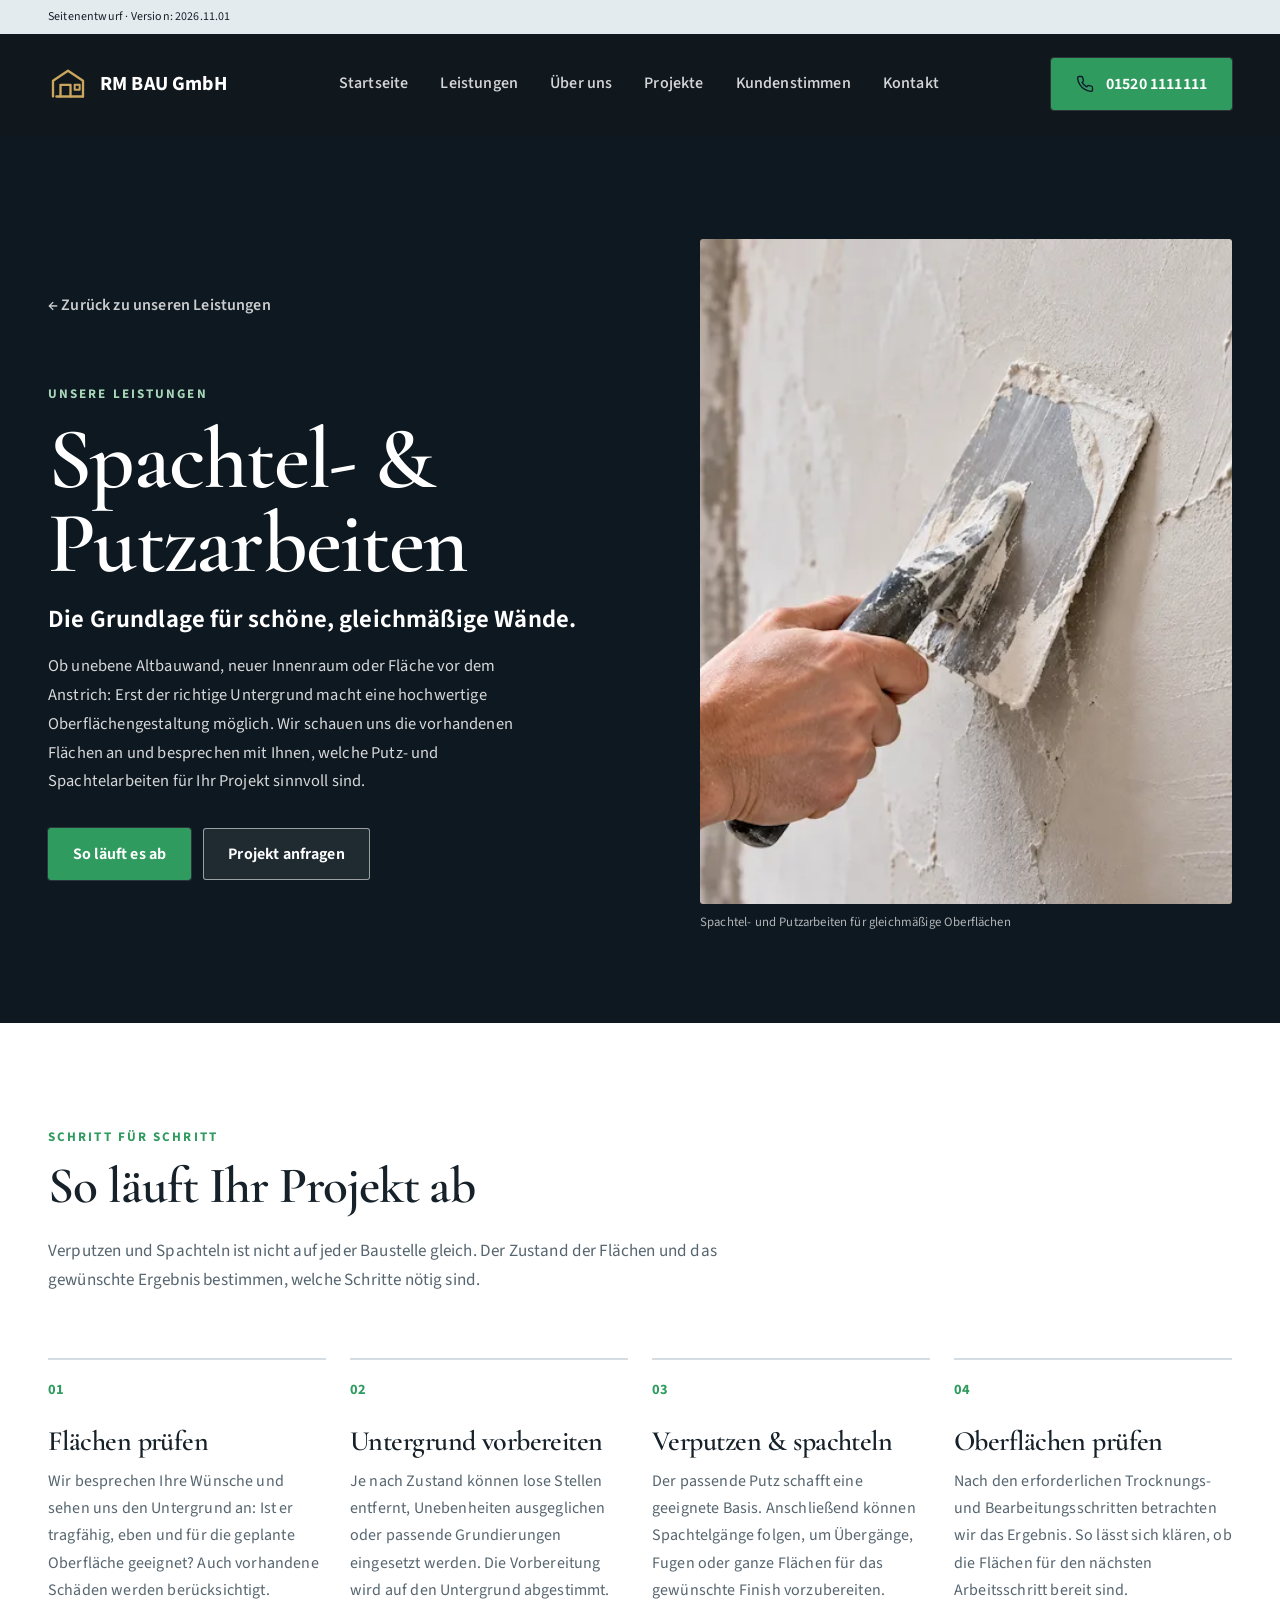
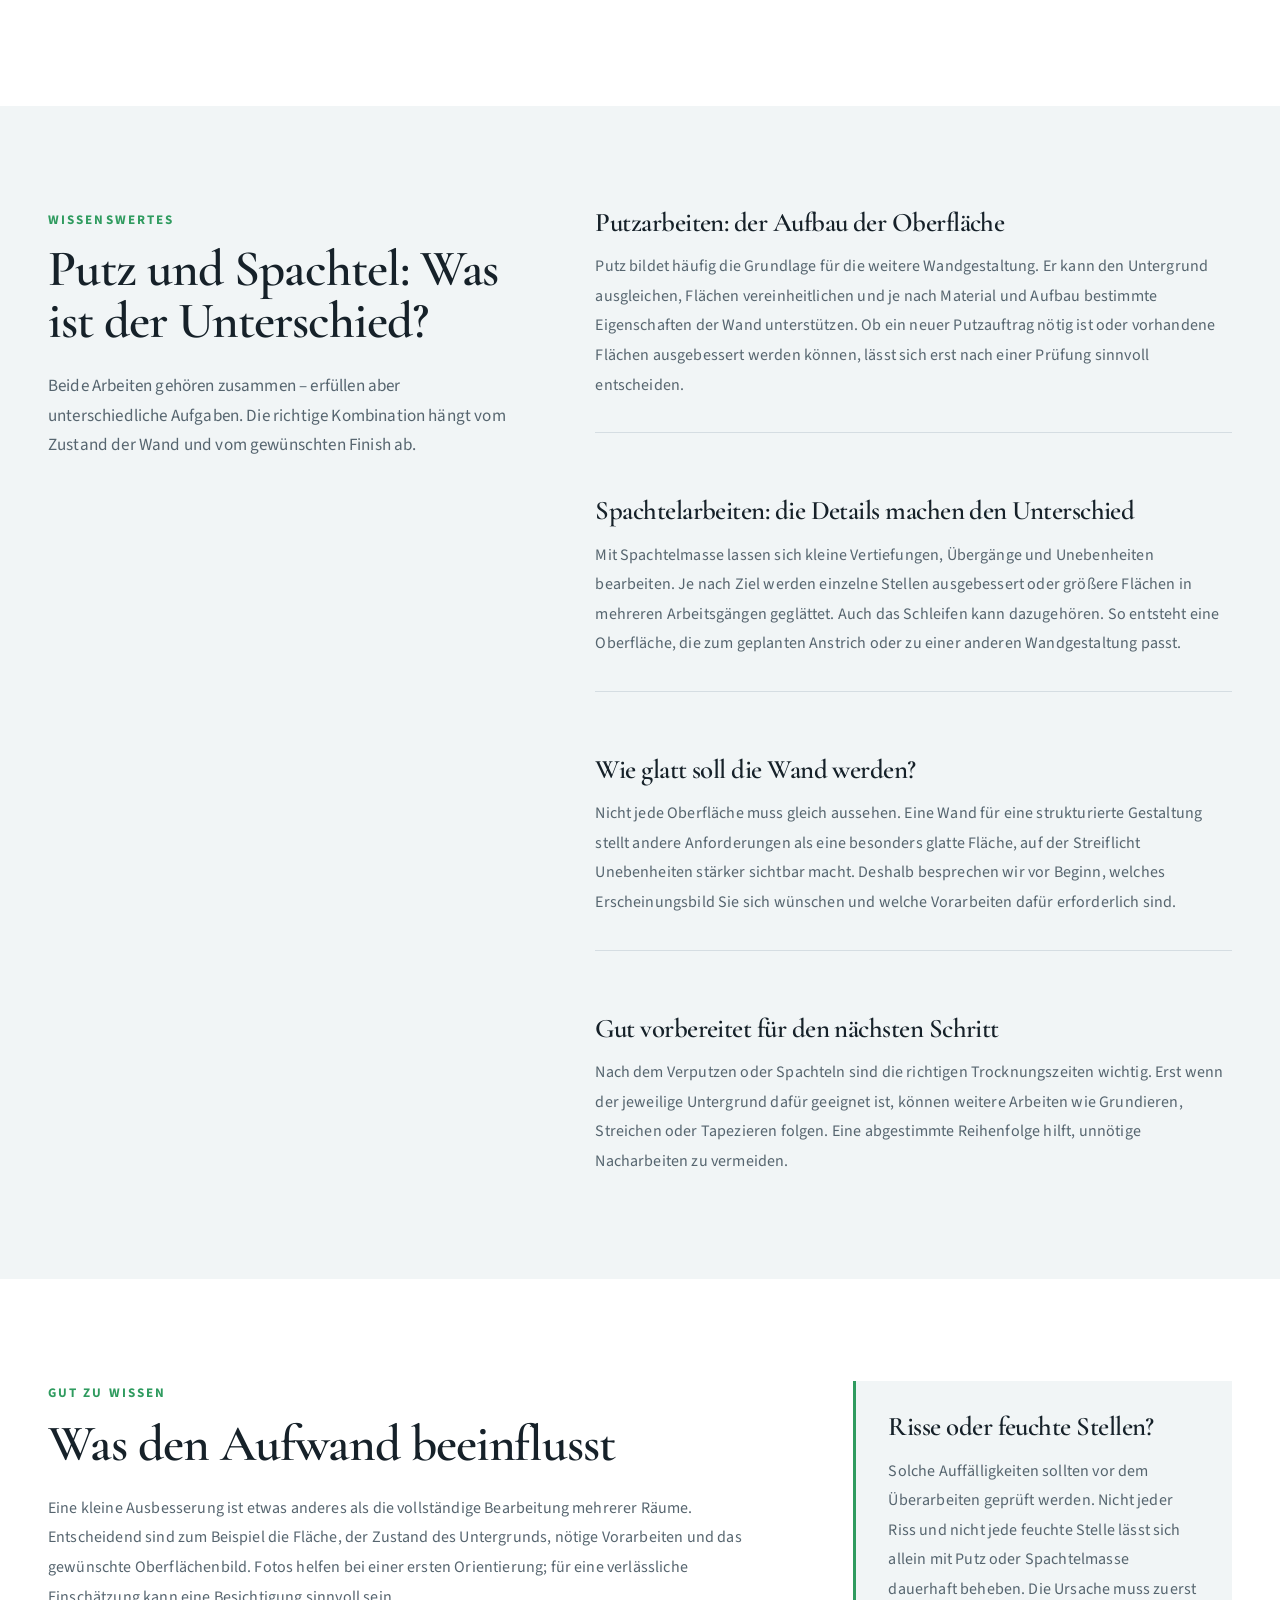
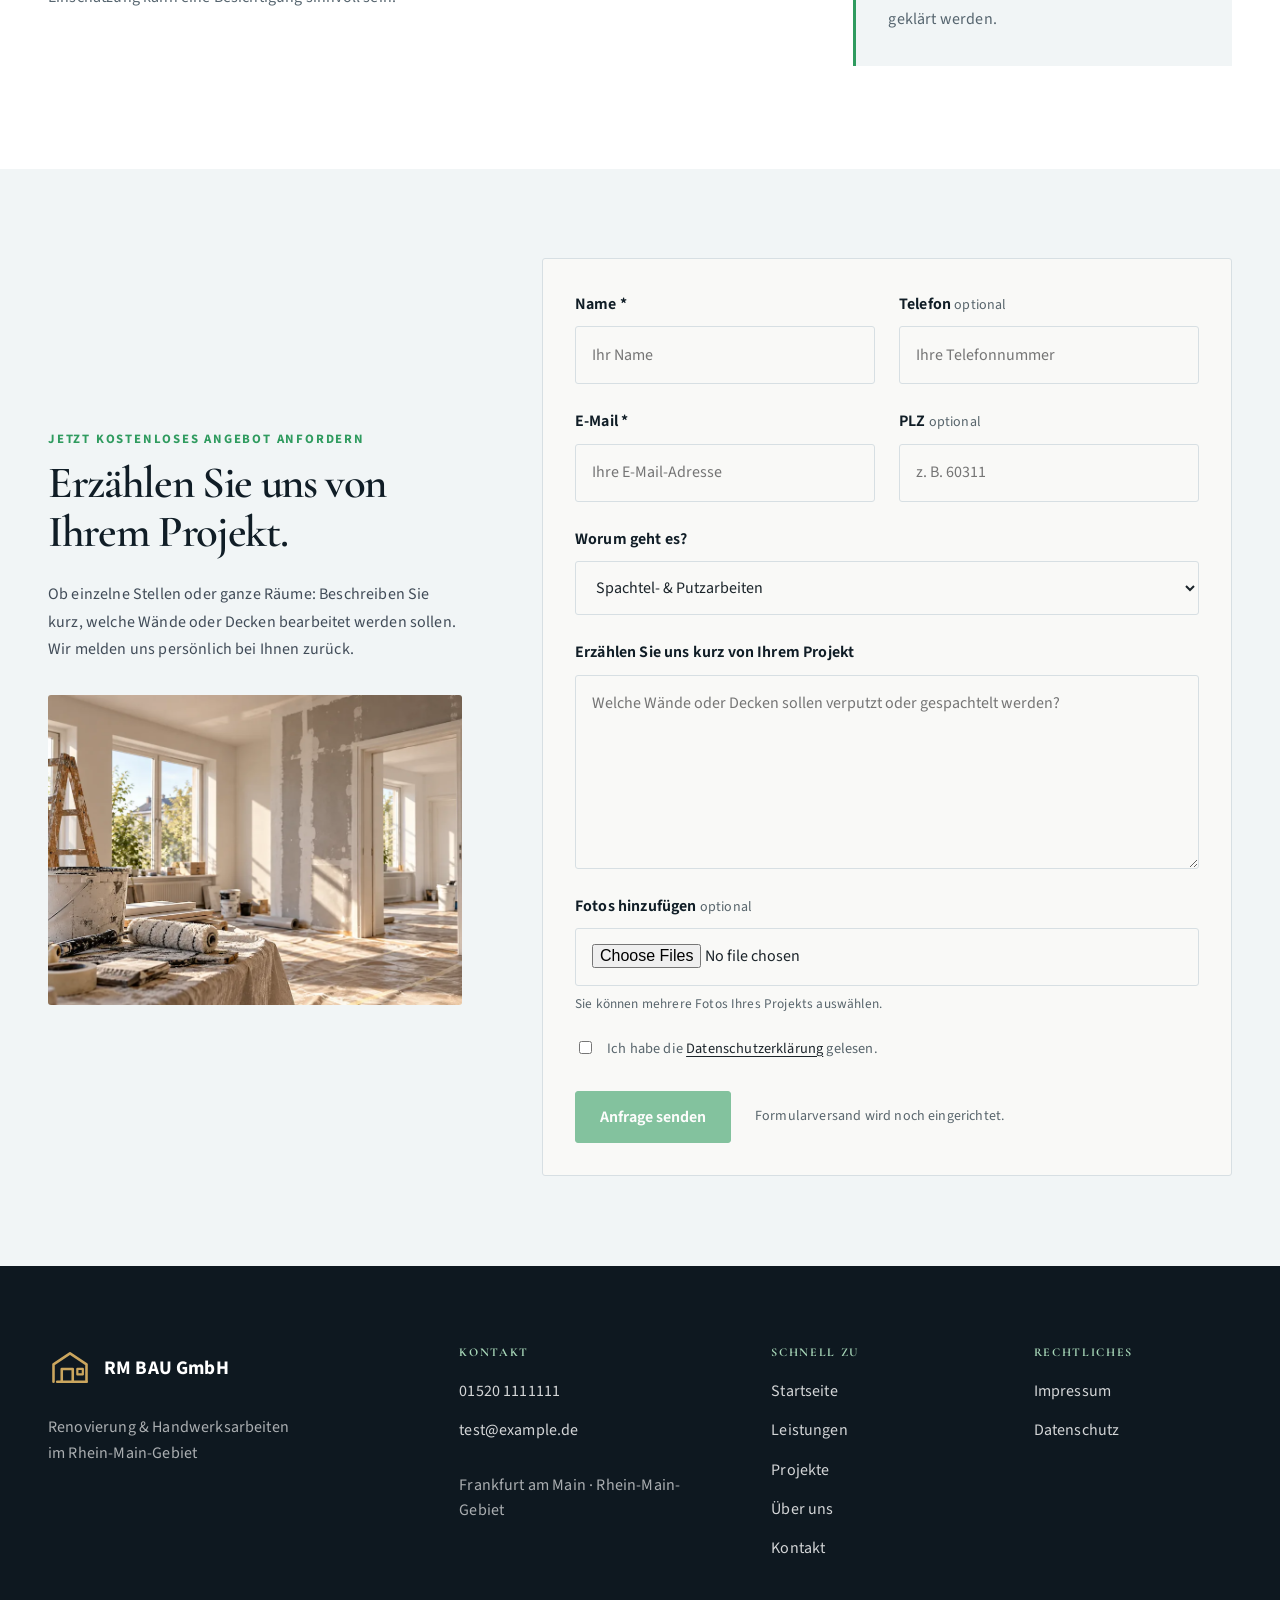
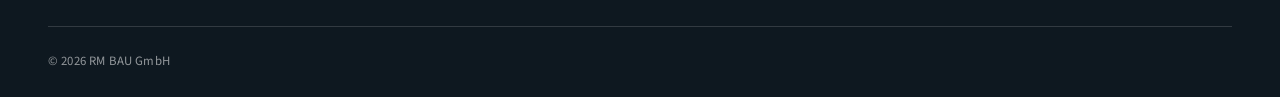
<file: public/leistungen/spachtel-putzarbeiten.html>
<!doctype html>
<html lang="de">
<head>
  <meta charset="utf-8">
  <meta name="viewport" content="width=device-width, initial-scale=1">
  <meta name="description" content="Spachtel- und Putzarbeiten bei RM BAU im Rhein-Main-Gebiet: Untergründe vorbereiten, Wände verputzen und Oberflächen spachteln.">
  <meta name="robots" content="noindex, nofollow">
  <title>Spachtel- &amp; Putzarbeiten | RM BAU</title>
  <link rel="icon" href="data:,">
  <link rel="preconnect" href="https://fonts.googleapis.com">
  <link rel="preconnect" href="https://fonts.gstatic.com" crossorigin>
  <link href="https://fonts.googleapis.com/css2?family=Cormorant+Garamond:wght@500;600;700&family=Source+Sans+3:wght@400;500;600;700&display=swap" rel="stylesheet">
  <link rel="stylesheet" href="../assets/css/variables.css">
  <link rel="stylesheet" href="../assets/css/base.css">
  <link rel="stylesheet" href="../assets/css/layout.css">
  <link rel="stylesheet" href="../assets/css/components.css">
  <link rel="stylesheet" href="../assets/css/sections/header.css">
  <link rel="stylesheet" href="../assets/css/sections/request.css">
  <link rel="stylesheet" href="../assets/css/sections/footer.css">
  <link rel="stylesheet" href="../assets/css/sections/service-detail.css">
  <!-- Existing theme overrides remain last. -->
  <link rel="stylesheet" href="../assets/css/themes.css">
</head>
<body class="theme-builder page-service-detail">
  <a class="skip-link" href="#main-content">Zum Inhalt springen</a>
  <p class="preview-banner"><span class="container">Seitenentwurf · Version: 2026.11.01</span></p>
  <header class="site-header">
      <div class="container site-header__inner">
        <a class="site-name" href="../index.html#start">
          <img
            class="site-name__mark"
            src="../assets/icons/company-mark.svg"
            alt=""
            aria-hidden="true"
          >
          <span class="site-name__text">
            <strong data-site="company-name"></strong>
          </span>
        </a>
        <nav class="site-nav" aria-label="Hauptnavigation">
          <ul class="nav-list">
            <li><a href="../index.html#start">Startseite</a></li>
            <li><a href="../index.html#services">Leistungen</a></li>
            <li><a href="../index.html#about">Über uns</a></li>
            <li><a href="../index.html#projects">Projekte</a></li>
            <li><a href="../index.html#reviews">Kundenstimmen</a></li>
            <li><a href="../index.html#contact">Kontakt</a></li>
          </ul>
        </nav>
        <a
          class="button button--primary site-header__cta"
          href="#"
          data-site-phone-link
        >
          <img
            class="icon"
            src="../assets/icons/phone.svg"
            alt=""
            aria-hidden="true"
          >
          <span data-site="phone"></span>
        </a>
      </div>
    </header>

  <main id="main-content" tabindex="-1">
    <!-- Service hero: overview of the selected service. -->
    <section class="service-detail__hero" aria-labelledby="service-title">
      <div class="container service-detail__hero-inner">
        <div class="service-detail__hero-copy">
          <a class="service-detail__back" href="../index.html#services">← Zurück zu unseren Leistungen</a>
          <p class="service-detail__eyebrow">UNSERE LEISTUNGEN</p>
          <h1 id="service-title">Spachtel- &amp; Putzarbeiten</h1>
          <p class="service-detail__lead">Die Grundlage für schöne, gleichmäßige Wände.</p>
          <p class="service-detail__summary">Ob unebene Altbauwand, neuer Innenraum oder Fläche vor dem Anstrich: Erst der richtige Untergrund macht eine hochwertige Oberflächengestaltung möglich. Wir schauen uns die vorhandenen Flächen an und besprechen mit Ihnen, welche Putz- und Spachtelarbeiten für Ihr Projekt sinnvoll sind.</p>
          <div class="service-detail__actions">
            <a class="button button--primary" href="#ablauf">So läuft es ab</a>
            <a class="button button--outline" href="#request">Projekt anfragen</a>
          </div>
        </div>
        <figure class="service-detail__hero-media">
          <img src="../assets/images/services/plastering.webp" alt="Spachtel- und Putzarbeiten an einer Innenwand" fetchpriority="high">
          <figcaption>Spachtel- und Putzarbeiten für gleichmäßige Oberflächen</figcaption>
        </figure>
      </div>
    </section>

    <!-- Process: first explain what customers can expect. -->
    <section class="service-detail__process" id="ablauf" aria-labelledby="ablauf-title">
      <div class="container">
        <div class="service-detail__section-heading">
          <p class="service-detail__eyebrow">SCHRITT FÜR SCHRITT</p>
          <h2 id="ablauf-title">So läuft Ihr Projekt ab</h2>
          <p>Verputzen und Spachteln ist nicht auf jeder Baustelle gleich. Der Zustand der Flächen und das gewünschte Ergebnis bestimmen, welche Schritte nötig sind.</p>
        </div>
        <div class="service-detail__steps">
          <article class="service-detail__step">
            <span class="service-detail__number" aria-hidden="true">01</span>
            <h3>Flächen prüfen</h3>
            <p>Wir besprechen Ihre Wünsche und sehen uns den Untergrund an: Ist er tragfähig, eben und für die geplante Oberfläche geeignet? Auch vorhandene Schäden werden berücksichtigt.</p>
          </article>
          <article class="service-detail__step">
            <span class="service-detail__number" aria-hidden="true">02</span>
            <h3>Untergrund vorbereiten</h3>
            <p>Je nach Zustand können lose Stellen entfernt, Unebenheiten ausgeglichen oder passende Grundierungen eingesetzt werden. Die Vorbereitung wird auf den Untergrund abgestimmt.</p>
          </article>
          <article class="service-detail__step">
            <span class="service-detail__number" aria-hidden="true">03</span>
            <h3>Verputzen &amp; spachteln</h3>
            <p>Der passende Putz schafft eine geeignete Basis. Anschließend können Spachtelgänge folgen, um Übergänge, Fugen oder ganze Flächen für das gewünschte Finish vorzubereiten.</p>
          </article>
          <article class="service-detail__step">
            <span class="service-detail__number" aria-hidden="true">04</span>
            <h3>Oberflächen prüfen</h3>
            <p>Nach den erforderlichen Trocknungs- und Bearbeitungsschritten betrachten wir das Ergebnis. So lässt sich klären, ob die Flächen für den nächsten Arbeitsschritt bereit sind.</p>
          </article>
        </div>
      </div>
    </section>

    <!-- Detailed explanation: related services, separate purposes. -->
    <section class="service-detail__explanation" id="leistungen" aria-labelledby="details-title">
      <div class="container service-detail__explanation-inner">
        <div class="service-detail__section-heading service-detail__section-heading--left">
          <p class="service-detail__eyebrow">WISSENSWERTES</p>
          <h2 id="details-title">Putz und Spachtel: Was ist der Unterschied?</h2>
          <p>Beide Arbeiten gehören zusammen – erfüllen aber unterschiedliche Aufgaben. Die richtige Kombination hängt vom Zustand der Wand und vom gewünschten Finish ab.</p>
        </div>
        <div class="service-detail__copy">
          <article>
            <h3>Putzarbeiten: der Aufbau der Oberfläche</h3>
            <p>Putz bildet häufig die Grundlage für die weitere Wandgestaltung. Er kann den Untergrund ausgleichen, Flächen vereinheitlichen und je nach Material und Aufbau bestimmte Eigenschaften der Wand unterstützen. Ob ein neuer Putzauftrag nötig ist oder vorhandene Flächen ausgebessert werden können, lässt sich erst nach einer Prüfung sinnvoll entscheiden.</p>
          </article>
          <article>
            <h3>Spachtelarbeiten: die Details machen den Unterschied</h3>
            <p>Mit Spachtelmasse lassen sich kleine Vertiefungen, Übergänge und Unebenheiten bearbeiten. Je nach Ziel werden einzelne Stellen ausgebessert oder größere Flächen in mehreren Arbeitsgängen geglättet. Auch das Schleifen kann dazugehören. So entsteht eine Oberfläche, die zum geplanten Anstrich oder zu einer anderen Wandgestaltung passt.</p>
          </article>
          <article>
            <h3>Wie glatt soll die Wand werden?</h3>
            <p>Nicht jede Oberfläche muss gleich aussehen. Eine Wand für eine strukturierte Gestaltung stellt andere Anforderungen als eine besonders glatte Fläche, auf der Streiflicht Unebenheiten stärker sichtbar macht. Deshalb besprechen wir vor Beginn, welches Erscheinungsbild Sie sich wünschen und welche Vorarbeiten dafür erforderlich sind.</p>
          </article>
          <article>
            <h3>Gut vorbereitet für den nächsten Schritt</h3>
            <p>Nach dem Verputzen oder Spachteln sind die richtigen Trocknungszeiten wichtig. Erst wenn der jeweilige Untergrund dafür geeignet ist, können weitere Arbeiten wie Grundieren, Streichen oder Tapezieren folgen. Eine abgestimmte Reihenfolge hilft, unnötige Nacharbeiten zu vermeiden.</p>
          </article>
        </div>
      </div>
    </section>

    <section class="service-detail__considerations" aria-labelledby="considerations-title">
      <div class="container service-detail__considerations-inner">
        <div>
          <p class="service-detail__eyebrow">GUT ZU WISSEN</p>
          <h2 id="considerations-title">Was den Aufwand beeinflusst</h2>
          <p>Eine kleine Ausbesserung ist etwas anderes als die vollständige Bearbeitung mehrerer Räume. Entscheidend sind zum Beispiel die Fläche, der Zustand des Untergrunds, nötige Vorarbeiten und das gewünschte Oberflächenbild. Fotos helfen bei einer ersten Orientierung; für eine verlässliche Einschätzung kann eine Besichtigung sinnvoll sein.</p>
        </div>
        <div class="service-detail__considerations-note">
          <h3>Risse oder feuchte Stellen?</h3>
          <p>Solche Auffälligkeiten sollten vor dem Überarbeiten geprüft werden. Nicht jeder Riss und nicht jede feuchte Stelle lässt sich allein mit Putz oder Spachtelmasse dauerhaft beheben. Die Ursache muss zuerst geklärt werden.</p>
        </div>
      </div>
    </section>

    <!-- Existing request form: visual draft only, no submission backend yet. -->
    <section class="request" id="request" aria-labelledby="request-title">
  <div class="container request__inner">

    <div class="request__intro">
      <p class="request__eyebrow">JETZT KOSTENLOSES ANGEBOT ANFORDERN</p>

      <h2 class="request__title" id="request-title">
        Erzählen Sie uns von Ihrem Projekt.
      </h2>

      <p class="request__description">
        Ob einzelne Stellen oder ganze Räume: Beschreiben Sie kurz, welche Wände oder Decken bearbeitet werden sollen.
        Wir melden uns persönlich bei Ihnen zurück.
      </p>

      <img
  class="request__image"
  src="../assets/images/request/renovation-work.webp"
  alt=""
  loading="lazy"
>

    </div>

    <form class="request-form">

      <div class="request-form__grid">

        <div class="form-field">
          <label for="name">Name *</label>
          <input
            id="name"
            name="name"
            type="text"
            autocomplete="name"
            placeholder="Ihr Name"
            required
          >
        </div>

        <div class="form-field">
          <label for="phone">
            Telefon 
            <span class="form-field__optional">optional</span>
          </label>
          <input
            id="phone"
            name="phone"
            type="tel"
            autocomplete="tel"
            placeholder="Ihre Telefonnummer"
          >
        </div>

        <div class="form-field">
          <label for="email">E-Mail *</label>
          <input
            id="email"
            name="email"
            type="email"
            autocomplete="email"
            placeholder="Ihre E-Mail-Adresse"
            required
          >
        </div>

        <div class="form-field">
          <label for="postal-code">
            PLZ
            <span class="form-field__optional">optional</span>
          </label>
          <input
            id="postal-code"
            name="postalCode"
            type="text"
            inputmode="numeric"
            autocomplete="postal-code"
            placeholder="z. B. 60311"
          >
        </div>

        <div class="form-field form-field--full">
          <label for="service">Worum geht es?</label>

          <select id="service" name="service">
            <option value="">Bitte auswählen</option>
            <option value="painting">Malerarbeiten</option>
            <option value="plastering" selected>Spachtel- &amp; Putzarbeiten</option>
            <option value="drywall">Trockenbau &amp; Innenausbau</option>
            <option value="tiling">Fliesenarbeiten</option>
            <option value="facade">Fassadenarbeiten</option>
            <option value="renovation">Renovierung</option>
            <option value="other">Sonstiges</option>
          </select>
        </div>

        <div class="form-field form-field--full">
          <label for="message">
            Erzählen Sie uns kurz von Ihrem Projekt
          </label>

          <textarea
            id="message"
            name="message"
            rows="6"
            placeholder="Welche Wände oder Decken sollen verputzt oder gespachtelt werden?"
          ></textarea>
        </div>

        <div class="form-field form-field--full">
          <label for="photos">
            Fotos hinzufügen
            <span class="form-field__optional">optional</span>
          </label>

          <input
            id="photos"
            name="photos"
            type="file"
            accept="image/*"
            multiple
          >

          <small>
            Sie können mehrere Fotos Ihres Projekts auswählen.
          </small>
        </div>

      </div>

      <label class="form-check">
        <input type="checkbox" name="privacy">

        <span>
          Ich habe die
          <a href="../datenschutz.html">Datenschutzerklärung</a>
          gelesen.
        </span>
      </label>

      <div class="request-form__footer">
        <button class="button button--primary" type="button" disabled>
          Anfrage senden
        </button>

        <p>
          Formularversand wird noch eingerichtet.
        </p>
      </div>

    </form>

  </div>
</section>
  </main>

  <footer class="site-footer">
  <div class="container site-footer__grid">

    <div class="site-footer__brand">
      <a class="site-footer__logo" href="../index.html#start">
        <img
          class="site-footer__mark"
          src="../assets/icons/company-mark.svg"
          alt=""
          aria-hidden="true"
        >

        <strong data-site="company-name"></strong>
      </a>

      <p>
        Renovierung &amp; Handwerksarbeiten<br>
        im Rhein-Main-Gebiet
      </p>
    </div>


    <div class="site-footer__column">
      <h2>Kontakt</h2>

      <a href="#" data-site-phone-link>
        <span data-site="phone"></span>
      </a>

      <a href="#" data-site-email-link>
        <span data-site="email"></span>
      </a>

      <p>Frankfurt am Main · Rhein-Main-Gebiet</p>
    </div>


    <div class="site-footer__column">
      <h2>Schnell zu</h2>

      <a href="../index.html#start">Startseite</a>
      <a href="../index.html#services">Leistungen</a>
      <a href="../index.html#projects">Projekte</a>
      <a href="../index.html#about">Über uns</a>
      <a href="../index.html#contact">Kontakt</a>
    </div>


    <div class="site-footer__column">
      <h2>Rechtliches</h2>

      <a href="../impressum.html">Impressum</a>
      <a href="../datenschutz.html">Datenschutz</a>
    </div>

  </div>

  <div class="container site-footer__bottom">
    <p>
      © <span data-site="year"></span>
      <span data-site="company-name"></span>
    </p>

  </div>
</footer>
  <script src="../assets/js/site-data.js"></script>
</body>
</html>
</file>
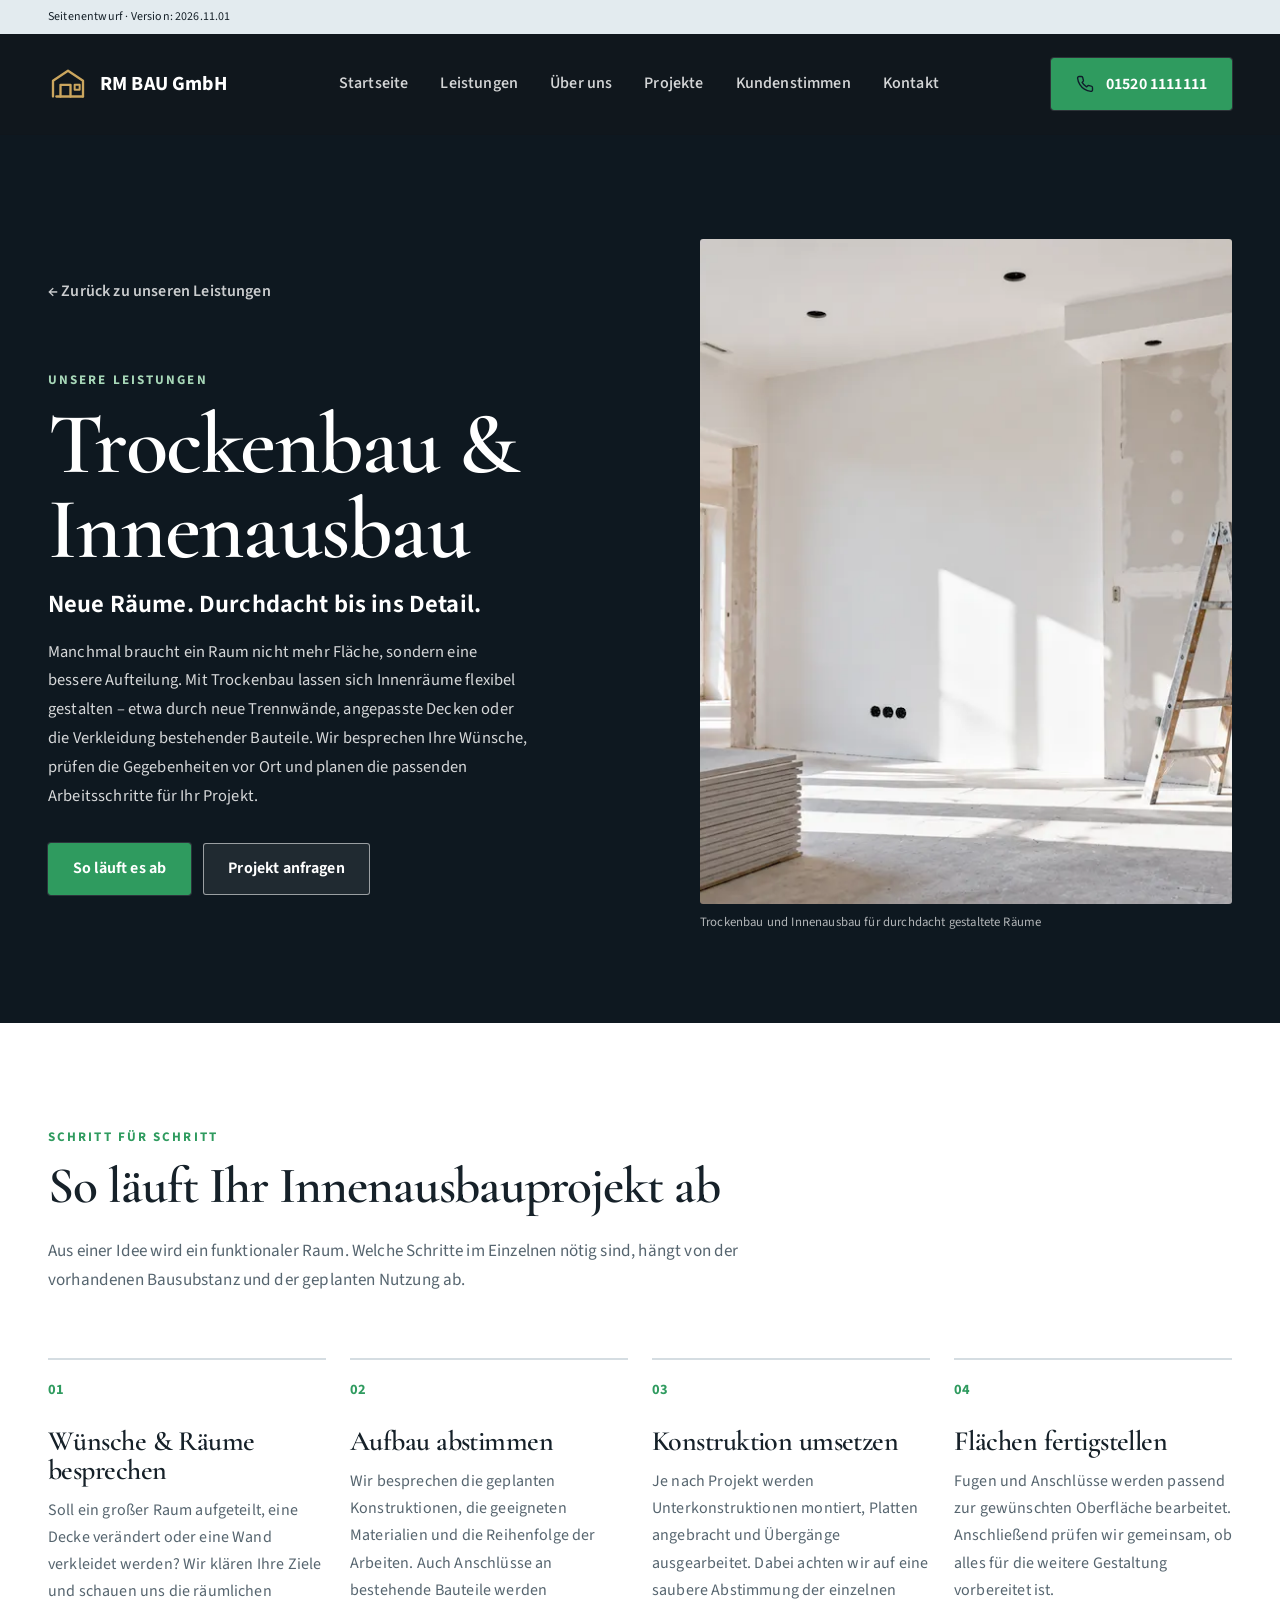
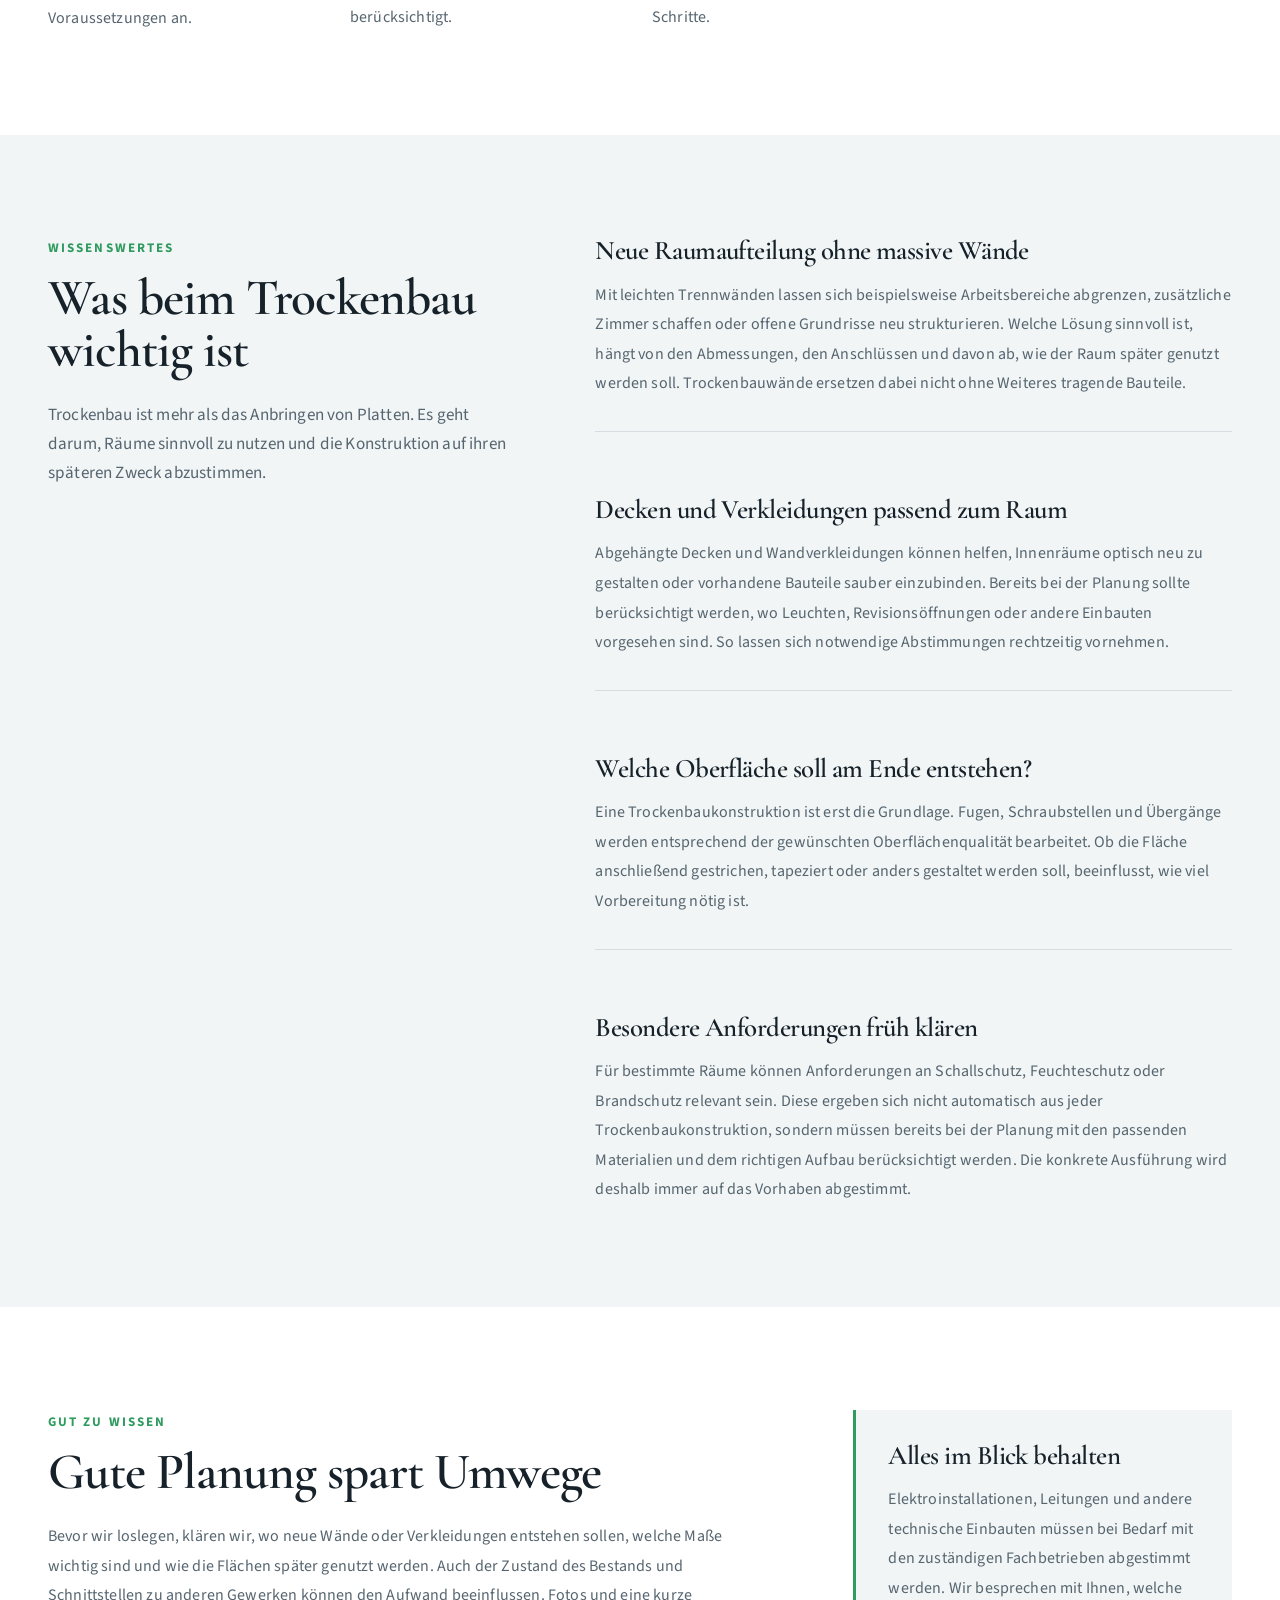
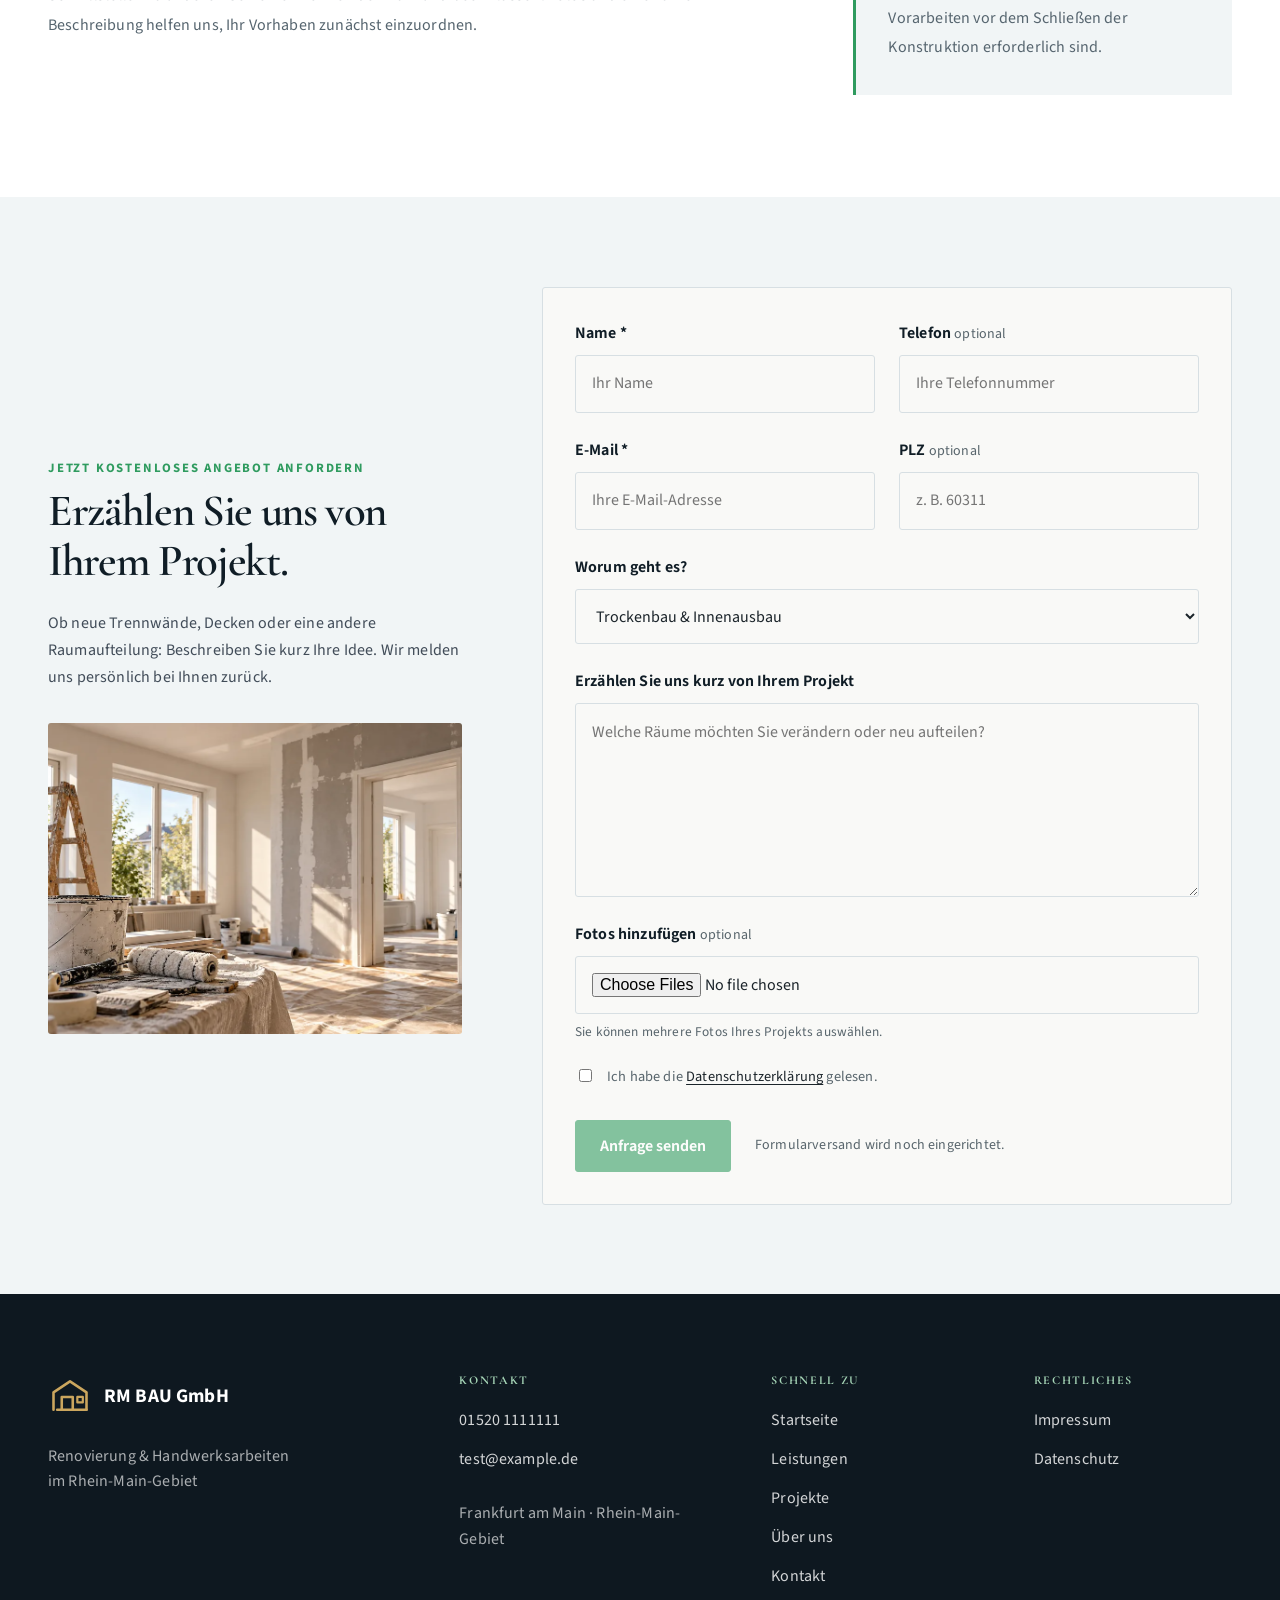
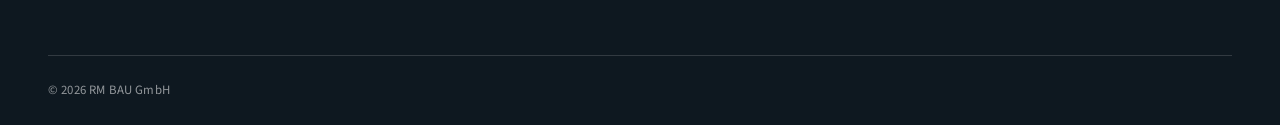
<file: public/leistungen/trockenbau-innenausbau.html>
<!doctype html>
<html lang="de">
<head>
  <meta charset="utf-8">
  <meta name="viewport" content="width=device-width, initial-scale=1">
  <meta name="description" content="Trockenbau und Innenausbau bei RM BAU im Rhein-Main-Gebiet: flexible Raumaufteilung, leichte Trennwände, Decken und sorgfältiger Ausbau.">
  <meta name="robots" content="noindex, nofollow">
  <title>Trockenbau &amp; Innenausbau | RM BAU</title>
  <link rel="icon" href="data:,">
  <link rel="preconnect" href="https://fonts.googleapis.com">
  <link rel="preconnect" href="https://fonts.gstatic.com" crossorigin>
  <link href="https://fonts.googleapis.com/css2?family=Cormorant+Garamond:wght@500;600;700&family=Source+Sans+3:wght@400;500;600;700&display=swap" rel="stylesheet">
  <link rel="stylesheet" href="../assets/css/variables.css">
  <link rel="stylesheet" href="../assets/css/base.css">
  <link rel="stylesheet" href="../assets/css/layout.css">
  <link rel="stylesheet" href="../assets/css/components.css">
  <link rel="stylesheet" href="../assets/css/sections/header.css">
  <link rel="stylesheet" href="../assets/css/sections/request.css">
  <link rel="stylesheet" href="../assets/css/sections/footer.css">
  <link rel="stylesheet" href="../assets/css/sections/service-detail.css">
  <!-- Existing theme overrides remain last. -->
  <link rel="stylesheet" href="../assets/css/themes.css">
</head>
<body class="theme-builder page-service-detail">
  <a class="skip-link" href="#main-content">Zum Inhalt springen</a>
  <p class="preview-banner"><span class="container">Seitenentwurf · Version: 2026.11.01</span></p>
  <header class="site-header">
      <div class="container site-header__inner">
        <a class="site-name" href="../index.html#start">
          <img
            class="site-name__mark"
            src="../assets/icons/company-mark.svg"
            alt=""
            aria-hidden="true"
          >
          <span class="site-name__text">
            <strong data-site="company-name"></strong>
          </span>
        </a>
        <nav class="site-nav" aria-label="Hauptnavigation">
          <ul class="nav-list">
            <li><a href="../index.html#start">Startseite</a></li>
            <li><a href="../index.html#services">Leistungen</a></li>
            <li><a href="../index.html#about">Über uns</a></li>
            <li><a href="../index.html#projects">Projekte</a></li>
            <li><a href="../index.html#reviews">Kundenstimmen</a></li>
            <li><a href="../index.html#contact">Kontakt</a></li>
          </ul>
        </nav>
        <a
          class="button button--primary site-header__cta"
          href="#"
          data-site-phone-link
        >
          <img
            class="icon"
            src="../assets/icons/phone.svg"
            alt=""
            aria-hidden="true"
          >
          <span data-site="phone"></span>
        </a>
      </div>
    </header>

  <main id="main-content" tabindex="-1">
    <!-- Service hero: overview of the selected service. -->
    <section class="service-detail__hero" aria-labelledby="service-title">
      <div class="container service-detail__hero-inner">
        <div class="service-detail__hero-copy">
          <a class="service-detail__back" href="../index.html#services">← Zurück zu unseren Leistungen</a>
          <p class="service-detail__eyebrow">UNSERE LEISTUNGEN</p>
          <h1 id="service-title">Trockenbau &amp; Innenausbau</h1>
          <p class="service-detail__lead">Neue Räume. Durchdacht bis ins Detail.</p>
          <p class="service-detail__summary">Manchmal braucht ein Raum nicht mehr Fläche, sondern eine bessere Aufteilung. Mit Trockenbau lassen sich Innenräume flexibel gestalten – etwa durch neue Trennwände, angepasste Decken oder die Verkleidung bestehender Bauteile. Wir besprechen Ihre Wünsche, prüfen die Gegebenheiten vor Ort und planen die passenden Arbeitsschritte für Ihr Projekt.</p>
          <div class="service-detail__actions">
            <a class="button button--primary" href="#ablauf">So läuft es ab</a>
            <a class="button button--outline" href="#request">Projekt anfragen</a>
          </div>
        </div>
        <figure class="service-detail__hero-media">
          <img src="../assets/images/services/drywall.webp" alt="Innenraum mit Trockenbaukonstruktion während des Ausbaus" fetchpriority="high">
          <figcaption>Trockenbau und Innenausbau für durchdacht gestaltete Räume</figcaption>
        </figure>
      </div>
    </section>

    <!-- Process: explain the individual steps before technical details. -->
    <section class="service-detail__process" id="ablauf" aria-labelledby="ablauf-title">
      <div class="container">
        <div class="service-detail__section-heading">
          <p class="service-detail__eyebrow">SCHRITT FÜR SCHRITT</p>
          <h2 id="ablauf-title">So läuft Ihr Innenausbauprojekt ab</h2>
          <p>Aus einer Idee wird ein funktionaler Raum. Welche Schritte im Einzelnen nötig sind, hängt von der vorhandenen Bausubstanz und der geplanten Nutzung ab.</p>
        </div>
        <div class="service-detail__steps">
          <article class="service-detail__step">
            <span class="service-detail__number" aria-hidden="true">01</span>
            <h3>Wünsche &amp; Räume besprechen</h3>
            <p>Soll ein großer Raum aufgeteilt, eine Decke verändert oder eine Wand verkleidet werden? Wir klären Ihre Ziele und schauen uns die räumlichen Voraussetzungen an.</p>
          </article>
          <article class="service-detail__step">
            <span class="service-detail__number" aria-hidden="true">02</span>
            <h3>Aufbau abstimmen</h3>
            <p>Wir besprechen die geplanten Konstruktionen, die geeigneten Materialien und die Reihenfolge der Arbeiten. Auch Anschlüsse an bestehende Bauteile werden berücksichtigt.</p>
          </article>
          <article class="service-detail__step">
            <span class="service-detail__number" aria-hidden="true">03</span>
            <h3>Konstruktion umsetzen</h3>
            <p>Je nach Projekt werden Unterkonstruktionen montiert, Platten angebracht und Übergänge ausgearbeitet. Dabei achten wir auf eine saubere Abstimmung der einzelnen Schritte.</p>
          </article>
          <article class="service-detail__step">
            <span class="service-detail__number" aria-hidden="true">04</span>
            <h3>Flächen fertigstellen</h3>
            <p>Fugen und Anschlüsse werden passend zur gewünschten Oberfläche bearbeitet. Anschließend prüfen wir gemeinsam, ob alles für die weitere Gestaltung vorbereitet ist.</p>
          </article>
        </div>
      </div>
    </section>

    <!-- Detailed explanations in the shared service-page layout. -->
    <section class="service-detail__explanation" id="leistungen" aria-labelledby="details-title">
      <div class="container service-detail__explanation-inner">
        <div class="service-detail__section-heading service-detail__section-heading--left">
          <p class="service-detail__eyebrow">WISSENSWERTES</p>
          <h2 id="details-title">Was beim Trockenbau wichtig ist</h2>
          <p>Trockenbau ist mehr als das Anbringen von Platten. Es geht darum, Räume sinnvoll zu nutzen und die Konstruktion auf ihren späteren Zweck abzustimmen.</p>
        </div>
        <div class="service-detail__copy">
          <article>
            <h3>Neue Raumaufteilung ohne massive Wände</h3>
            <p>Mit leichten Trennwänden lassen sich beispielsweise Arbeitsbereiche abgrenzen, zusätzliche Zimmer schaffen oder offene Grundrisse neu strukturieren. Welche Lösung sinnvoll ist, hängt von den Abmessungen, den Anschlüssen und davon ab, wie der Raum später genutzt werden soll. Trockenbauwände ersetzen dabei nicht ohne Weiteres tragende Bauteile.</p>
          </article>
          <article>
            <h3>Decken und Verkleidungen passend zum Raum</h3>
            <p>Abgehängte Decken und Wandverkleidungen können helfen, Innenräume optisch neu zu gestalten oder vorhandene Bauteile sauber einzubinden. Bereits bei der Planung sollte berücksichtigt werden, wo Leuchten, Revisionsöffnungen oder andere Einbauten vorgesehen sind. So lassen sich notwendige Abstimmungen rechtzeitig vornehmen.</p>
          </article>
          <article>
            <h3>Welche Oberfläche soll am Ende entstehen?</h3>
            <p>Eine Trockenbaukonstruktion ist erst die Grundlage. Fugen, Schraubstellen und Übergänge werden entsprechend der gewünschten Oberflächenqualität bearbeitet. Ob die Fläche anschließend gestrichen, tapeziert oder anders gestaltet werden soll, beeinflusst, wie viel Vorbereitung nötig ist.</p>
          </article>
          <article>
            <h3>Besondere Anforderungen früh klären</h3>
            <p>Für bestimmte Räume können Anforderungen an Schallschutz, Feuchteschutz oder Brandschutz relevant sein. Diese ergeben sich nicht automatisch aus jeder Trockenbaukonstruktion, sondern müssen bereits bei der Planung mit den passenden Materialien und dem richtigen Aufbau berücksichtigt werden. Die konkrete Ausführung wird deshalb immer auf das Vorhaben abgestimmt.</p>
          </article>
        </div>
      </div>
    </section>

    <section class="service-detail__considerations" aria-labelledby="considerations-title">
      <div class="container service-detail__considerations-inner">
        <div>
          <p class="service-detail__eyebrow">GUT ZU WISSEN</p>
          <h2 id="considerations-title">Gute Planung spart Umwege</h2>
          <p>Bevor wir loslegen, klären wir, wo neue Wände oder Verkleidungen entstehen sollen, welche Maße wichtig sind und wie die Flächen später genutzt werden. Auch der Zustand des Bestands und Schnittstellen zu anderen Gewerken können den Aufwand beeinflussen. Fotos und eine kurze Beschreibung helfen uns, Ihr Vorhaben zunächst einzuordnen.</p>
        </div>
        <div class="service-detail__considerations-note">
          <h3>Alles im Blick behalten</h3>
          <p>Elektroinstallationen, Leitungen und andere technische Einbauten müssen bei Bedarf mit den zuständigen Fachbetrieben abgestimmt werden. Wir besprechen mit Ihnen, welche Vorarbeiten vor dem Schließen der Konstruktion erforderlich sind.</p>
        </div>
      </div>
    </section>

    <!-- Existing request form: visual draft only, no submission backend yet. -->
    <section class="request" id="request" aria-labelledby="request-title">
  <div class="container request__inner">

    <div class="request__intro">
      <p class="request__eyebrow">JETZT KOSTENLOSES ANGEBOT ANFORDERN</p>

      <h2 class="request__title" id="request-title">
        Erzählen Sie uns von Ihrem Projekt.
      </h2>

      <p class="request__description">
        Ob neue Trennwände, Decken oder eine andere Raumaufteilung: Beschreiben Sie kurz Ihre Idee.
        Wir melden uns persönlich bei Ihnen zurück.
      </p>

      <img
  class="request__image"
  src="../assets/images/request/renovation-work.webp"
  alt=""
  loading="lazy"
>

    </div>

    <form class="request-form">

      <div class="request-form__grid">

        <div class="form-field">
          <label for="name">Name *</label>
          <input
            id="name"
            name="name"
            type="text"
            autocomplete="name"
            placeholder="Ihr Name"
            required
          >
        </div>

        <div class="form-field">
          <label for="phone">
            Telefon 
            <span class="form-field__optional">optional</span>
          </label>
          <input
            id="phone"
            name="phone"
            type="tel"
            autocomplete="tel"
            placeholder="Ihre Telefonnummer"
          >
        </div>

        <div class="form-field">
          <label for="email">E-Mail *</label>
          <input
            id="email"
            name="email"
            type="email"
            autocomplete="email"
            placeholder="Ihre E-Mail-Adresse"
            required
          >
        </div>

        <div class="form-field">
          <label for="postal-code">
            PLZ
            <span class="form-field__optional">optional</span>
          </label>
          <input
            id="postal-code"
            name="postalCode"
            type="text"
            inputmode="numeric"
            autocomplete="postal-code"
            placeholder="z. B. 60311"
          >
        </div>

        <div class="form-field form-field--full">
          <label for="service">Worum geht es?</label>

          <select id="service" name="service">
            <option value="">Bitte auswählen</option>
            <option value="painting">Malerarbeiten</option>
            <option value="plastering">Spachtel- &amp; Putzarbeiten</option>
            <option value="drywall" selected>Trockenbau &amp; Innenausbau</option>
            <option value="tiling">Fliesenarbeiten</option>
            <option value="facade">Fassadenarbeiten</option>
            <option value="renovation">Renovierung</option>
            <option value="other">Sonstiges</option>
          </select>
        </div>

        <div class="form-field form-field--full">
          <label for="message">
            Erzählen Sie uns kurz von Ihrem Projekt
          </label>

          <textarea
            id="message"
            name="message"
            rows="6"
            placeholder="Welche Räume möchten Sie verändern oder neu aufteilen?"
          ></textarea>
        </div>

        <div class="form-field form-field--full">
          <label for="photos">
            Fotos hinzufügen
            <span class="form-field__optional">optional</span>
          </label>

          <input
            id="photos"
            name="photos"
            type="file"
            accept="image/*"
            multiple
          >

          <small>
            Sie können mehrere Fotos Ihres Projekts auswählen.
          </small>
        </div>

      </div>

      <label class="form-check">
        <input type="checkbox" name="privacy">

        <span>
          Ich habe die
          <a href="../datenschutz.html">Datenschutzerklärung</a>
          gelesen.
        </span>
      </label>

      <div class="request-form__footer">
        <button class="button button--primary" type="button" disabled>
          Anfrage senden
        </button>

        <p>
          Formularversand wird noch eingerichtet.
        </p>
      </div>

    </form>

  </div>
</section>
  </main>

  <footer class="site-footer">
  <div class="container site-footer__grid">

    <div class="site-footer__brand">
      <a class="site-footer__logo" href="../index.html#start">
        <img
          class="site-footer__mark"
          src="../assets/icons/company-mark.svg"
          alt=""
          aria-hidden="true"
        >

        <strong data-site="company-name"></strong>
      </a>

      <p>
        Renovierung &amp; Handwerksarbeiten<br>
        im Rhein-Main-Gebiet
      </p>
    </div>


    <div class="site-footer__column">
      <h2>Kontakt</h2>

      <a href="#" data-site-phone-link>
        <span data-site="phone"></span>
      </a>

      <a href="#" data-site-email-link>
        <span data-site="email"></span>
      </a>

      <p>Frankfurt am Main · Rhein-Main-Gebiet</p>
    </div>


    <div class="site-footer__column">
      <h2>Schnell zu</h2>

      <a href="../index.html#start">Startseite</a>
      <a href="../index.html#services">Leistungen</a>
      <a href="../index.html#projects">Projekte</a>
      <a href="../index.html#about">Über uns</a>
      <a href="../index.html#contact">Kontakt</a>
    </div>


    <div class="site-footer__column">
      <h2>Rechtliches</h2>

      <a href="../impressum.html">Impressum</a>
      <a href="../datenschutz.html">Datenschutz</a>
    </div>

  </div>

  <div class="container site-footer__bottom">
    <p>
      © <span data-site="year"></span>
      <span data-site="company-name"></span>
    </p>

  </div>
</footer>
  <script src="../assets/js/site-data.js"></script>
</body>
</html>
</file>
<file: public/assets/css/variables.css>
:root {
  /* Shared palette and rhythm; section-specific rules live in sections/. */
  --color-background: #f9f9f7;
  --color-surface: #f0f3f4;
  --color-text: #1b242a;
  --color-text-muted: #58656c;
  --color-border: #d7dfe3;
  --color-ink: #101d26;
  --color-on-dark: #ffffff;
  --color-on-dark-muted: #dfe7eb;
  --color-border-dark: #2c3941;
  --color-accent: #2f9b5f;
  --color-accent-hover: #1d6d43;
  --color-notice: #edf4f7;
  --color-focus: #1d2f3a;
  --color-focus-on-dark: #dfe7eb;

  --font-body: "Source Sans 3", "Segoe UI", sans-serif;
  --font-heading: "Cormorant Garamond", Georgia, serif;
  --text-small: 0.875rem;
  --text-body: 1rem;
  --text-heading: clamp(2rem, 2.8vw, 2.75rem);
  --text-title: clamp(3rem, 5vw, 5rem);

  --space-1: 0.25rem;
  --space-2: 0.5rem;
  --space-3: 0.75rem;
  --space-4: 1rem;
  --space-6: 1.5rem;
  --space-8: 2rem;
  --space-12: 4rem;
  --space-16: 5rem;
  --space-24: 7rem;

  --content-width: 74rem;
  --text-width: 65ch;
  --page-gutter: clamp(1rem, 4vw, 2rem);
  --radius: 0.1875rem;
}
</file>
<file: public/assets/css/base.css>
*,
*::before,
*::after {
  box-sizing: border-box;
}

html {
  color-scheme: light;
  scroll-padding-block: var(--space-4);
}

body {
  margin: 0;
  background: var(--color-background);
  color: var(--color-text);
  font-family: var(--font-body);
  font-size: var(--text-body);
  line-height: 1.7;
  letter-spacing: 0.01em;
  overflow-wrap: break-word;
}

h1,
h2,
p {
  margin: 0;
}

h1,
h2,
h3,
h4,
h5,
h6 {
  font-family: var(--font-heading);
  line-height: 1.02;
  letter-spacing: -0.02em;
  font-weight: 600;
}

h1 {
  font-size: var(--text-title);
}

h2 {
  font-size: var(--text-heading);
}

main > section {
  padding-block: clamp(5rem, 8vw, 7rem);
}

main > section + section {
  margin-block-start: 0;
}

a {
  color: inherit;
  text-underline-offset: 0.2em;
}

img {
  display: block;
  max-width: 100%;
  height: auto;
}

button,
input,
select,
textarea {
  font: inherit;
}

:focus-visible {
  outline: 3px solid var(--focus-color, var(--color-focus));
  outline-offset: 4px;
}
</file>
<file: public/assets/css/layout.css>
.container {
  width: min(calc(100% - var(--page-gutter) * 2), var(--content-width));
  margin-inline: auto;
}

.section {
  padding-block: var(--space-12);
  border-block-end: 1px solid var(--color-border);
}

.section--compact {
  padding-block: var(--space-6);
}

.section--muted {
  background: var(--color-surface);
}

.stack > * + * {
  margin-block-start: var(--space-4);
}

.cluster {
  display: flex;
  flex-wrap: wrap;
  align-items: center;
  gap: var(--space-3);
}

.cluster > * {
  min-width: 0;
  max-width: 100%;
}

.cluster--spread {
  justify-content: space-between;
}

.text-width {
  max-width: var(--text-width);
}
</file>
<file: public/assets/css/components.css>
.button {
  display: inline-flex;
  align-items: center;
  justify-content: center;
  gap: var(--space-3);
  min-height: 3.25rem;
  max-width: 100%;
  padding: var(--space-3) var(--space-6);
  border: 1px solid transparent;
  border-radius: var(--radius);
  font-weight: 650;
  line-height: 1.4;
  text-align: center;
  text-decoration: none;
  transition: background-color 160ms ease, border-color 160ms ease, color 160ms ease;
}

.button--primary {
  background: var(--color-accent);
  color: var(--color-ink);
}

.button--secondary {
  background: var(--color-background);
  color: var(--color-text);
  border-color: var(--color-border);
}

.button--outline {
  background: rgb(32 32 32 / 42%);
  color: var(--color-on-dark);
  border-color: rgb(255 255 255 / 65%);
}

.button--primary:hover {
  background: var(--color-accent-hover);
}

.button--secondary:hover {
  border-color: var(--color-text);
}

.button--outline:hover {
  background: var(--color-on-dark);
  color: var(--color-ink);
  border-color: var(--color-on-dark);
}

.icon {
  width: 1.125rem;
  height: 1.125rem;
  flex: 0 0 auto;
}

.notice {
  padding: var(--space-3) var(--space-4);
  border-inline-start: 3px solid var(--color-accent);
  background: var(--color-notice);
  font-size: var(--text-small);
}

.skip-link {
  position: absolute;
  inset-block-start: var(--space-4);
  inset-inline-start: var(--page-gutter);
  z-index: 10;
  padding: var(--space-3) var(--space-4);
  background: var(--color-background);
  transform: translateY(calc(-100% - var(--space-8)));
}

.skip-link:focus {
  transform: translateY(0);
}

@media (prefers-reduced-motion: reduce) {
  .button {
    transition: none;
  }
}
</file>
<file: public/assets/css/sections/header.css>
.preview-banner {
  margin: 0;
  padding-block: 0.5rem;
  background: var(--color-notice);
  color: var(--color-text);
  font-size: 0.75rem;
  line-height: 1.5;
}

.preview-banner > .container {
  display: block;
}

.site-header {
  position: absolute;
  inset-inline: 0;
  z-index: 20;
}

.site-header__inner {
  display: grid;
  grid-template-columns: auto minmax(0, 1fr) auto;
  align-items: center;
  gap: var(--space-4) var(--space-8);
  padding-block: var(--space-6);
}

.site-name {
  display: inline-flex;
  align-items: center;
  gap: var(--space-3);
  min-width: 0;
  color: inherit;
  text-decoration: none;
}

.site-name__mark {
  display: block;
  flex: 0 0 auto;
  width: 2.5rem;
  height: 2.75rem;
  color: var(--color-accent);
}

.site-name__text {
  display: grid;
  gap: 0.2rem;
  min-width: 0;
}

.site-name__text strong {
  font-size: 1.25rem;
  line-height: 1.15;
  overflow-wrap: anywhere;
}

.site-name__text > span {
  font-size: 0.75rem;
  line-height: 1.4;
}

.site-nav {
  min-width: 0;
}

.nav-list {
  display: flex;
  flex-wrap: wrap;
  justify-content: center;
  gap: var(--space-1) var(--space-6);
  margin: 0;
  padding: 0;
  list-style: none;
}

.nav-list a {
  display: inline-flex;
  align-items: center;
  min-height: 2.75rem;
  padding-inline: var(--space-1);
  color: inherit;
  font-size: 1rem;
  font-weight: 550;
  text-decoration: none;
  text-underline-offset: 0.45em;
}

.nav-list a:hover,
.nav-list a:focus-visible {
  text-decoration: underline;
  text-decoration-color: var(--color-accent);
  text-decoration-thickness: 2px;
}

.site-header__cta {
  white-space: nowrap;
  min-height: 3.25rem;
  padding-inline: var(--space-6);
  font-size: 1rem;
  font-weight: 650;
}

@media (max-width: 68rem) {
  .site-header__inner {
    grid-template-columns: minmax(0, 1fr) auto;
    row-gap: var(--space-3);
  }

  .site-name {
    grid-column: 1;
    grid-row: 1;
    justify-self: start;
  }

  .site-header__cta {
    grid-column: 2;
    grid-row: 1;
  }

  .site-nav {
    grid-column: 1 / -1;
    grid-row: 2;
    padding-block-start: var(--space-2);
    border-block-start: 1px solid var(--color-border);
  }

  .nav-list {
    justify-content: flex-start;
  }
}

@media (max-width: 40rem) {
  .site-header__inner {
    gap: var(--space-2) var(--space-3);
    padding-block: var(--space-4);
  }

  .site-name {
    gap: var(--space-2);
  }

  .site-name__mark {
    width: 2rem;
    height: 2.2rem;
  }

  .site-name__text strong {
    font-size: 1.0625rem;
  }

  .site-name__text > span {
    font-size: 0.6875rem;
  }

  .site-header__cta {
    padding-inline: var(--space-4);
    font-size: 0.8125rem;
  }

  .nav-list {
    gap: 0 var(--space-3);
  }

  .nav-list a {
    font-size: 0.8125rem;
  }
}
</file>
<file: public/assets/css/sections/hero.css>
.hero {
  --hero-shade-strong: 0.62;
  --hero-shade-light: 0.06;

  position: relative;
  isolation: isolate;
  overflow: hidden;
  color: var(--color-on-dark);
}

.hero__image {
  position: absolute;
  inset: 0;
  z-index: -2;
  width: 100%;
  height: 100%;
  object-fit: cover;
  object-position: 68% center;
}

.hero::before {
  content: "";
  position: absolute;
  inset: 0;
  z-index: -1;
}

.hero__inner {
  position: relative;
  min-height: 39rem;
  padding-block:
    clamp(9rem, 11vw, 11rem)
    clamp(var(--space-16), 7vw, var(--space-24));
}

.hero__content {
  max-width: 48rem;
}

.hero__eyebrow {
  display: flex;
  align-items: center;
  gap: var(--space-3);
  margin-block-end: var(--space-6);
  color: #f2d9a6;
  font-size: 0.8125rem;
  font-weight: 650;
  letter-spacing: 0.14em;
  text-transform: uppercase;
}

.hero__eyebrow::before {
  content: "";
  width: 2rem;
  height: 2px;
  background: currentColor;
  flex: 0 0 auto;
}

.hero__title {
  margin: 0;
  font-size: var(--text-title);
  font-weight: 700;
  line-height: 1.08;
  letter-spacing: -0.035em;
  text-shadow: 0 2px 8px rgb(0 0 0 / 30%);
}

.hero__title span {
  color: #f2d9a6;
}

.hero__description {
  max-width: 32rem;
  margin-block-start: var(--space-6);
  color: var(--color-on-dark);
  font-size: 1.0625rem;
  line-height: 1.7;
}

.hero__actions {
  display: flex;
  flex-wrap: wrap;
  gap: var(--space-4);
  margin-block-start: var(--space-8);
}

.hero__photo-note {
  position: absolute;
  inset-inline-end: 0;
  inset-block-end: var(--space-6);
  max-width: 100%;
  padding: var(--space-2) var(--space-3);
  border: 1px solid rgb(255 255 255 / 20%);
  border-radius: var(--radius);
  background: rgb(32 32 32 / 72%);
  color: var(--color-on-dark);
  font-size: 0.75rem;
}

/* Tablet / smaller desktop:
   header wraps into more than one row,
   so hero content starts lower. */
@media (max-width: 68rem) {
  .hero__inner {
    padding-block-start: 11rem;
  }
}


/* Tablet */
@media (max-width: 60rem) {
  .hero__inner {
    min-height: auto;
    padding-block-end: var(--space-8);
  }

  .hero__title {
    font-size: clamp(2.125rem, 7.5vw, 3.5rem);
  }

  .hero__description {
    font-size: var(--text-body);
  }

  .hero__photo-note {
    position: static;
    width: fit-content;
    margin-block-start: var(--space-12);
  }
}


/* Phone:
   navigation currently makes the header taller. */
@media (max-width: 40rem) {
  .hero__inner {
    padding-block-start: 13rem;
  }
}


/* Small phone */
@media (max-width: 30rem) {
  .hero__actions {
    flex-direction: column;
  }

  .hero__actions .button {
    width: 100%;
  }
}
</file>
<file: public/assets/css/sections/advantages.css>
.advantages {
  padding-block: var(--space-16);
  background: #101c2b;
  color: white;
}

.advantages__inner {
  display: grid;
  grid-template-columns: 0.85fr 1.5fr;
  gap: var(--space-16);
  align-items: start;
}

.advantages__eyebrow {
  margin: 0 0 var(--space-3);
  color: var(--color-accent);
  font-size: 0.8rem;
  font-weight: 700;
  letter-spacing: 0.12em;
  text-transform: uppercase;
}

.advantages__title {
  margin: 0;
  max-width: 24rem;
  font-size: clamp(1.75rem, 3vw, 2.5rem);
  line-height: 1.15;
}

.advantages__description {
  max-width: 30rem;
  margin-top: var(--space-6);
  color: rgb(255 255 255 / 75%);
  line-height: 1.7;
}

.advantages__grid {
  display: grid;
  grid-template-columns: repeat(2, minmax(0, 1fr));
  gap: var(--space-8) var(--space-12);
}

.advantage-item {
  display: flex;
  gap: var(--space-4);
  align-items: flex-start;
}

.advantage-item__icon {
  display: grid;
  place-items: center;
  flex: 0 0 auto;

  width: 3rem;
  height: 3rem;

  border: 1px solid rgb(203 166 94 / 55%);
  border-radius: 50%;

  background: rgb(203 166 94 / 10%);
}

.advantage-item__icon img {
  width: 1.45rem;
  height: 1.45rem;
}

.advantage-item h3 {
  margin: 0 0 var(--space-2);
  font-size: 1.05rem;
}

.advantage-item p {
  margin: 0;
  color: rgb(255 255 255 / 68%);
  line-height: 1.55;
}

@media (max-width: 60rem) {
  .advantages__inner {
    grid-template-columns: 1fr;
    gap: var(--space-8);
  }
}

@media (max-width: 40rem) {
  .advantages {
    padding-block: var(--space-12);
  }

  .advantages__grid {
    grid-template-columns: 1fr;
    gap: var(--space-6);
  }
}

/* On desktop the toggle is unnecessary */
.advantages__toggle {
  display: none;
}

.advantages__collapsible {
  display: block;
}


@media (max-width: 40rem) {
  .advantages__toggle {
    display: flex;
    align-items: center;
    justify-content: space-between;

    width: 100%;
    margin-top: var(--space-6);
    padding: var(--space-4) 0;

    border: 0;
    border-block: 1px solid rgb(255 255 255 / 18%);
    background: transparent;

    color: white;
    font: inherit;
    font-weight: 650;

    cursor: pointer;
  }

  .advantages__toggle-icon {
    color: var(--color-accent);
    font-size: 1.4rem;
    transition: transform 200ms ease;
  }

  .advantages__toggle[aria-expanded="true"]
  .advantages__toggle-icon {
    transform: rotate(180deg);
  }

  .advantages__collapsible {
    display: none;
    padding-block-start: var(--space-6);
  }

  .advantages__collapsible.is-open {
    display: block;
  }
}
</file>
<file: public/assets/css/sections/services.css>
.services {
  padding-block: clamp(5rem, 7vw, 7rem);
  background: var(--color-background);
  color: var(--color-text);
}

.services__header {
  display: flex;
  align-items: end;
  justify-content: space-between;
  gap: var(--space-8);

  margin-block-end: var(--space-8);
}

.services__eyebrow {
  margin: 0 0 var(--space-2);

  color: var(--color-accent);

  font-size: 0.8rem;
  font-weight: 700;
  letter-spacing: 0.14em;
  text-transform: uppercase;
}

.services__title {
  margin: 0;

  font-size: clamp(2rem, 3.5vw, 3rem);
  line-height: 1.1;
  letter-spacing: -0.03em;
}

.services__all-link {
  display: inline-flex;
  align-items: center;
  gap: var(--space-3);

  flex: 0 0 auto;

  color: var(--color-text);

  font-weight: 650;
  text-decoration: none;
}

.services__all-link span {
  font-size: 1.25rem;
  transition: transform 160ms ease;
}

.services__all-link:hover span {
  transform: translateX(0.25rem);
}


/* Cards */

.services__list {
  display: grid;
  grid-template-columns: repeat(3, minmax(0, 1fr));
  gap: var(--space-6);
}

.service-card {
  min-width: 0;
}

.service-card__image {
  display: block;

  width: 100%;
  aspect-ratio: 16 / 10;

  object-fit: cover;

  border-radius: 0.35rem;
}

.service-card h3 {
  margin:
    var(--space-4)
    0
    var(--space-2);

  font-size: 1.05rem;
  line-height: 1.3;
}

.service-card p {
  margin: 0;

  color: var(--color-text-muted);

  font-size: 0.95rem;
  line-height: 1.55;
}


/* Smaller desktop / tablet */

@media (max-width: 68rem) {
  .services__list {
    grid-template-columns: repeat(3, minmax(0, 1fr));
  }
}


/* Mobile */

@media (max-width: 40rem) {
  .services {
    padding-block: var(--space-12);
  }

  .services__header {
    align-items: start;
    margin-block-end: var(--space-6);
  }

  .services__all-link {
    display: none;
  }

  .services__list {
    display: grid;
    grid-auto-flow: column;

    grid-auto-columns: 82%;

    grid-template-columns: none;

    gap: var(--space-4);

    overflow-x: auto;
    overscroll-behavior-inline: contain;

    scroll-snap-type: inline mandatory;
    scrollbar-width: none;

    padding-block-end: var(--space-3);
  }

  .services__list::-webkit-scrollbar {
    display: none;
  }

  .service-card {
    scroll-snap-align: start;
  }

  .service-card__image {
    aspect-ratio: 16 / 10;
  }
}
/* Link to a service detail page. Reuses the site's existing accent colour. */
.service-card__link {
  display: inline-flex;
  align-items: center;
  gap: var(--space-2);
  margin-block-start: var(--space-4);
  color: var(--theme-accent, var(--color-accent));
  font-size: 0.94rem;
  font-weight: 700;
  text-decoration: none;
  touch-action: manipulation;
}

.service-card__link span {
  display: inline-block;
  transition: transform 160ms ease;
}

/* Keyboard navigation */
.service-card__link:focus-visible {
  text-decoration: underline;
}

/* Hover effects only for mouse devices */
@media (hover: hover) and (pointer: fine) {
  .service-card__link:hover {
    text-decoration: underline;
  }

  .service-card__link:hover span {
    transform: translateX(0.25rem);
  }
}

@media (prefers-reduced-motion: reduce) {
  .service-card__link span { transition: none; }
}
</file>
<file: public/assets/css/sections/projects.css>
.projects__category {
  margin-block-start: var(--space-8);
}

.projects__category + .projects__category {
  margin-block-start: var(--space-12);
}

.projects__category-title {
  margin: 0 0 var(--space-6);
  font-size: 1.75rem;
  line-height: 1.2;
}

.projects__grid {
  display: grid;
  grid-template-columns: repeat(2, minmax(0, 1fr));
  gap: var(--space-8);
}

.project-card {
  min-width: 0;
  max-width: 46rem;
}

/* Align each full photo independently within its frame. */
.project-card--facade {
  --project-after-position: 50% 50%;
  --project-before-position: 50% 50%;
}

.project-card--facade0 {
  --project-after-position: 50% 50%;
  --project-before-position: 50% 50%;
}

.project-card__toggle {
  display: block;
  width: 100%;
  aspect-ratio: 4 / 3;
  padding: 0;
  border: 0;
  border-radius: 0.35rem;
  background: transparent;
  color: var(--color-on-dark);
  text-align: start;
  cursor: pointer;
  perspective: 1200px;
  touch-action: manipulation;
}

.project-card__inner {
  position: relative;
  display: block;
  width: 100%;
  height: 100%;
  transform-style: preserve-3d;
  transition: transform 650ms ease;
}

.project-card--flipped .project-card__inner {
  transform: rotateY(180deg);
}

.project-card__face {
  position: absolute;
  inset: 0;
  overflow: hidden;
  border-radius: 0.35rem;
  background: #ffffff;
  -webkit-backface-visibility: hidden;
  backface-visibility: hidden;
}

.project-card__face--after {
  transform: rotateY(0deg);
}

.project-card__face--before {
  transform: rotateY(180deg);
}

.project-card__image {
  width: 100%;
  height: 100%;
  object-fit: contain;
}

.project-card__image--after {
  object-position: var(--project-after-position, 50% 50%);
}

.project-card__image--before {
  object-position: var(--project-before-position, 50% 50%);
}

.project-card__label,
.project-card__hint {
  position: absolute;
  font-size: var(--text-small);
  line-height: 1.4;
}

.project-card__label {
  inset-block-start: var(--space-4);
  inset-inline-start: var(--space-4);
  color: #757575;
  font-weight: 400;
}

.project-card__hint {
  display: inline-flex;
  align-items: center;
  gap: var(--space-3);
  padding: var(--space-2) var(--space-3);
  border-radius: var(--radius);
  background: rgb(14 24 32 / 88%);
  font-weight: 600;
  inset-block-end: var(--space-4);
  inset-inline-end: var(--space-4);
  max-width: calc(100% - var(--space-8));
}

.project-card__toggle:disabled {
  cursor: default;
}

.project-card__toggle:disabled .project-card__hint {
  display: none;
}

.project-card__title {
  margin: var(--space-4) 0 var(--space-2);
  font-size: 1.5rem;
  line-height: 1.2;
}

.project-card__description {
  color: var(--color-text-muted);
  font-size: var(--text-small);
}

@media (max-width: 60rem) {
  .projects__grid {
    grid-template-columns: 1fr;
  }
}

@media (prefers-reduced-motion: reduce) {
  .project-card__inner {
    transition: none;
  }
}
</file>
<file: public/assets/css/sections/project-cta.css>
.project-cta {
  padding-block: clamp(5rem, 7vw, 6.5rem);
  background: var(--color-ink);
  color: var(--color-on-dark);
}

.project-cta__inner {
  display: flex;
  align-items: center;
  justify-content: space-between;
  gap: var(--space-12);
}

.project-cta__content {
  max-width: 42rem;
}

.project-cta__eyebrow {
  margin: 0 0 var(--space-2);
  color: var(--color-accent);
  font-size: 0.8rem;
  font-weight: 700;
  letter-spacing: 0.14em;
  text-transform: uppercase;
}

.project-cta__title {
  margin: 0;
  color: var(--color-on-dark);
  font-size: clamp(1.8rem, 3vw, 2.5rem);
  line-height: 1.15;
}

.project-cta__description {
  margin: var(--space-4) 0 0;
  color: rgb(255 255 255 / 72%);
  line-height: 1.65;
}

.project-cta__actions {
  display: flex;
  align-items: center;
  gap: var(--space-6);
  flex: 0 0 auto;
}

.project-cta__phone {
  display: inline-flex;
  align-items: center;
  gap: var(--space-2);
  color: var(--color-on-dark);
  font-weight: 650;
  text-decoration: none;
}

@media (max-width: 60rem) {
  .project-cta__inner {
    align-items: flex-start;
    flex-direction: column;
    gap: var(--space-6);
  }
}

@media (max-width: 40rem) {
  .project-cta__actions {
    width: 100%;
    align-items: stretch;
    flex-direction: column;
  }

  .project-cta__actions .button {
    width: 100%;
  }

  .project-cta__phone {
    justify-content: center;
  }
}
</file>
<file: public/assets/css/sections/process.css>
.process {
  padding-block: var(--space-16);
  background: var(--color-background);
  color: var(--color-text);
}

.process__header {
  margin-block-end: var(--space-8);
}

.process__eyebrow {
  margin: 0 0 var(--space-2);

  color: var(--color-accent);

  font-size: 0.8rem;
  font-weight: 700;
  letter-spacing: 0.14em;
  text-transform: uppercase;
}

.process__title {
  margin: 0;

  font-size: clamp(2rem, 3.5vw, 3rem);
  line-height: 1.1;
  letter-spacing: -0.03em;
}

.process__steps {
  display: grid;
  grid-template-columns: repeat(4, minmax(0, 1fr));
  gap: var(--space-8);
}

.process-step {
  display: flex;
  align-items: flex-start;
  gap: var(--space-4);
}

.process-step__number {
  display: grid;
  place-items: center;

  width: 4rem;
  height: 4rem;
  flex: 0 0 auto;

  border-radius: 50%;

  background: var(--color-ink);
  color: var(--color-on-dark);

  border: 1px solid rgb(203 166 94 / 55%);

  font-size: 1.25rem;
  font-weight: 700;
}

.process-step h3 {
  margin: 0 0 var(--space-2);
  font-size: 1.05rem;
}

.process-step p {
  margin: 0;

  color: var(--color-text-muted);
  line-height: 1.6;
}

@media (max-width: 68rem) {
  .process__steps {
    grid-template-columns: repeat(2, minmax(0, 1fr));
  }
}

@media (max-width: 40rem) {
  .process {
    padding-block: var(--space-12);
  }

  .process__steps {
    grid-template-columns: 1fr;
    gap: var(--space-6);
  }

  .process-step__number {
    width: 3.5rem;
    height: 3.5rem;
  }
}
</file>
<file: public/assets/css/sections/about.css>
.about {
  padding-block: clamp(5rem, 7vw, 7rem);
  background: #f9f8f6;
  color: var(--color-text);
}

.about__inner {
  display: grid;
  grid-template-columns: minmax(0, 0.9fr) minmax(0, 1.1fr);
  align-items: stretch;
  gap: var(--space-12);
}

.about__content {
  align-self: center;
  max-width: 36rem;
}

.about__eyebrow {
  margin: 0 0 var(--space-2);

  color: var(--color-accent);

  font-size: 0.8rem;
  font-weight: 700;
  letter-spacing: 0.14em;
  text-transform: uppercase;
}

.about__title {
  margin: 0;

  font-size: clamp(2rem, 3.5vw, 3rem);
  line-height: 1.1;
  letter-spacing: -0.03em;
}

.about__description {
  margin: var(--space-6) 0 0;

  color: var(--color-text-muted);
  line-height: 1.7;
}

.about__content .button {
  margin-block-start: var(--space-8);
}

.about__media {
  display: flex;
  flex-direction: column;
  justify-content: center;
  align-items: flex-start;

  min-height: 24rem;
  padding: var(--space-12);

  background:
    linear-gradient(
      rgb(16 28 43 / 12%),
      rgb(16 28 43 / 12%)
    ),
    url("../../images/about/rhein-main-map.webp")
    center / cover no-repeat;

  color: var(--color-on-dark);

  border-radius: 0.35rem;
}

.about__mark {
  width: 4rem;
  height: 4rem;
  margin-block-end: var(--space-8);
}

.about__media-label {
  margin: 0 0 var(--space-2);

  color: var(--color-accent);

  font-size: 0.8rem;
  font-weight: 700;
  letter-spacing: 0.14em;
  text-transform: uppercase;
}

.about__media strong {
  font-size: clamp(1.75rem, 3vw, 2.5rem);
  line-height: 1.15;
}

.about__media p:last-child {
  margin: var(--space-4) 0 0;
  color: rgb(255 255 255 / 70%);
  line-height: 1.65;
}

@media (max-width: 60rem) {
  .about__inner {
    grid-template-columns: 1fr;
  }

  .about__media {
    min-height: 20rem;
  }
}

@media (max-width: 40rem) {
  .about {
    padding-block: var(--space-12);
  }

  .about__media {
    min-height: 16rem;
  }
}
</file>
<file: public/assets/css/sections/request.css>
.request {
  padding-block: clamp(5rem, 7vw, 7rem);

  background: #f3ead7;
  color: var(--color-ink);
}

.request__inner {
  display: grid;
  grid-template-columns: minmax(0, 0.75fr) minmax(0, 1.25fr);
  gap: var(--space-16);
  align-items: start;
}

.request__intro {
  max-width: 32rem;
  align-self: center;
}

.request__eyebrow {
  margin: 0 0 var(--space-2);

  color: var(--color-ink);

  font-size: 0.8rem;
  font-weight: 700;
  letter-spacing: 0.14em;
  text-transform: uppercase;
}

.request__title {
  margin: 0;

  font-size: clamp(2rem, 3.5vw, 3rem);
  line-height: 1.1;
  letter-spacing: -0.03em;
}

.request__description {
  margin: var(--space-6) 0 0;

  color: rgb(16 28 43 / 78%);
  line-height: 1.7;
}

.request__hint {
  margin: var(--space-6) 0 0;

  color: var(--color-ink);
  font-weight: 700;
}


/* Form */

.request-form {
  padding: var(--space-8);

  background: var(--color-background);
  border: 1px solid var(--color-border);
  border-radius: var(--radius);
}

.request-form__grid {
  display: grid;
  grid-template-columns: repeat(2, minmax(0, 1fr));
  gap: var(--space-6);
}

.form-field {
  display: flex;
  flex-direction: column;
  gap: var(--space-2);
}

.form-field--full {
  grid-column: 1 / -1;
}

.form-field label {
  font-weight: 650;
}

.form-field__optional {
  color: var(--color-text-muted);
  font-size: var(--text-small);
  font-weight: 400;
}

.form-field input,
.form-field select,
.form-field textarea {
  width: 100%;

  padding: 0.9rem 1rem;

  border: 1px solid var(--color-border);
  border-radius: var(--radius);

  background: var(--color-background);
  color: var(--color-text);

  font: inherit;
}

.form-field textarea {
  resize: vertical;
  min-height: 9rem;
}

.form-field input:focus,
.form-field select:focus,
.form-field textarea:focus {
  outline: 2px solid var(--color-accent);
  outline-offset: 2px;
}

.form-field small {
  color: var(--color-text-muted);
  line-height: 1.5;
}


/* Privacy */

.form-check {
  display: flex;
  align-items: flex-start;
  gap: var(--space-3);

  margin-block-start: var(--space-6);

  color: var(--color-text-muted);

  font-size: 0.9rem;
  line-height: 1.5;
}

.form-check input {
  margin-block-start: 0.2rem;
}

.form-check a {
  color: var(--color-text);
}


/* Bottom */

.request-form__footer {
  display: flex;
  align-items: center;
  gap: var(--space-6);

  margin-block-start: var(--space-8);
}

.request-form__footer p {
  margin: 0;

  color: var(--color-text-muted);
  font-size: var(--text-small);
}

.request-form__footer .button {
  background: var(--color-ink);
  color: var(--color-on-dark);
  border-color: var(--color-ink);
}

.request-form__footer .button:hover {
  opacity: 0.9;
}

@media (max-width: 60rem) {
  .request__inner {
    grid-template-columns: 1fr;
    gap: var(--space-8);
  }
}


@media (max-width: 40rem) {
  .request {
    padding-block: var(--space-12);
  }

  .request-form {
    padding: var(--space-6);
  }

  .request-form__grid {
    grid-template-columns: 1fr;
  }

  .form-field--full {
    grid-column: auto;
  }

  .request-form__footer {
    align-items: stretch;
    flex-direction: column;
  }

  .request-form__footer .button {
    width: 100%;
  }
}

.request__image {
  display: block;

  width: 100%;
  margin-block-start: var(--space-8);

  aspect-ratio: 4 / 3;
  object-fit: cover;

  border-radius: var(--radius);
}
</file>
<file: public/assets/css/sections/footer.css>
.site-footer {
  padding-block: var(--space-16) var(--space-6);

  background: var(--color-ink);
  color: var(--color-on-dark);
}

.site-footer__grid {
  display: grid;
  grid-template-columns: 1.4fr 1fr 0.8fr 0.8fr;
  gap: var(--space-12);

  padding-block-end: var(--space-12);
}

.site-footer__logo {
  display: inline-flex;
  align-items: center;
  gap: var(--space-3);

  color: var(--color-on-dark);
  font-size: 1.2rem;
  text-decoration: none;
}

.site-footer__mark {
  width: 2.75rem;
  height: 2.75rem;
  object-fit: contain;
}

.site-footer__brand p,
.site-footer__column p {
  margin: var(--space-4) 0 0;

  color: rgb(255 255 255 / 65%);
  line-height: 1.6;
}

.site-footer__column {
  display: flex;
  flex-direction: column;
  align-items: flex-start;
  gap: var(--space-3);
}

.site-footer__column h2 {
  margin: 0 0 var(--space-2);

  color: var(--color-accent);

  font-size: 0.75rem;
  font-weight: 700;
  letter-spacing: 0.14em;
  text-transform: uppercase;
}

.site-footer__column a {
  color: rgb(255 255 255 / 82%);
  text-decoration: none;
}

.site-footer__column a:hover {
  color: var(--color-on-dark);
  text-decoration: underline;
  text-decoration-color: var(--color-accent);
  text-underline-offset: 0.3em;
}

.site-footer__bottom {
  display: flex;
  align-items: center;
  justify-content: space-between;
  gap: var(--space-6);

  padding-block-start: var(--space-6);

  border-block-start: 1px solid rgb(255 255 255 / 15%);

  color: rgb(255 255 255 / 55%);
  font-size: 0.8rem;
}

.site-footer__bottom p {
  margin: 0;
}

.site-footer__bottom a {
  color: rgb(255 255 255 / 70%);
  text-decoration: none;
}


@media (max-width: 60rem) {
  .site-footer__grid {
    grid-template-columns: repeat(2, minmax(0, 1fr));
  }
}


@media (max-width: 40rem) {
  .site-footer {
    padding-block-start: var(--space-12);
  }

  .site-footer__grid {
    grid-template-columns: 1fr;
    gap: var(--space-8);
  }

  .site-footer__bottom {
    align-items: flex-start;
    flex-direction: column;
  }
}
</file>
<file: public/assets/css/scroll-reveal.css>
/* Only JavaScript-enhanced elements receive these classes. */
.scroll-reveal {
  transition: opacity 600ms ease, transform 600ms ease;
}

.scroll-reveal--pending {
  opacity: 0;
  transform: scale(0.95);
}

/* Reset offscreen immediately; animate only when the element reappears. */
.scroll-reveal.scroll-reveal--pending {
  transition: none;
}

.scroll-reveal--text.scroll-reveal--pending {
  transform: translateY(14px);
}

@media (min-width: 60rem) {
  .service-card.scroll-reveal:nth-child(2),
  .projects__grid > .scroll-reveal:nth-child(2),
  .advantage-item.scroll-reveal:nth-child(2),
  .process-step.scroll-reveal:nth-child(2),
  .about__media.scroll-reveal {
    transition-delay: 80ms;
  }

  .service-card.scroll-reveal:nth-child(3),
  .process-step.scroll-reveal:nth-child(3) {
    transition-delay: 160ms;
  }

  .service-card.scroll-reveal:nth-child(4),
  .process-step.scroll-reveal:nth-child(4) {
    transition-delay: 240ms;
  }

  .service-card.scroll-reveal:nth-child(5) {
    transition-delay: 320ms;
  }
}

/* Zoom a separate layer so hover and scroll/flip transforms do not compete.
   Enlarge the entire project frame to keep contain-fit photos uncropped. */
@media (hover: hover) and (pointer: fine) and (prefers-reduced-motion: no-preference) {
  .service-card__image,
  .project-card__toggle,
  .request__image,
  .hero__image {
    transition: transform 350ms ease;
  }

  .service-card__image:hover,
  .project-card__toggle:hover,
  .request__image:hover,
  .hero:hover .hero__image {
    transform: scale(1.03);
  }
}

/* Keyboard users must never land on an invisible control. */
.scroll-reveal.scroll-reveal--pending:focus-within {
  opacity: 1;
  transform: none;
  transition: none;
}

@media (prefers-reduced-motion: reduce) {
  .scroll-reveal,
  .scroll-reveal.scroll-reveal--pending {
    opacity: 1;
    transform: none;
    transition: none;
  }
}
</file>
<file: public/assets/css/themes.css>
/* =========================
   THEMES
   ========================= */

body.theme-stone {
  --theme-bg: #f8f8f5;
  --theme-surface: #eef2f3;
  --theme-surface-strong: #e2e9eb;
  --theme-text: #1b2329;
  --theme-muted: #5a6670;
  --theme-border: #d4dde3;
  --theme-ink: #141d26;
  --theme-accent: #2f9b5f;
  --theme-accent-soft: #9fd0ae;
  --theme-button-text: #ffffff;
  --theme-overlay-strong: rgb(18 27 33 / 84%);
  --theme-overlay-mid: rgb(18 27 33 / 68%);
  --theme-overlay-soft: rgb(18 27 33 / 30%);
}

body.theme-builder {
  --theme-bg: #ffffff;
  --theme-surface: #f1f5f6;
  --theme-surface-strong: #e3ebef;
  --theme-text: #162129;
  --theme-muted: #56656f;
  --theme-border: #d5dde2;
  --theme-ink: #0e1820;
  --theme-accent: #2f9b5f;
  --theme-accent-soft: #a7d7b8;
  --theme-button-text: #ffffff;
  --theme-overlay-strong: rgb(13 20 27 / 82%);
  --theme-overlay-mid: rgb(13 20 27 / 68%);
  --theme-overlay-soft: rgb(13 20 27 / 30%);
}

body.theme-heritage {
  --theme-bg: #f6f4f1;
  --theme-surface: #eef0ee;
  --theme-surface-strong: #e1e4df;
  --theme-text: #222b31;
  --theme-muted: #5f6a6d;
  --theme-border: #d5d9d3;
  --theme-ink: #1c252a;
  --theme-accent: #3d8d63;
  --theme-accent-soft: #b8d3c0;
  --theme-button-text: #ffffff;
  --theme-overlay-strong: rgb(26 30 35 / 80%);
  --theme-overlay-mid: rgb(26 30 35 / 64%);
  --theme-overlay-soft: rgb(26 30 35 / 28%);
}

body {
  background: var(--theme-bg);
  color: var(--theme-text);
}

body .preview-banner,
body .site-header,
body .site-footer,
body .project-cta,
body .request,
body .about,
body .services,
body .hero,
body .advantages,
body .process {
  transition: background-color 200ms ease, color 200ms ease, border-color 200ms ease;
}

body.theme-stone .site-header {
  background: rgb(20 27 31 / 60%);
  color: #fff;
  border-block-end: 1px solid rgb(20 27 31 / 58%);
}

body.theme-builder .site-header {
  background: rgb(17 23 29 / 72%);
  color: #fff;
  border-block-end: 1px solid rgb(17 23 29 / 64%);
}

body.theme-heritage .site-header {
  background: rgb(26 30 33 / 64%);
  color: #fff;
  border-block-end: 1px solid rgb(26 30 33 / 56%);
}

body.theme-stone .site-name__text > span,
body.theme-builder .site-name__text > span,
body.theme-heritage .site-name__text > span {
  color: rgb(255 255 255 / 72%);
}

body.theme-stone .nav-list a,
body.theme-builder .nav-list a,
body.theme-heritage .nav-list a {
  color: rgb(255 255 255 / 82%);
}

body.theme-stone .nav-list a:hover,
body.theme-builder .nav-list a:hover,
body.theme-heritage .nav-list a:hover,
body.theme-stone .nav-list a:focus-visible,
body.theme-builder .nav-list a:focus-visible,
body.theme-heritage .nav-list a:focus-visible {
  color: #fff;
}

body.theme-stone .hero,
body.theme-builder .hero,
body.theme-heritage .hero {
  background: var(--theme-ink);
}

body.theme-stone .hero::before,
body.theme-builder .hero::before,
body.theme-heritage .hero::before {
  background: linear-gradient(
    90deg,
    var(--theme-overlay-strong) 0%,
    var(--theme-overlay-mid) 22%,
    var(--theme-overlay-mid) 48%,
    var(--theme-overlay-soft) 72%,
    transparent 100%
  );
}

body.theme-stone .button--primary,
body.theme-builder .button--primary,
body.theme-heritage .button--primary,
body.theme-stone .site-header__cta,
body.theme-builder .site-header__cta,
body.theme-heritage .site-header__cta {
  background: var(--theme-accent);
  border-color: var(--theme-accent);
  box-shadow: 0 0 0 1px rgb(255 255 255 / 12%);
  color: var(--theme-button-text);
}

body.theme-stone .button--primary:hover,
body.theme-builder .button--primary:hover,
body.theme-heritage .button--primary:hover {
  background: #1d6d43;
  border-color: #1d6d43;
  color: #fff;
}

body.theme-stone .button--outline,
body.theme-builder .button--outline,
body.theme-heritage .button--outline {
  border-color: rgb(255 255 255 / 55%);
  background: rgb(255 255 255 / 8%);
  color: #fff;
}

body.theme-stone .request,
body.theme-builder .request,
body.theme-heritage .request {
  background: var(--theme-surface);
}

body.theme-stone .site-footer,
body.theme-builder .site-footer,
body.theme-heritage .site-footer {
  background: var(--theme-ink);
}

body.theme-stone .project-cta,
body.theme-builder .project-cta,
body.theme-heritage .project-cta {
  background: var(--theme-ink);
}

body.theme-stone .services,
body.theme-builder .services,
body.theme-heritage .services {
  background: var(--theme-bg);
}

body.theme-stone .about,
body.theme-builder .about,
body.theme-heritage .about {
  background: var(--theme-surface);
}

body.theme-stone .preview-banner,
body.theme-builder .preview-banner,
body.theme-heritage .preview-banner {
  background: var(--theme-surface-strong);
  color: var(--theme-text);
}

body.theme-stone .site-footer__column h2,
body.theme-stone .project-cta__eyebrow,
body.theme-builder .site-footer__column h2,
body.theme-builder .project-cta__eyebrow,
body.theme-heritage .site-footer__column h2,
body.theme-heritage .project-cta__eyebrow {
  color: var(--theme-accent-soft);
}

body.theme-stone .services__eyebrow,
body.theme-stone .about__eyebrow,
body.theme-stone .request__eyebrow,
body.theme-builder .services__eyebrow,
body.theme-builder .about__eyebrow,
body.theme-builder .request__eyebrow,
body.theme-heritage .services__eyebrow,
body.theme-heritage .about__eyebrow,
body.theme-heritage .request__eyebrow {
  color: var(--theme-accent);
}

@media (max-width: 60rem) {
  body.theme-stone .hero::before,
  body.theme-builder .hero::before,
  body.theme-heritage .hero::before {
    background: linear-gradient(
      90deg,
      var(--theme-overlay-strong) 0%,
      var(--theme-overlay-mid) 52%,
      var(--theme-overlay-soft) 100%
    );
  }
}
</file>
<file: public/assets/css/sections/service-detail.css>
/* RM BAU — detail page for a single service. Shared site tokens live in variables.css. */
.service-detail__hero {
  padding-block: clamp(12rem, 16vw, 15rem) clamp(5rem, 7vw, 7rem);
  background: var(--theme-ink, var(--color-ink));
  color: #fff;
}

.service-detail__hero-inner {
  display: grid;
  grid-template-columns: minmax(0, 1.05fr) minmax(0, 0.95fr);
  align-items: center;
  gap: clamp(2rem, 5vw, 5rem);
}

.service-detail__back {
  display: inline-flex;
  margin-bottom: var(--space-12);
  color: rgba(255, 255, 255, 0.78);
  font-weight: 600;
  text-decoration: none;
}
.service-detail__back:hover { color: #fff; text-decoration: underline; }
.service-detail__eyebrow {
  margin: 0 0 var(--space-3);
  color: var(--theme-accent-soft, #a7d7b8);
  font-size: 0.82rem;
  font-weight: 700;
  letter-spacing: 0.16em;
}
.service-detail__hero h1 {
  margin: 0 0 var(--space-4);
  font-size: clamp(3.8rem, 6.8vw, 6.5rem);
  line-height: 0.97;
}
.service-detail__lead {
  font-size: clamp(1.22rem, 2.3vw, 1.55rem);
  font-weight: 650;
  line-height: 1.35;
}
.service-detail__summary {
  max-width: 60ch;
  margin-block-start: var(--space-4);
  color: rgba(255, 255, 255, 0.83);
  font-size: 1.03rem;
  line-height: 1.75;
}
.service-detail__actions {
  display: flex;
  flex-wrap: wrap;
  gap: var(--space-3);
  margin-block-start: var(--space-8);
}
.service-detail__hero-media { margin: 0; }
.service-detail__hero-media img {
  width: 100%;
  aspect-ratio: 4 / 5;
  object-fit: cover;
  object-position: center;
  border-radius: var(--radius);
}
.service-detail__hero-media figcaption {
  margin-block-start: var(--space-2);
  color: rgba(255, 255, 255, 0.68);
  font-size: 0.8rem;
}

.service-detail__process,
.service-detail__explanation,
.service-detail__considerations {
  padding-block: clamp(4rem, 8vw, 7rem);
}
.service-detail__process { background: var(--theme-bg, #fff); }
.service-detail__explanation { background: var(--theme-surface, #f1f5f6); }
.service-detail__considerations { background: var(--theme-bg, #fff); }
.service-detail__process .service-detail__eyebrow,
.service-detail__explanation .service-detail__eyebrow,
.service-detail__considerations .service-detail__eyebrow {
  color: var(--theme-accent, var(--color-accent));
}
.service-detail__section-heading { max-width: 47rem; margin-bottom: var(--space-12); }
.service-detail__section-heading h2,
.service-detail__considerations h2 {
  margin: 0;
  font-size: clamp(2.65rem, 4vw, 4rem);
}
.service-detail__section-heading > p:last-child {
  margin-top: var(--space-6);
  color: var(--theme-muted, var(--color-text-muted));
  font-size: 1.07rem;
  line-height: 1.7;
}
.service-detail__steps {
  display: grid;
  grid-template-columns: repeat(4, minmax(0, 1fr));
  gap: var(--space-6);
}
.service-detail__step {
  padding-top: var(--space-4);
  border-top: 2px solid var(--theme-border, var(--color-border));
}
.service-detail__number {
  color: var(--theme-accent, var(--color-accent));
  font-size: 0.9rem;
  font-weight: 700;
}
.service-detail__step h3 {
  margin: var(--space-6) 0 var(--space-3);
  font-size: 1.75rem;
}
.service-detail__step p { color: var(--theme-muted, var(--color-text-muted)); }

.service-detail__explanation-inner {
  display: grid;
  grid-template-columns: minmax(0, 0.85fr) minmax(0, 1.15fr);
  gap: clamp(2rem, 6vw, 6rem);
}
.service-detail__explanation .service-detail__section-heading { margin: 0; }
.service-detail__copy { display: grid; gap: var(--space-12); }
.service-detail__copy article { padding-block-end: var(--space-8); border-bottom: 1px solid var(--theme-border, var(--color-border)); }
.service-detail__copy article:last-child { border: 0; padding: 0; }
.service-detail__copy h3,
.service-detail__considerations-note h3 {
  margin: 0 0 var(--space-4);
  font-size: clamp(1.65rem, 2.1vw, 2rem);
}
.service-detail__copy p,
.service-detail__considerations p {
  color: var(--theme-muted, var(--color-text-muted));
  line-height: 1.85;
}
.service-detail__considerations-inner {
  display: grid;
  grid-template-columns: minmax(0, 1.3fr) minmax(0, 0.7fr);
  align-items: start;
  gap: clamp(2rem, 8vw, 8rem);
}
.service-detail__considerations h2 { margin-bottom: var(--space-6); }
.service-detail__considerations-note {
  padding: var(--space-8);
  background: var(--theme-surface, var(--color-surface));
  border-left: 3px solid var(--theme-accent, var(--color-accent));
}

/* The live form backend is still pending, so the demo submit control is disabled. */
.page-service-detail .request-form__footer button:disabled {
  cursor: not-allowed;
  opacity: 0.58;
}

@media (max-width: 68rem) {
  .service-detail__hero-inner { grid-template-columns: 1fr 0.8fr; }
  .service-detail__steps { grid-template-columns: repeat(2, minmax(0, 1fr)); }
}
@media (max-width: 60rem) {
  .service-detail__hero { padding-top: 14rem; }
  .service-detail__hero-inner,
  .service-detail__explanation-inner,
  .service-detail__considerations-inner { grid-template-columns: 1fr; }
  .service-detail__hero-media img { aspect-ratio: 16 / 9; }
  .service-detail__back { margin-bottom: var(--space-8); }
}
@media (max-width: 40rem) {
  .service-detail__hero { padding-block: 13.5rem 4rem; }
  .service-detail__hero h1 { font-size: clamp(3.4rem, 14vw, 4.6rem); }
  .service-detail__hero-media img { aspect-ratio: 4 / 3; }
  .service-detail__steps { grid-template-columns: 1fr; }
  .service-detail__section-heading { margin-bottom: var(--space-8); }
  .service-detail__actions .button { width: 100%; }
}
</file>
